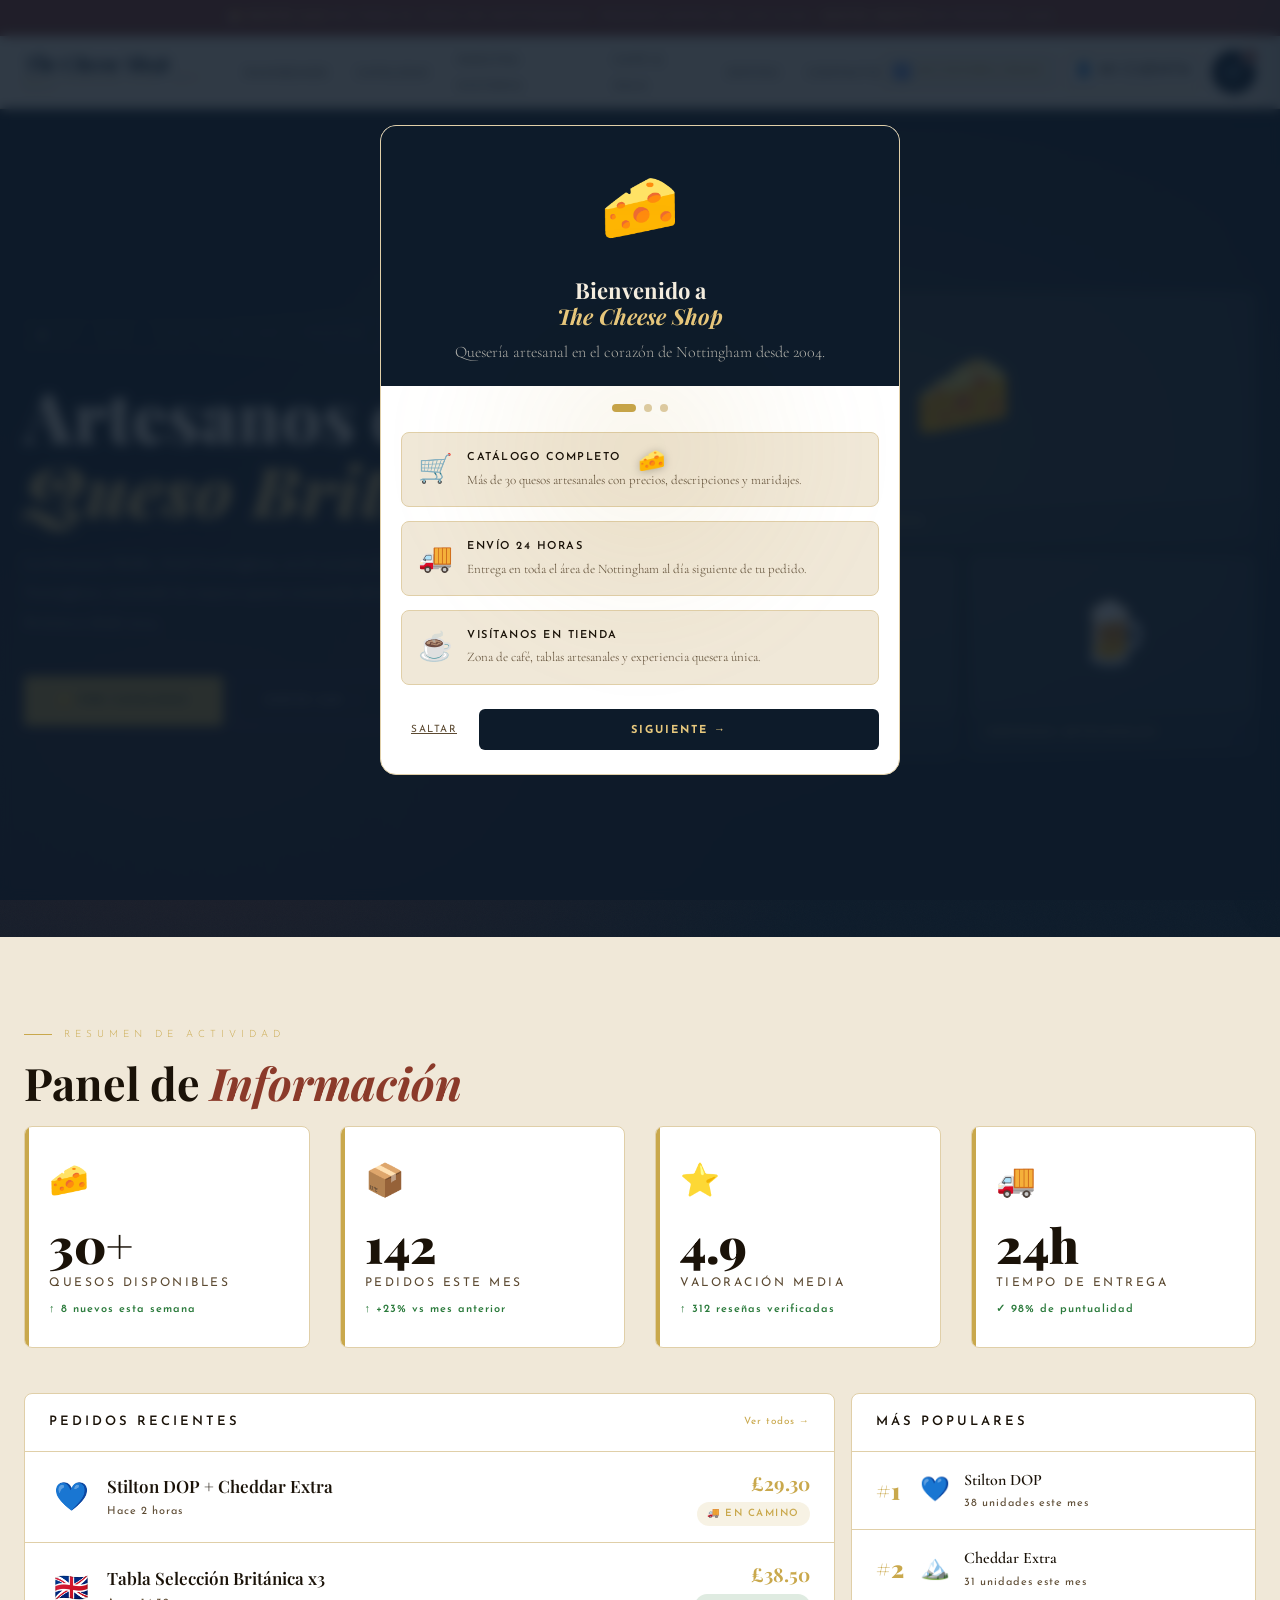
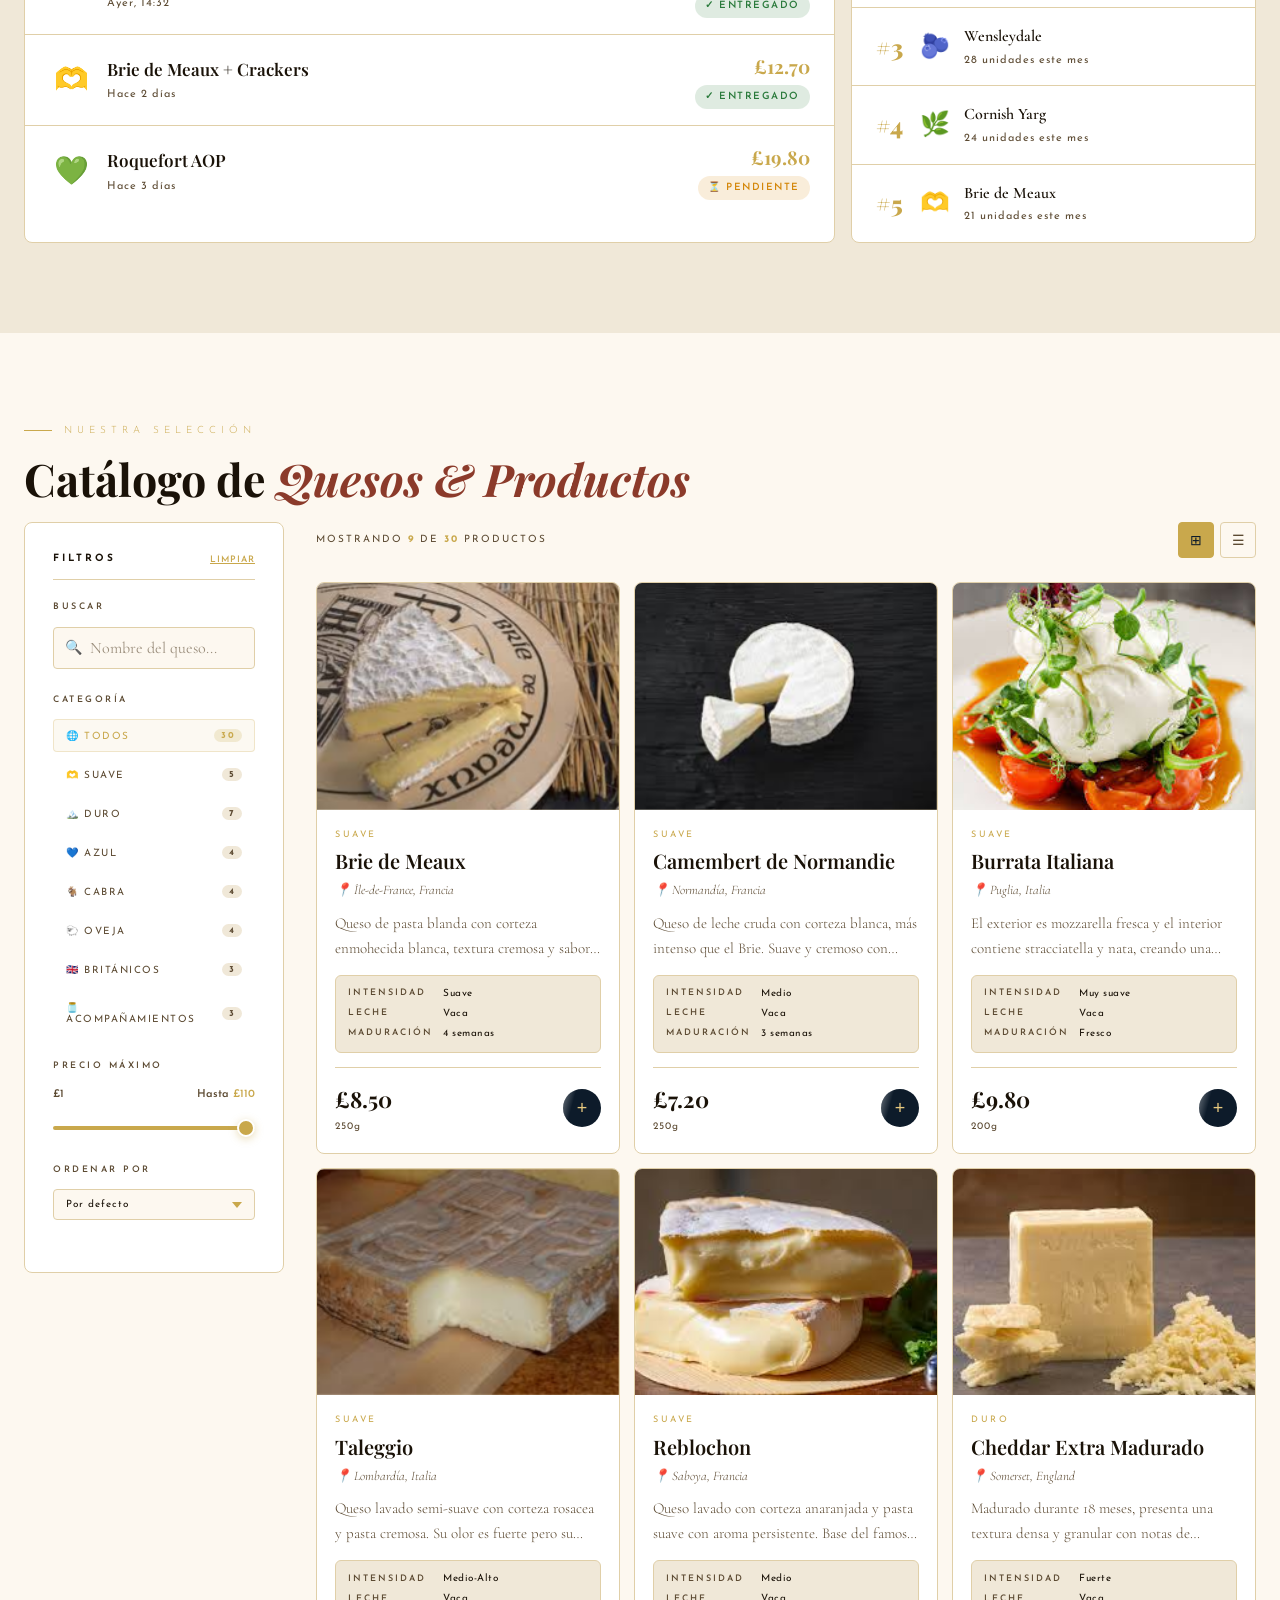
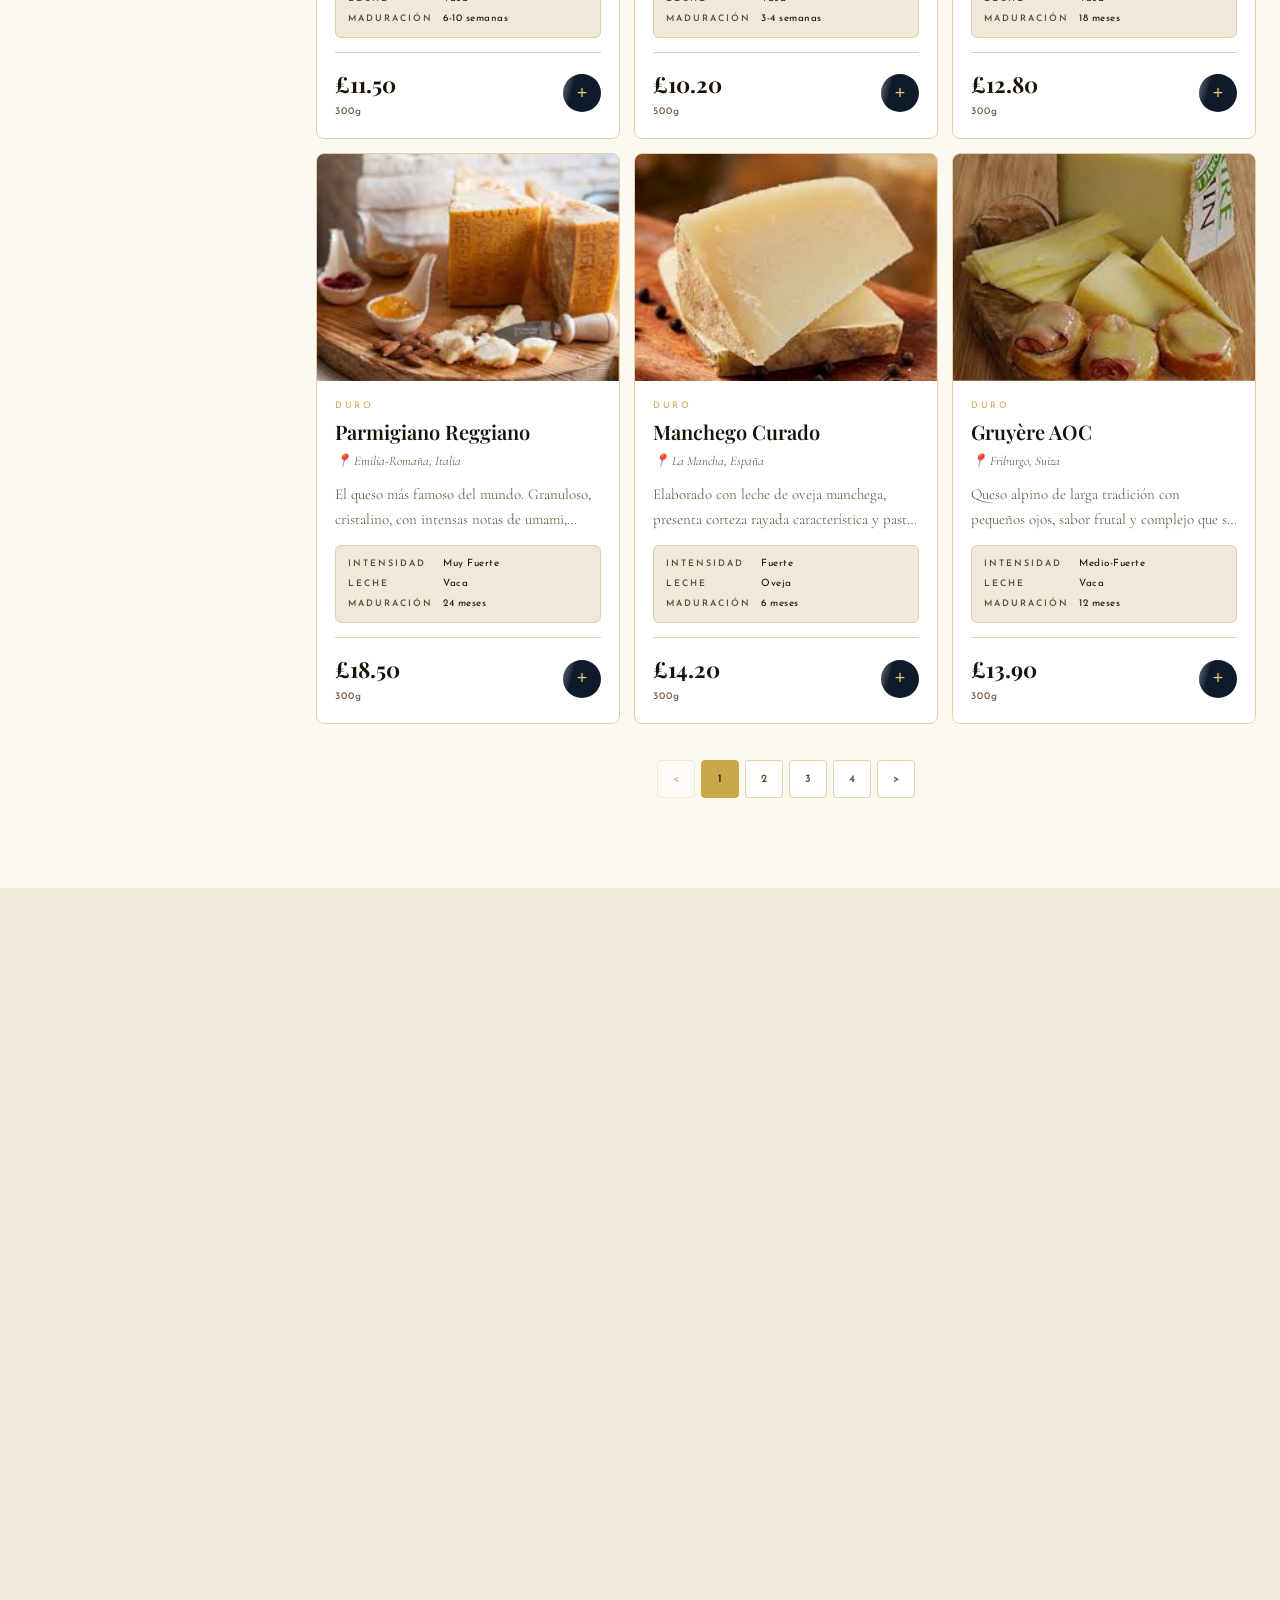
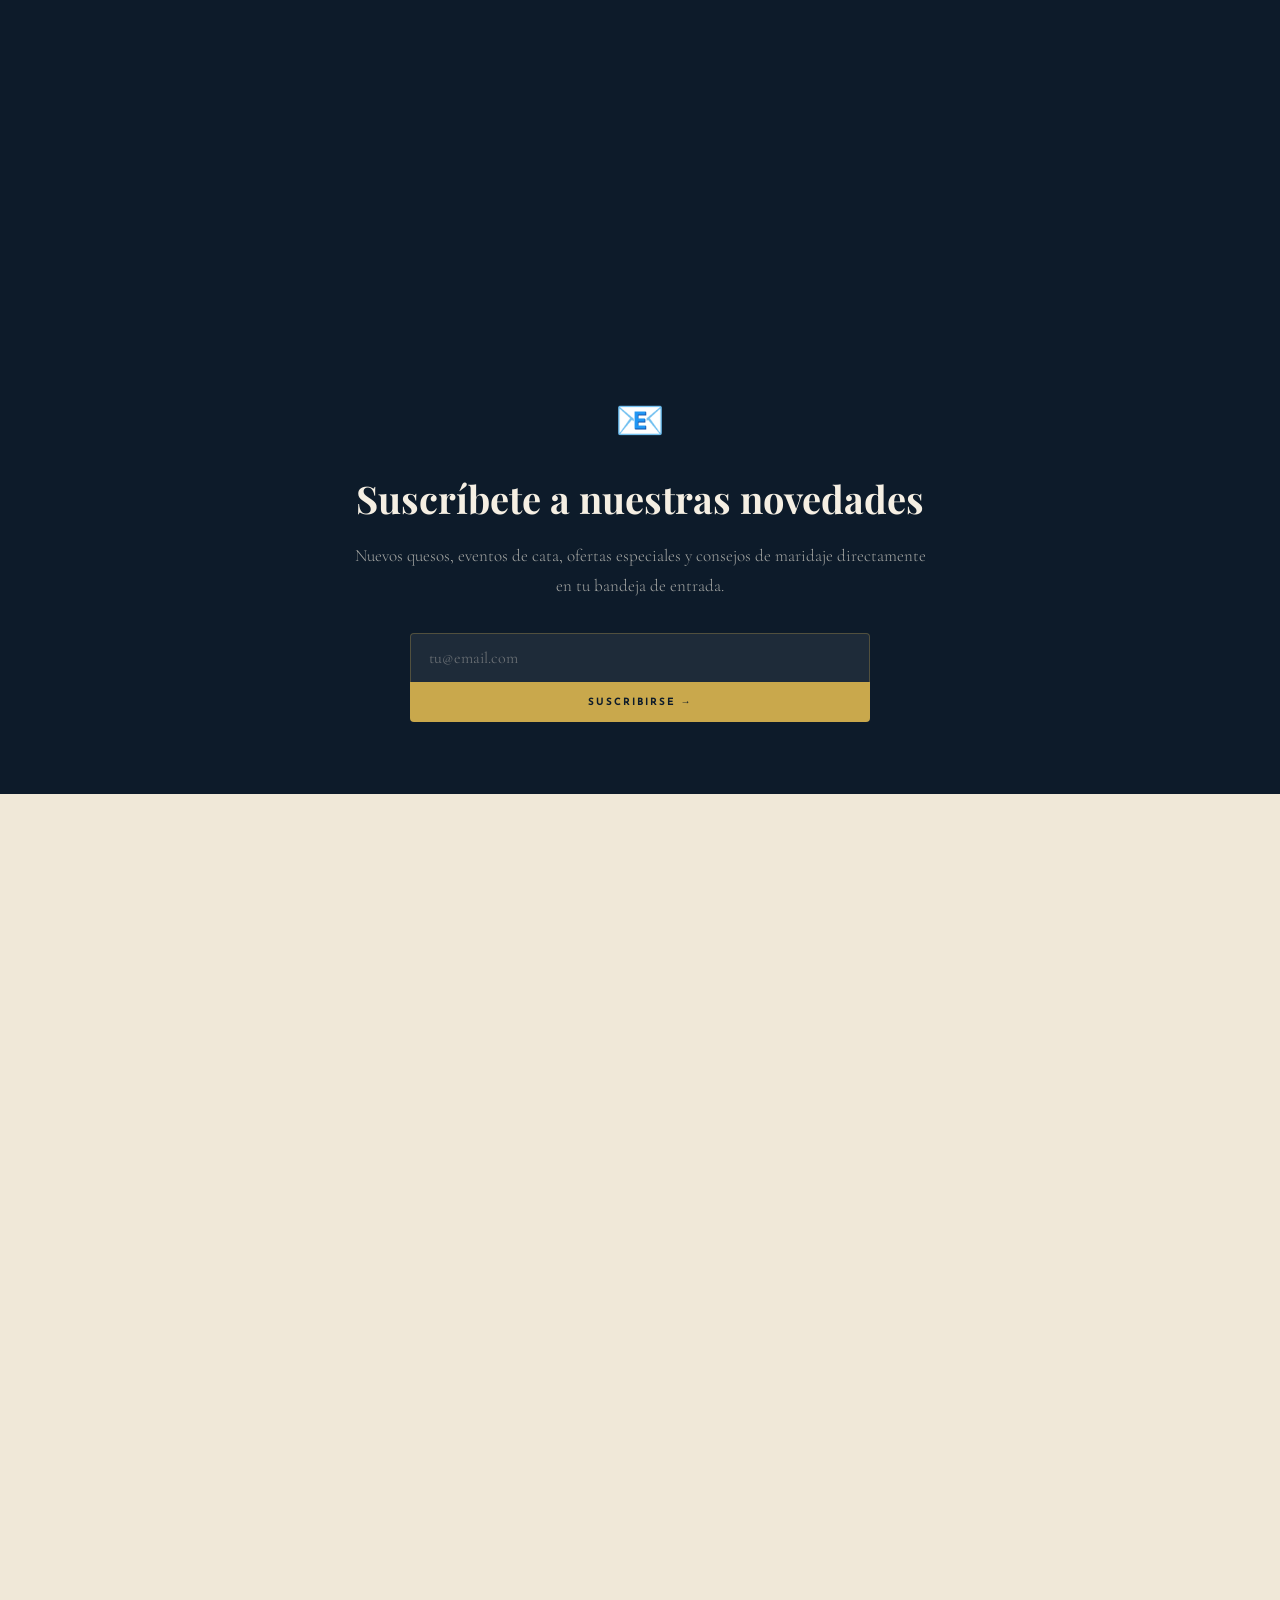
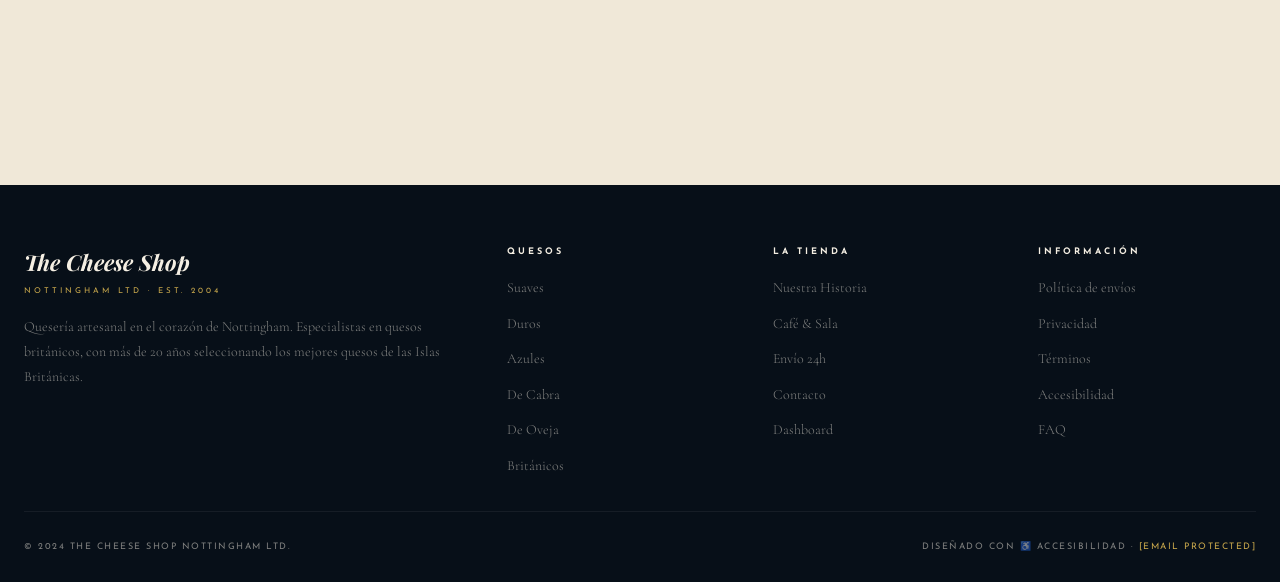
<file: index.html>
<!DOCTYPE html>
<html lang="es" data-theme="light">
<head>
<meta charset="UTF-8">
<meta name="viewport" content="width=device-width, initial-scale=1.0">
<title>The Cheese Shop Nottingham Ltd</title>
<meta name="description" content="Quesería artesanal en el centro de Nottingham. Especialistas en quesos británicos desde 2004. Envío 24h.">
<link rel="preconnect" href="https://fonts.googleapis.com">
<link rel="preconnect" href="https://fonts.gstatic.com" crossorigin>
<link rel="preconnect" href="https://images.unsplash.com">
<!-- Preload critical CSS -->
<link rel="preload" href="styles.css" as="style">
<link rel="preload" href="app.js" as="script">
<link href="https://fonts.googleapis.com/css2?family=Playfair+Display:ital,wght@0,400;0,600;0,700;0,900;1,400;1,700&family=Cormorant+Garamond:ital,wght@0,300;0,400;0,500;1,300;1,400&family=Josefin+Sans:wght@200;300;400;600;700&display=swap" rel="stylesheet">
<link rel="stylesheet" href="styles.css">
</head>
<body>

<!-- INDEX CHEESE FOG CURSOR -->
<div class="index-cursor-fog" id="index-cursor-fog" aria-hidden="true"></div>
<div class="index-cursor-cheese" id="index-cursor-cheese" aria-hidden="true">🧀</div>

<!-- SKIP LINK -->
<a href="#main-content" class="skip-link">Saltar al contenido principal</a>

<!-- ONBOARDING -->
<div class="onboarding-overlay" id="onboarding" role="dialog" aria-modal="true" aria-labelledby="onboarding-title">
  <!-- Step 1 -->
  <div class="onboarding-modal">
    <div class="onboarding-step active" id="step-1">
      <div class="onboarding-hero">
        <span class="onboarding-emoji" aria-hidden="true">🧀</span>
        <h2 class="onboarding-title" id="onboarding-title">Bienvenido a<br><em>The Cheese Shop</em></h2>
        <p class="onboarding-text">Quesería artesanal en el corazón de Nottingham desde 2004.</p>
      </div>
      <div class="onboarding-body">
        <div class="onboarding-progress" aria-label="Paso 1 de 3" role="progressbar" aria-valuenow="1" aria-valuemin="1" aria-valuemax="3">
          <div class="onboarding-dot active"></div>
          <div class="onboarding-dot"></div>
          <div class="onboarding-dot"></div>
        </div>
        <div class="onboarding-features">
          <div class="onboarding-feature">
            <span class="onboarding-feature-icon" aria-hidden="true">🛒</span>
            <div class="onboarding-feature-text">
              <h4>Catálogo Completo</h4>
              <p>Más de 30 quesos artesanales con precios, descripciones y maridajes.</p>
            </div>
          </div>
          <div class="onboarding-feature">
            <span class="onboarding-feature-icon" aria-hidden="true">🚚</span>
            <div class="onboarding-feature-text">
              <h4>Envío 24 horas</h4>
              <p>Entrega en toda el área de Nottingham al día siguiente de tu pedido.</p>
            </div>
          </div>
          <div class="onboarding-feature">
            <span class="onboarding-feature-icon" aria-hidden="true">☕</span>
            <div class="onboarding-feature-text">
              <h4>Visítanos en tienda</h4>
              <p>Zona de café, tablas artesanales y experiencia quesera única.</p>
            </div>
          </div>
        </div>
        <div class="onboarding-actions">
          <button class="onboarding-skip" onclick="closeOnboarding()" aria-label="Saltar introducción">Saltar</button>
          <button class="onboarding-next" onclick="nextStep(2)" aria-label="Siguiente paso">Siguiente →</button>
        </div>
      </div>
    </div>
    <!-- Step 2 -->
    <div class="onboarding-step" id="step-2">
      <div class="onboarding-hero">
        <span class="onboarding-emoji" aria-hidden="true">🔍</span>
        <h2 class="onboarding-title">Encuentra tu<br><em>queso perfecto</em></h2>
        <p class="onboarding-text">Usa filtros por categoría, precio y búsqueda para encontrar exactamente lo que buscas.</p>
      </div>
      <div class="onboarding-body">
        <div class="onboarding-progress" role="progressbar" aria-valuenow="2" aria-valuemin="1" aria-valuemax="3" aria-label="Paso 2 de 3">
          <div class="onboarding-dot"></div>
          <div class="onboarding-dot active"></div>
          <div class="onboarding-dot"></div>
        </div>
        <div class="onboarding-features">
          <div class="onboarding-feature">
            <span class="onboarding-feature-icon" aria-hidden="true">🏷️</span>
            <div class="onboarding-feature-text">
              <h4>Filtrar por categoría</h4>
              <p>Suave, Duro, Azul, Cabra, Oveja o Quesos Británicos especiales.</p>
            </div>
          </div>
          <div class="onboarding-feature">
            <span class="onboarding-feature-icon" aria-hidden="true">💷</span>
            <div class="onboarding-feature-text">
              <h4>Control de precio</h4>
              <p>Desliza el control para filtrar por tu presupuesto deseado.</p>
            </div>
          </div>
        </div>
        <div class="onboarding-actions">
          <button class="onboarding-skip" onclick="closeOnboarding()">Saltar</button>
          <button class="onboarding-next" onclick="nextStep(3)">Siguiente →</button>
        </div>
      </div>
    </div>
    <!-- Step 3 -->
    <div class="onboarding-step" id="step-3">
      <div class="onboarding-hero">
        <span class="onboarding-emoji" aria-hidden="true">♿</span>
        <h2 class="onboarding-title">Diseñado para<br><em>todos</em></h2>
        <p class="onboarding-text">Personaliza tu experiencia con el panel de accesibilidad en la parte superior.</p>
      </div>
      <div class="onboarding-body">
        <div class="onboarding-progress" role="progressbar" aria-valuenow="3" aria-valuemin="1" aria-valuemax="3" aria-label="Paso 3 de 3">
          <div class="onboarding-dot"></div>
          <div class="onboarding-dot"></div>
          <div class="onboarding-dot active"></div>
        </div>
        <div class="onboarding-features">
          <div class="onboarding-feature">
            <span class="onboarding-feature-icon" aria-hidden="true">🌙</span>
            <div class="onboarding-feature-text">
              <h4>Modo Oscuro / Claro</h4>
              <p>Cambia el tema para mayor comodidad visual en cualquier condición.</p>
            </div>
          </div>
          <div class="onboarding-feature">
            <span class="onboarding-feature-icon" aria-hidden="true">⌨️</span>
            <div class="onboarding-feature-text">
              <h4>Navegación completa</h4>
              <p>Todo accesible con teclado (Tab, Enter, Escape) y lectores de pantalla.</p>
            </div>
          </div>
        </div>
        <div class="onboarding-actions">
          <button class="onboarding-skip" onclick="closeOnboarding()">Saltar</button>
          <button class="onboarding-next" onclick="closeOnboarding()" style="background: var(--gold); color: var(--navy);">¡Empezar! 🧀</button>
        </div>
      </div>
    </div>
  </div>
</div>

<!-- ACCESSIBILITY MODAL -->
<div class="a11y-modal-overlay" id="a11y-modal-overlay" role="dialog" aria-modal="true" aria-labelledby="a11y-modal-title" aria-hidden="true">
  <div class="a11y-modal" id="a11y-modal-inner">
    <div class="a11y-modal-header">
      <h2 class="a11y-modal-title" id="a11y-modal-title">♿ <span data-i18n="a11y_panel">Panel de Accesibilidad</span></h2>
      <button class="a11y-modal-close" onclick="closeA11yPanel()" aria-label="Cerrar panel de accesibilidad">✕</button>
    </div>
    <div class="a11y-modal-grid">
      <div class="a11y-card">
        <div class="a11y-card-icon">🌙</div>
        <div class="a11y-card-info">
          <div class="a11y-card-title" data-i18n="a11y_dark">Modo Oscuro</div>
          <div class="a11y-card-desc" data-i18n="a11y_dark_desc">Reduce la fatiga visual</div>
        </div>
        <button class="a11y-toggle" id="theme-btn" onclick="toggleTheme()" aria-pressed="false" aria-label="Alternar modo oscuro">
          <span class="a11y-toggle-knob"></span>
        </button>
      </div>
      <div class="a11y-card">
        <div class="a11y-card-icon">⚪</div>
        <div class="a11y-card-info">
          <div class="a11y-card-title" data-i18n="a11y_contrast">Alto Contraste</div>
          <div class="a11y-card-desc" data-i18n="a11y_contrast_desc">Mejora la legibilidad</div>
        </div>
        <button class="a11y-toggle" id="contrast-btn" onclick="toggleHighContrast()" aria-pressed="false" aria-label="Alternar alto contraste">
          <span class="a11y-toggle-knob"></span>
        </button>
      </div>
      <div class="a11y-card a11y-card-wide">
        <div class="a11y-card-icon">T</div>
        <div class="a11y-card-info">
          <div class="a11y-card-title" data-i18n="a11y_spacing">Espaciado de Texto</div>
          <div class="a11y-card-desc" data-i18n="a11y_spacing_desc">Ajusta la separación</div>
        </div>
        <div class="a11y-seg" role="group" aria-label="Espaciado de texto">
          <button class="a11y-seg-btn active" id="spacing-normal" onclick="setSpacing('normal',this)" data-i18n="spacing_normal">Normal</button>
          <button class="a11y-seg-btn" id="spacing-wide" onclick="setSpacing('wide',this)" data-i18n="spacing_wide">Amplio</button>
          <button class="a11y-seg-btn" id="spacing-extra" onclick="setSpacing('extra',this)" data-i18n="spacing_extra">Extra</button>
        </div>
      </div>
      <!-- Font size control -->
      <div class="a11y-card a11y-card-wide">
        <div class="a11y-card-icon" aria-hidden="true">Aa</div>
        <div class="a11y-card-info">
          <div class="a11y-card-title">Tamaño de Letra</div>
          <div class="a11y-card-desc">Ajusta el tamaño del texto</div>
        </div>
        <div class="a11y-seg" role="group" aria-label="Tamaño de fuente">
          <button class="a11y-seg-btn active" id="font-sm" onclick="setFontSize('small',this)" aria-pressed="false">Pequeño</button>
          <button class="a11y-seg-btn active" id="font-md" onclick="setFontSize('normal',this)" aria-pressed="true">Normal</button>
          <button class="a11y-seg-btn" id="font-lg" onclick="setFontSize('large',this)" aria-pressed="false">Grande</button>
        </div>
      </div>
      <!-- Reduced motion toggle -->
      <div class="a11y-card">
        <div class="a11y-card-icon" aria-hidden="true">🎞</div>
        <div class="a11y-card-info">
          <div class="a11y-card-title">Reducir Movimiento</div>
          <div class="a11y-card-desc">Desactiva animaciones</div>
        </div>
        <button class="a11y-toggle" id="motion-btn" onclick="toggleReducedMotion()" aria-pressed="false" aria-label="Reducir movimiento y animaciones">
          <span class="a11y-toggle-knob"></span>
        </button>
      </div>
      <div class="a11y-card a11y-card-wide">
        <div class="a11y-card-icon">🌐</div>
        <div class="a11y-card-info">
          <div class="a11y-card-title" data-i18n="a11y_lang">Idioma</div>
          <div class="a11y-card-desc" data-i18n="a11y_lang_desc">Cambia el idioma del sitio</div>
        </div>
        <div class="a11y-seg" role="group" aria-label="Seleccionar idioma">
          <button class="a11y-seg-btn active" id="lang-es" onclick="setLanguage('es',this)">🇪🇸 Español</button>
          <button class="a11y-seg-btn" id="lang-en" onclick="setLanguage('en',this)">🇬🇧 English</button>
        </div>
      </div>
    </div>
    <div class="a11y-modal-footer">
      💡 <span data-i18n="a11y_autosave">Tus preferencias se guardan automáticamente</span>
    </div>
  </div>
</div>

<!-- ANNOUNCEMENT -->
<div class="announcement" role="banner" aria-live="polite">
  🚚 <strong>Envío 24h</strong> en toda el área de Nottingham · Pedidos antes de las 12:00 · <strong>Envío gratis</strong> en pedidos +£40
</div>

<!-- NAVBAR -->
<nav id="main-nav" role="navigation" aria-label="Navegación principal">
  <div class="nav-inner">
    <a class="nav-logo" href="#hero" aria-label="The Cheese Shop Nottingham - Inicio">
      <span class="nav-logo-name">The Cheese Shop</span>
      <span class="nav-logo-sub">Nottingham Ltd · Est. 2004</span>
    </a>
    <button class="hamburger" id="hamburger-btn" aria-expanded="false" aria-controls="nav-links" aria-label="Abrir menú de navegación" onclick="toggleMenu()">
      <span></span><span></span><span></span>
    </button>
    <ul class="nav-links" id="nav-links" role="menubar">
      <li role="none"><a href="#dashboard" role="menuitem" data-i18n="nav_dashboard">Dashboard</a></li>
      <li role="none"><a href="#catalog" role="menuitem" data-i18n="nav_catalog">Catálogo</a></li>
      <li role="none"><a href="#story" role="menuitem" data-i18n="nav_story">Nuestra Historia</a></li>
      <li role="none"><a href="#cafe" role="menuitem" data-i18n="nav_cafe">Café & Sala</a></li>
      <li role="none"><a href="#delivery" role="menuitem" data-i18n="nav_delivery">Envíos</a></li>
      <li role="none"><a href="#contact" role="menuitem" data-i18n="nav_contact">Contacto</a></li>
    </ul>
    <div class="nav-actions">
      <button class="nav-a11y-btn" onclick="openA11yPanel()" aria-label="Abrir panel de accesibilidad" id="a11y-nav-btn">
        ♿ <span data-i18n="nav_accessibility">Accesibilidad</span>
      </button>
      <a href="login.html" class="nav-account-btn" aria-label="Iniciar sesión en tu cuenta">
        👤 <span data-i18n="nav_account">Mi cuenta</span>
      </a>
      <button class="nav-cart-btn" onclick="openCart()" aria-label="Abrir carrito de compra, 0 artículos" id="cart-btn">
        🛒
        <span class="cart-count" id="cart-count" aria-hidden="true">0</span>
      </button>
    </div>
  </div>
</nav>

<!-- MAIN CONTENT -->
<main id="main-content">

<!-- HERO -->
<section class="hero" id="hero" aria-labelledby="hero-title">
  <div class="hero-bg" aria-hidden="true"></div>
  <div class="hero-noise" aria-hidden="true"></div>
  <div class="hero-inner">
    <div class="hero-content">
      <div class="hero-eyebrow" aria-hidden="true">Est. 2004 · Centro de Nottingham</div>
      <h1 class="hero-title" id="hero-title">
        Artesanos del<br>
        <em>Queso Británico</em>
      </h1>
      <p class="hero-desc">
        Los hermanos Webb y Rob Freckingham, en el corazón de Nottingham, reuniendo los mejores quesos artesanales de las Islas Británicas desde 2004.
      </p>
      <div class="hero-btns">
        <a href="#catalog" class="btn-gold">🧀 Ver Catálogo</a>
        <a href="#delivery" class="btn-ghost">Envío 24h →</a>
      </div>
    </div>
    <div class="hero-visual" aria-hidden="true">
      <div class="hero-cards-grid">
        <div class="hero-card">
          <div class="hero-card-img">🧀</div>
          <div class="hero-card-label">Selección Artesanal Británica</div>
        </div>
        <div class="hero-card">
          <div class="hero-card-img">🫙</div>
          <div class="hero-card-label">Salsas & Chutney</div>
        </div>
        <div class="hero-card">
          <div class="hero-card-img">🍺</div>
          <div class="hero-card-label">Cervezas Artesanales</div>
        </div>
      </div>
    </div>
  </div>
</section>



<!-- DASHBOARD -->
<section class="section" id="dashboard" aria-labelledby="dashboard-title">
  <div class="container">
    <div class="section-eyebrow">Resumen de actividad</div>
    <h2 class="section-title" id="dashboard-title">Panel de <em>Información</em></h2>
    <div class="dashboard-grid" role="list" aria-label="Estadísticas de la tienda">
      <div class="dash-stat reveal" role="listitem">
        <span class="dash-stat-icon" aria-hidden="true">🧀</span>
        <div class="dash-stat-value" id="stat-products">30+</div>
        <div class="dash-stat-label">Quesos disponibles</div>
        <div class="dash-stat-trend trend-up" aria-label="Tendencia al alza">↑ 8 nuevos esta semana</div>
      </div>
      <div class="dash-stat reveal reveal-delay-1" role="listitem">
        <span class="dash-stat-icon" aria-hidden="true">📦</span>
        <div class="dash-stat-value" id="stat-orders">142</div>
        <div class="dash-stat-label">Pedidos este mes</div>
        <div class="dash-stat-trend trend-up" aria-label="Tendencia al alza">↑ +23% vs mes anterior</div>
      </div>
      <div class="dash-stat reveal reveal-delay-2" role="listitem">
        <span class="dash-stat-icon" aria-hidden="true">⭐</span>
        <div class="dash-stat-value">4.9</div>
        <div class="dash-stat-label">Valoración media</div>
        <div class="dash-stat-trend trend-up" aria-label="Valoración alta">↑ 312 reseñas verificadas</div>
      </div>
      <div class="dash-stat reveal reveal-delay-3" role="listitem">
        <span class="dash-stat-icon" aria-hidden="true">🚚</span>
        <div class="dash-stat-value">24h</div>
        <div class="dash-stat-label">Tiempo de entrega</div>
        <div class="dash-stat-trend trend-up" aria-label="Alta disponibilidad">✓ 98% de puntualidad</div>
      </div>
    </div>
    <div class="dashboard-bottom">
      <div class="dash-panel reveal">
        <div class="dash-panel-header">
          <h3 class="dash-panel-title">Pedidos Recientes</h3>
          <span style="font-family:'Josefin Sans';font-size:10px;letter-spacing:1px;color:var(--gold);">Ver todos →</span>
        </div>
        <div class="dash-panel-body" id="recent-orders"></div>
      </div>
      <div class="dash-panel reveal reveal-delay-1">
        <div class="dash-panel-header">
          <h3 class="dash-panel-title">Más Populares</h3>
        </div>
        <div class="dash-panel-body" id="top-products"></div>
      </div>
    </div>
  </div>
</section>

<!-- CATALOG -->
<section class="section" id="catalog" aria-labelledby="catalog-title">
  <div class="container">
    <div class="section-eyebrow">Nuestra selección</div>
    <h2 class="section-title" id="catalog-title">Catálogo de <em>Quesos & Productos</em></h2>
    <div class="catalog-layout">
      <!-- FILTERS -->
      <aside aria-label="Filtros de búsqueda" id="filters-aside">
        <div class="filters-panel">
          <div class="filter-title">
            Filtros
            <button class="filter-reset" onclick="resetFilters()" aria-label="Limpiar todos los filtros">Limpiar</button>
          </div>
          <div class="filter-group">
            <label class="filter-group-label" for="search-input">Buscar</label>
            <div class="search-input-wrap">
              <span class="search-icon" aria-hidden="true">🔍</span>
              <input type="search" id="search-input" class="search-input" placeholder="Nombre del queso..." aria-label="Buscar queso por nombre" oninput="applyFilters()">
            </div>
          </div>
          <div class="filter-group">
            <span class="filter-group-label" id="cat-filter-label">Categoría</span>
            <ul class="cat-filter-list" role="listbox" aria-labelledby="cat-filter-label" id="cat-filter-list">
              <li role="option" aria-selected="true">
                <button class="cat-filter-btn active" data-cat="all" onclick="setCatFilter('all',this)" aria-pressed="true">
                  🌐 Todos <span class="cat-filter-count" id="count-all">30</span>
                </button>
              </li>
              <li role="option" aria-selected="false">
                <button class="cat-filter-btn" data-cat="soft" onclick="setCatFilter('soft',this)" aria-pressed="false">
                  🫶 Suave <span class="cat-filter-count" id="count-soft">5</span>
                </button>
              </li>
              <li role="option" aria-selected="false">
                <button class="cat-filter-btn" data-cat="hard" onclick="setCatFilter('hard',this)" aria-pressed="false">
                  🏔️ Duro <span class="cat-filter-count" id="count-hard">7</span>
                </button>
              </li>
              <li role="option" aria-selected="false">
                <button class="cat-filter-btn" data-cat="blue" onclick="setCatFilter('blue',this)" aria-pressed="false">
                  💙 Azul <span class="cat-filter-count" id="count-blue">4</span>
                </button>
              </li>
              <li role="option" aria-selected="false">
                <button class="cat-filter-btn" data-cat="goat" onclick="setCatFilter('goat',this)" aria-pressed="false">
                  🐐 Cabra <span class="cat-filter-count" id="count-goat">4</span>
                </button>
              </li>
              <li role="option" aria-selected="false">
                <button class="cat-filter-btn" data-cat="sheep" onclick="setCatFilter('sheep',this)" aria-pressed="false">
                  🐑 Oveja <span class="cat-filter-count" id="count-sheep">4</span>
                </button>
              </li>
              <li role="option" aria-selected="false">
                <button class="cat-filter-btn" data-cat="british" onclick="setCatFilter('british',this)" aria-pressed="false">
                  🇬🇧 Británicos <span class="cat-filter-count" id="count-british">3</span>
                </button>
              </li>
              <li role="option" aria-selected="false">
                <button class="cat-filter-btn" data-cat="accompaniment" onclick="setCatFilter('accompaniment',this)" aria-pressed="false">
                  🫙 Acompañamientos <span class="cat-filter-count" id="count-accompaniment">3</span>
                </button>
              </li>
            </ul>
          </div>
          <div class="filter-group">
            <span class="filter-group-label" id="price-label">Precio máximo</span>
            <div class="price-range-labels">
              <span class="price-label">£1</span>
              <span class="price-label">Hasta <span id="price-display">£110</span></span>
            </div>
            <input type="range" id="price-filter" min="1" max="110" value="110"
              aria-labelledby="price-label" aria-valuenow="110" aria-valuemin="1" aria-valuemax="110"
              oninput="updatePriceFilter(this)">
          </div>
          <div class="filter-group">
            <label class="filter-group-label" for="sort-select">Ordenar por</label>
            <select id="sort-select" class="sort-select" aria-label="Ordenar productos" onchange="applyFilters()">
              <option value="default">Por defecto</option>
              <option value="price-asc">Precio: menor a mayor</option>
              <option value="price-desc">Precio: mayor a menor</option>
              <option value="name-asc">Nombre: A–Z</option>
              <option value="name-desc">Nombre: Z–A</option>
              <option value="popular">Más populares</option>
            </select>
          </div>
        </div>
      </aside>
      <!-- PRODUCTS -->
      <div>
        <div class="catalog-header">
          <p class="catalog-count" aria-live="polite" aria-atomic="true" id="catalog-count">
            Mostrando <strong id="showing-count">30</strong> de <strong>30</strong> productos
          </p>
          <div class="view-toggle" role="group" aria-label="Cambiar vista">
            <button class="view-btn active" id="grid-btn" onclick="setView('grid')" aria-label="Vista cuadrícula" aria-pressed="true" title="Vista en cuadrícula">⊞</button>
            <button class="view-btn" id="list-btn" onclick="setView('list')" aria-label="Vista lista" aria-pressed="false" title="Vista en lista">☰</button>
          </div>
        </div>
        <div class="products-grid" id="products-grid" role="list" aria-label="Catálogo de productos"></div>
        <div class="pagination" id="pagination" role="navigation" aria-label="Paginación"></div>
      </div>
    </div>
  </div>
</section>

<!-- STORY -->
<section class="section" id="story" aria-labelledby="story-title">
  <div class="container">
    <div class="story-grid">
      <div class="story-img-area reveal">
        <div class="story-img-box" role="img" aria-label="Queso artesanal The Cheese Shop">🧀</div>
        <div class="story-float-badge" aria-hidden="true">
          <strong>2004</strong>
          Fundados
        </div>
        <div class="story-stats-grid">
          <div class="story-stat">
            <div class="story-stat-num">30+</div>
            <div class="story-stat-label">Quesos artesanales</div>
          </div>
          <div class="story-stat">
            <div class="story-stat-num">20+</div>
            <div class="story-stat-label">Años de experiencia</div>
          </div>
          <div class="story-stat">
            <div class="story-stat-num">24h</div>
            <div class="story-stat-label">Entrega local</div>
          </div>
          <div class="story-stat">
            <div class="story-stat-num">100%</div>
            <div class="story-stat-label">Artesanal</div>
          </div>
        </div>
      </div>
      <div class="reveal reveal-delay-1">
        <div class="section-eyebrow">Nuestra historia</div>
        <h2 class="section-title" id="story-title">Los hermanos Webb<br><em>& Freckingham</em></h2>
        <p class="section-body" style="margin-bottom:20px;">
          Ubicados en pleno centro de Nottingham, somos una quesería familiar fundada por los hermanos Webb y Rob Freckingham. Desde 2004 nos especializamos en quesos británicos de producción artesanal, cuidadosamente seleccionados de las mejores granjas de las Islas Británicas.
        </p>
        <p class="section-body" style="margin-bottom:36px;">
          Más que una tienda, somos un destino. Un lugar donde los amantes del queso pueden descubrir, degustar y llevarse a casa lo mejor de la tradición quesera británica, acompañado de salsas, cervezas, vinos y licores artesanales.
        </p>
        <a href="#contact" class="btn-primary">Visítanos en Nottingham →</a>
      </div>
    </div>
  </div>
</section>

<!-- CAFÉ -->
<section class="section" id="cafe" aria-labelledby="cafe-title">
  <div class="container">
    <div class="cafe-grid">
      <div class="cafe-media reveal" aria-hidden="true">
        <div class="cafe-img-lg">☕</div>
        <div class="cafe-img-sm">🧀</div>
        <div class="cafe-img-sm">🥂</div>
      </div>
      <div class="reveal reveal-delay-1">
        <div class="section-eyebrow">Nuestra sala</div>
        <h2 class="section-title" id="cafe-title">Un rincón para<br><em>disfrutar</em></h2>
        <p class="section-body">En The Cheese Shop no solo vendemos queso — ofrecemos una experiencia única en el corazón de Nottingham.</p>
        <div class="cafe-features">
          <div class="cafe-feature">
            <div class="cafe-feature-icon" aria-hidden="true">☕</div>
            <div>
              <h3 class="cafe-feature-title">Café de especialidad</h3>
              <p class="cafe-feature-desc">Sírvete un café artesanal mientras exploras nuestra selección o simplemente descansas del ajetreo de la ciudad.</p>
            </div>
          </div>
          <div class="cafe-feature">
            <div class="cafe-feature-icon" aria-hidden="true">🧀</div>
            <div>
              <h3 class="cafe-feature-title">Tablas de queso artesanales</h3>
              <p class="cafe-feature-desc">Ven con amigos y disfruta de una tabla seleccionada por nuestros expertos, con acompañamientos perfectos.</p>
            </div>
          </div>
          <div class="cafe-feature">
            <div class="cafe-feature-icon" aria-hidden="true">🤝</div>
            <div>
              <h3 class="cafe-feature-title">Espacio de reunión</h3>
              <p class="cafe-feature-desc">Ambiente íntimo y acogedor. Ideal para comidas informales con colegas o amigos en un entorno único.</p>
            </div>
          </div>
        </div>
      </div>
    </div>
  </div>
</section>

<!-- DELIVERY -->
<section id="delivery" aria-labelledby="delivery-title">
  <div class="container">
    <div class="delivery-grid">
      <div class="reveal">
        <div class="delivery-eyebrow">Servicio de paquetería</div>
        <h2 class="delivery-title" id="delivery-title">Quesos en tu puerta<br>en <em>24 horas</em></h2>
        <p class="delivery-text">Llevamos la experiencia de The Cheese Shop a toda el área de Nottingham. Nuestro servicio de paquetería garantiza que tus quesos lleguen frescos y perfectamente embalados.</p>
        <div class="delivery-steps" role="list">
          <div class="delivery-step" role="listitem">
            <div class="step-num" aria-hidden="true">01</div>
            <div>
              <div class="step-title">Elige tus quesos</div>
              <p class="step-desc">Selecciona en línea o llámanos para asesoramiento personalizado.</p>
            </div>
          </div>
          <div class="delivery-step" role="listitem">
            <div class="step-num" aria-hidden="true">02</div>
            <div>
              <div class="step-title">Embalaje especializado</div>
              <p class="step-desc">Cada queso se embala con cuidado para preservar su frescura y calidad óptimas.</p>
            </div>
          </div>
          <div class="delivery-step" role="listitem">
            <div class="step-num" aria-hidden="true">03</div>
            <div>
              <div class="step-title">Entrega en 24 horas</div>
              <p class="step-desc">Mensajería urgente en todo el área de Nottinghamshire. Pedidos antes de las 12:00.</p>
            </div>
          </div>
        </div>
      </div>
      <div class="delivery-badge-box reveal reveal-delay-1">
        <div class="delivery-badge-icon" aria-hidden="true">🚚</div>
        <div class="delivery-badge-title">Entrega<br>Garantizada<br>en 24h</div>
        <p class="delivery-badge-text">Cobertura: Nottingham y alrededores. Pedidos antes de las 12:00 para entrega al día siguiente.</p>
        <a href="#contact" class="btn-cream">Hacer un Pedido 📦</a>
      </div>
    </div>
  </div>
</section>

<!-- NEWSLETTER -->
<section class="newsletter" aria-labelledby="newsletter-title">
  <div class="newsletter-inner reveal">
    <div aria-hidden="true" style="font-size:40px;margin-bottom:16px;">📧</div>
    <h2 class="newsletter-title" id="newsletter-title">Suscríbete a nuestras novedades</h2>
    <p class="newsletter-text">Nuevos quesos, eventos de cata, ofertas especiales y consejos de maridaje directamente en tu bandeja de entrada.</p>
    <form class="newsletter-form-wrap" onsubmit="handleNewsletter(event)" novalidate>
      <label for="newsletter-email" class="sr-only" style="position:absolute;width:1px;height:1px;overflow:hidden;clip:rect(0,0,0,0);">Correo electrónico</label>
      <input type="email" id="newsletter-email" class="newsletter-input" placeholder="tu@email.com" aria-label="Tu correo electrónico" required>
      <button type="submit" class="newsletter-submit">Suscribirse →</button>
    </form>
  </div>
</section>

<!-- CONTACT -->
<section class="section" id="contact" aria-labelledby="contact-title">
  <div class="container">
    <div class="contact-grid">
      <div>
        <div class="section-eyebrow">Encuéntranos</div>
        <h2 class="section-title" id="contact-title">Visítanos o<br><em>contáctanos</em></h2>
        <p class="section-body">Estamos en el corazón de Nottingham. Ven, realiza un pedido o simplemente charla sobre queso con nuestro equipo.</p>
        <div class="contact-info-list">
          <div class="contact-info-item reveal">
            <div class="contact-icon" aria-hidden="true">📍</div>
            <div>
              <div class="contact-info-label">Dirección</div>
              <div class="contact-info-value">6 Flying Horse Walk<br>Nottingham City Centre<br>NG1 2HN, United Kingdom</div>
            </div>
          </div>
          <div class="contact-info-item reveal reveal-delay-1">
            <div class="contact-icon" aria-hidden="true">🕐</div>
            <div>
              <div class="contact-info-label">Horario</div>
              <div class="contact-info-value">Lun–Vie: 9:00 – 17:30<br>Sábado: 9:00 – 17:00<br>Domingo: 10:00 – 15:00</div>
            </div>
          </div>
          <div class="contact-info-item reveal reveal-delay-2">
            <div class="contact-icon" aria-hidden="true">📞</div>
            <div>
              <div class="contact-info-label">Teléfono</div>
              <div class="contact-info-value">
                <a href="tel:+441159418011" style="color:inherit;text-decoration:none;">+44 (0)115 941 8011</a>
              </div>
            </div>
          </div>
          <div class="contact-info-item reveal reveal-delay-3">
            <div class="contact-icon" aria-hidden="true">✉️</div>
            <div>
              <div class="contact-info-label">Email</div>
              <div class="contact-info-value">
                <a href="/cdn-cgi/l/email-protection#f79e999198b7839f92949f92928492849f9887d99498d9829c" style="color:var(--gold);"><span class="__cf_email__" data-cfemail="e48d8a828ba4908c81878c81819781978c8b94ca878bca918f">[email&#160;protected]</span></a>
              </div>
            </div>
          </div>
        </div>
      </div>
      <div class="reveal reveal-delay-1">
        <div class="form-card">
          <h3 class="form-heading">Realizar un pedido</h3>
          <form id="order-form" onsubmit="handleFormSubmit(event)" novalidate aria-label="Formulario de pedido">
            <div class="form-row">
              <div class="form-field">
                <label class="form-label" for="fname">Nombre <span class="req" aria-hidden="true">*</span></label>
                <input type="text" id="fname" class="form-input" placeholder="Tu nombre" autocomplete="given-name" required aria-required="true" oninput="validateField(this)">
                <div class="form-hint" role="alert" aria-live="polite" id="fname-hint"></div>
              </div>
              <div class="form-field">
                <label class="form-label" for="lname">Apellidos <span class="req" aria-hidden="true">*</span></label>
                <input type="text" id="lname" class="form-input" placeholder="Tus apellidos" autocomplete="family-name" required aria-required="true" oninput="validateField(this)">
                <div class="form-hint" role="alert" aria-live="polite" id="lname-hint"></div>
              </div>
            </div>
            <div class="form-field">
              <label class="form-label" for="email">Email <span class="req" aria-hidden="true">*</span></label>
              <input type="email" id="email" class="form-input" placeholder="tu@email.com" autocomplete="email" required aria-required="true" oninput="validateField(this)">
              <div class="form-hint" role="alert" aria-live="polite" id="email-hint"></div>
            </div>
            <div class="form-field">
              <label class="form-label" for="address">Dirección de entrega <span class="req" aria-hidden="true">*</span></label>
              <input type="text" id="address" class="form-input" placeholder="Tu dirección en Nottingham" autocomplete="street-address" required aria-required="true" oninput="validateField(this)">
              <div class="form-hint" role="alert" aria-live="polite" id="address-hint"></div>
            </div>
            <div class="form-field">
              <label class="form-label" for="category">Tipo de producto</label>
              <select id="category" class="form-select" aria-label="Seleccionar tipo de queso o producto"
                onchange="renderProductPicker(this.value)">
                <option value="">Selecciona una categoría</option>
                <option value="soft">🫶 Quesos Suaves</option>
                <option value="hard">🏔️ Quesos Duros</option>
                <option value="blue">💙 Quesos Azules</option>
                <option value="goat">🐐 Quesos de Cabra</option>
                <option value="sheep">🐑 Quesos de Oveja</option>
                <option value="british">🇬🇧 Británicos</option>
                <option value="accompaniment">🫙 Salsas & Acompañamientos</option>
              </select>
            </div>
            <!-- Dynamic product picker -->
            <div id="product-picker-wrap"></div>
            <!-- Selected products summary -->
            <div class="picker-selected-wrap" id="picker-selected-wrap">
              <div class="picker-selected-title">🧀 Productos seleccionados</div>
              <ul class="picker-selected-list" id="picker-selected-list"></ul>
              <div class="picker-total" id="picker-total"></div>
            </div>
            <div class="form-field">
              <label class="form-label" for="message">Mensaje o solicitud especial</label>
              <textarea id="message" class="form-textarea" placeholder="Cuéntanos qué necesitas, cantidad, ocasión especial..." aria-label="Mensaje opcional" rows="4"></textarea>
            </div>
            <button type="submit" class="form-submit-btn" id="submit-btn" aria-live="polite">
              <span id="btn-text">Enviar Pedido</span> →
            </button>
          </form>
        </div>
      </div>
    </div>
  </div>
</section>

</main><!-- /main -->

<!-- FOOTER -->
<footer role="contentinfo">
  <div class="footer-grid">
    <div>
      <div class="footer-brand-logo">The Cheese Shop</div>
      <div class="footer-brand-sub">Nottingham Ltd · Est. 2004</div>
      <p class="footer-brand-text">Quesería artesanal en el corazón de Nottingham. Especialistas en quesos británicos, con más de 20 años seleccionando los mejores quesos de las Islas Británicas.</p>
    </div>
    <div class="footer-col">
      <h2 class="footer-col-title">Quesos</h2>
      <ul>
        <li><a href="#catalog">Suaves</a></li>
        <li><a href="#catalog">Duros</a></li>
        <li><a href="#catalog">Azules</a></li>
        <li><a href="#catalog">De Cabra</a></li>
        <li><a href="#catalog">De Oveja</a></li>
        <li><a href="#catalog">Británicos</a></li>
      </ul>
    </div>
    <div class="footer-col">
      <h2 class="footer-col-title">La Tienda</h2>
      <ul>
        <li><a href="#story">Nuestra Historia</a></li>
        <li><a href="#cafe">Café & Sala</a></li>
        <li><a href="#delivery">Envío 24h</a></li>
        <li><a href="#contact">Contacto</a></li>
        <li><a href="#dashboard">Dashboard</a></li>
      </ul>
    </div>
    <div class="footer-col">
      <h2 class="footer-col-title">Información</h2>
      <ul>
        <li><a href="#">Política de envíos</a></li>
        <li><a href="#">Privacidad</a></li>
        <li><a href="#">Términos</a></li>
        <li><a href="#">Accesibilidad</a></li>
        <li><a href="#">FAQ</a></li>
      </ul>
    </div>
  </div>
  <div class="footer-bottom">
    <span>© 2024 The Cheese Shop Nottingham Ltd.</span>
    <span>Diseñado con ♿ accesibilidad · <a href="/cdn-cgi/l/email-protection#ea83848c85aa9e828f89828f8f998f9982859ac48985c49f81"><span class="__cf_email__" data-cfemail="2a43444c456a5e424f49424f4f594f5942455a044945045f41">[email&#160;protected]</span></a></span>
  </div>
</footer>

<!-- PRODUCT MODAL -->
<div class="modal-overlay" id="product-modal" role="dialog" aria-modal="true" aria-labelledby="modal-product-name" onclick="handleModalOverlayClick(event)">
  <div class="modal" id="modal-inner">
    <button class="modal-close" onclick="closeModal()" aria-label="Cerrar detalle del producto">✕</button>
    <div class="modal-hero-img" id="modal-img-bg">
      <span id="modal-emoji" style="font-size:100px;"></span>
    </div>
    <div class="modal-body">
      <div class="modal-meta">
        <span class="modal-cat" id="modal-cat"></span>
        <span class="modal-origin" id="modal-origin"></span>
      </div>
      <h2 class="modal-name" id="modal-product-name"></h2>
      <p class="modal-tagline" id="modal-tagline"></p>
      <p class="modal-description" id="modal-desc"></p>
      <div class="modal-attributes" id="modal-attrs"></div>
      <div class="modal-pairing" id="modal-pairing-wrap">
        <div class="modal-pairing-title">🍷 Maridaje Recomendado</div>
        <p class="modal-pairing-text" id="modal-pairing"></p>
      </div>
      <div class="modal-purchase">
        <div>
          <div class="modal-price">
            £<span id="modal-price">0.00</span>
            <small id="modal-weight-label"></small>
          </div>
        </div>
        <div class="qty-control" role="group" aria-label="Cantidad">
          <button class="qty-btn" onclick="changeQty(-1)" aria-label="Reducir cantidad">−</button>
          <input type="number" class="qty-display" id="modal-qty" value="1" min="1" max="20" readonly aria-label="Cantidad seleccionada">
          <button class="qty-btn" onclick="changeQty(1)" aria-label="Aumentar cantidad">+</button>
        </div>
        <button class="modal-add-btn" id="modal-add-btn" onclick="addToCartFromModal()" aria-label="Añadir al carrito">
          🛒 Añadir al Carrito
        </button>
      </div>
    </div>
  </div>
</div>

<!-- CART SIDEBAR -->
<div class="cart-overlay" id="cart-overlay" onclick="closeCart()" aria-hidden="true"></div>
<aside class="cart-sidebar" id="cart-sidebar" role="complementary" aria-label="Carrito de compra" aria-hidden="true">
  <div class="cart-header">
    <h2 class="cart-title">🛒 Tu Carrito</h2>
    <button class="cart-close" onclick="closeCart()" aria-label="Cerrar carrito">✕</button>
  </div>
  <div class="cart-empty" id="cart-empty">
    <div class="cart-empty-icon">🧀</div>
    <div class="cart-empty-text">Tu carrito está vacío</div>
    <p class="cart-empty-sub">Explora nuestro catálogo y añade tus quesos favoritos.</p>
  </div>
  <div class="cart-items" id="cart-items-list" role="list" aria-label="Artículos en el carrito"></div>
  <div class="cart-footer" id="cart-footer" style="display:none;">
    <div class="cart-subtotal">
      <span class="cart-subtotal-label">Total</span>
      <span class="cart-subtotal-value">£<span id="cart-total">0.00</span></span>
    </div>
    <div class="cart-note" aria-label="Envío gratuito disponible">✅ Envío gratis en pedidos +£40</div>
    <button class="cart-checkout-btn" onclick="handleCheckout()" aria-label="Proceder al pago">
      Proceder al Pago →
    </button>
  </div>
</aside>

<!-- TOAST CONTAINER -->
<div class="toast-container" id="toast-container" role="status" aria-live="polite" aria-atomic="true"></div>

<!-- Inline fallback: onboarding critical functions available before app.js -->
<script>
function nextStep(n) {
  document.querySelectorAll('.onboarding-step').forEach(function(s) { s.classList.remove('active'); });
  var step = document.getElementById('step-' + n);
  if (step) { step.classList.add('active'); var btn = step.querySelector('button'); if(btn) btn.focus(); }
}
function closeOnboarding() {
  var ob = document.getElementById('onboarding');
  if (ob) ob.classList.add('hidden');
  try { sessionStorage.setItem('onboarding-seen', '1'); } catch(e) {}
  var mc = document.getElementById('main-content');
  if (mc) mc.focus();
}
</script>
<script src="app.js" defer></script>
</body>
</html>
</file>
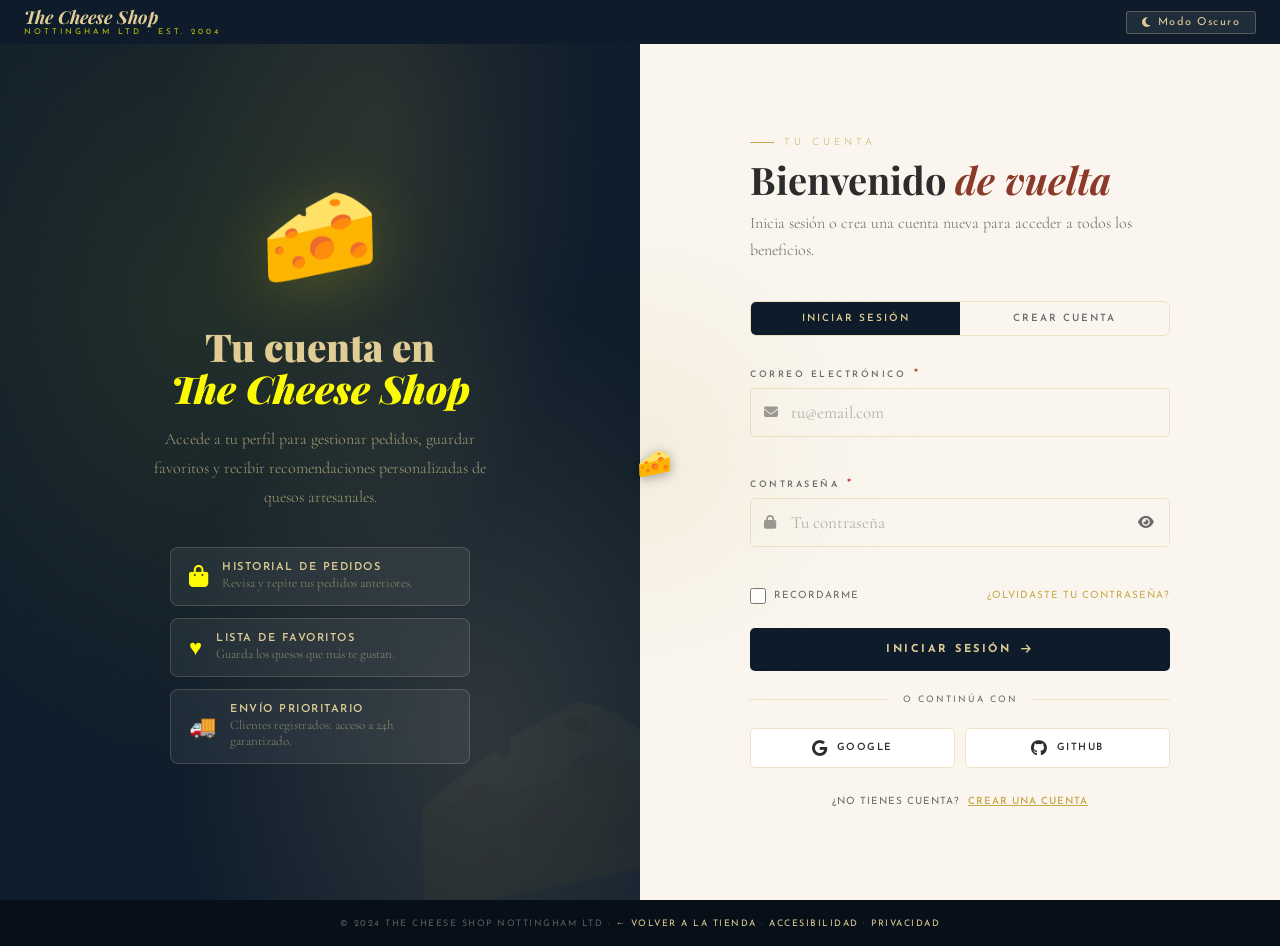
<file: login.html>
<!DOCTYPE html>
<html lang="es" data-theme="light">
<head>
<meta charset="UTF-8">
<meta name="viewport" content="width=device-width, initial-scale=1.0">
<title>Iniciar Sesión · The Cheese Shop Nottingham</title>
<meta name="description" content="Accede a tu cuenta en The Cheese Shop Nottingham. Gestiona tus pedidos y preferencias de quesos artesanales.">
<link rel="preconnect" href="https://fonts.googleapis.com">
<link href="https://fonts.googleapis.com/css2?family=Playfair+Display:ital,wght@0,400;0,600;0,700;0,900;1,400;1,700&family=Cormorant+Garamond:ital,wght@0,300;0,400;0,500;1,300;1,400&family=Josefin+Sans:wght@200;300;400;600;700&display=swap" rel="stylesheet">
<!-- Font Awesome -->
<link rel="stylesheet" href="https://cdnjs.cloudflare.com/ajax/libs/font-awesome/6.5.0/css/all.min.css">
<link rel="stylesheet" href="login.css">
</head>
<body>

<!-- CURSOR FOG EFFECT -->
<div class="cursor-fog" id="cursor-fog" aria-hidden="true"></div>
<!-- CHEESE CURSOR -->
<div class="cursor-cheese" id="cursor-cheese" aria-hidden="true">🧀</div>

<!-- SKIP LINK -->
<a href="#login-form" class="skip-link">Saltar al formulario de inicio de sesión</a>

<!-- TOP BAR -->
<header class="top-bar" role="banner">
  <a class="top-bar-brand" href="index.html" aria-label="The Cheese Shop Nottingham">
    <span class="top-bar-name">The Cheese Shop</span>
    <span class="top-bar-sub">Nottingham Ltd · Est. 2004</span>
  </a>
  <div class="top-bar-right">
    <button class="theme-toggle" id="theme-btn" onclick="toggleTheme()" aria-pressed="false" aria-label="Alternar modo oscuro">
      <i class="fa-solid fa-moon" aria-hidden="true"></i> <span id="theme-label">Modo Oscuro</span>
    </button>
  </div>
</header>

<!-- MAIN LAYOUT -->
<div class="login-layout" role="main">

  <!-- LEFT: DECORATIVE VISUAL -->
  <div class="login-visual" aria-hidden="true">
    <div class="login-visual-noise"></div>
    <div class="visual-content">
      <span class="visual-emoji">🧀</span>
      <h2 class="visual-title">
        Tu cuenta en<br><em>The Cheese Shop</em>
      </h2>
      <p class="visual-text">
        Accede a tu perfil para gestionar pedidos, guardar favoritos y recibir recomendaciones personalizadas de quesos artesanales.
      </p>
      <div class="visual-badges">
        <div class="visual-badge">
          <span class="visual-badge-icon"><i class="fa-solid fa-bag-shopping"></i></span>
          <div>
            <div class="visual-badge-text">Historial de pedidos</div>
            <div class="visual-badge-sub">Revisa y repite tus pedidos anteriores.</div>
          </div>
        </div>
        <div class="visual-badge">
          <span class="visual-badge-icon">♥</span>
          <div>
            <div class="visual-badge-text">Lista de favoritos</div>
            <div class="visual-badge-sub">Guarda los quesos que más te gustan.</div>
          </div>
        </div>
        <div class="visual-badge">
          <span class="visual-badge-icon">🚚</span>
          <div>
            <div class="visual-badge-text">Envío prioritario</div>
            <div class="visual-badge-sub">Clientes registrados: acceso a 24h garantizado.</div>
          </div>
        </div>
      </div>
    </div>
    <div class="visual-decoration" aria-hidden="true">🧀</div>
  </div>

  <!-- RIGHT: FORM PANEL -->
  <div class="login-form-panel" id="login-form">
    <div class="login-card">
      <div class="login-eyebrow">Tu cuenta</div>
      <h1 class="login-heading" id="form-heading">Bienvenido <em>de vuelta</em></h1>
      <p class="login-subtext" id="form-subtext">Inicia sesión o crea una cuenta nueva para acceder a todos los beneficios.</p>

      <!-- TABS -->
      <div class="auth-tabs" role="tablist" aria-label="Selección de formulario">
        <button class="auth-tab active" id="tab-login" role="tab" aria-selected="true" aria-controls="panel-login" onclick="switchTab('login')">
          Iniciar sesión
        </button>
        <button class="auth-tab" id="tab-register" role="tab" aria-selected="false" aria-controls="panel-register" onclick="switchTab('register')">
          Crear cuenta
        </button>
      </div>

      <!-- ── LOGIN PANEL ── -->
      <div class="auth-panel active" id="panel-login" role="tabpanel" aria-labelledby="tab-login">
        <form id="login-form-el" onsubmit="handleLogin(event)" novalidate aria-label="Formulario de inicio de sesión">

          <div class="form-field">
            <label class="form-label" for="login-email">
              Correo electrónico <span class="req" aria-hidden="true">*</span>
            </label>
            <div class="input-wrap">
              <span class="input-icon" aria-hidden="true"><i class="fa-solid fa-envelope"></i></span>
              <input type="email" id="login-email" class="form-input"
                placeholder="tu@email.com"
                autocomplete="email"
                required aria-required="true"
                aria-describedby="login-email-hint"
                oninput="validateLoginField(this)">
            </div>
            <div class="form-hint" id="login-email-hint" role="alert" aria-live="polite"></div>
          </div>

          <div class="form-field">
            <label class="form-label" for="login-pass">
              Contraseña <span class="req" aria-hidden="true">*</span>
            </label>
            <div class="input-wrap">
              <span class="input-icon" aria-hidden="true"><i class="fa-solid fa-lock"></i></span>
              <input type="password" id="login-pass" class="form-input"
                placeholder="Tu contraseña"
                autocomplete="current-password"
                required aria-required="true"
                aria-describedby="login-pass-hint"
                oninput="validateLoginField(this)">
              <button type="button" class="password-toggle"
                onclick="togglePasswordVisibility('login-pass', this)"
                aria-label="Mostrar contraseña">
                <i class="fa-solid fa-eye" aria-hidden="true"></i>
              </button>
            </div>
            <div class="form-hint" id="login-pass-hint" role="alert" aria-live="polite"></div>
          </div>

          <div class="form-extras">
            <label class="checkbox-wrap">
              <input type="checkbox" id="remember-me" aria-label="Recordarme en este dispositivo">
              <span class="checkbox-label">Recordarme</span>
            </label>
            <a href="#" class="forgot-link" onclick="handleForgotPassword(event)">¿Olvidaste tu contraseña?</a>
          </div>

          <button type="submit" class="submit-btn" id="login-submit-btn">
            <span id="login-btn-text">Iniciar Sesión</span>
            <i class="fa-solid fa-arrow-right" aria-hidden="true"></i>
          </button>

          <div class="divider">O continúa con</div>

          <div class="social-btns" role="group" aria-label="Opciones de inicio de sesión social">
            <button type="button" class="social-btn social-btn--google" onclick="socialLogin('google')" aria-label="Iniciar sesión con Google">
              <i class="fa-brands fa-google social-icon" aria-hidden="true"></i> Google
            </button>
            <button type="button" class="social-btn social-btn--github" onclick="socialLogin('github')" aria-label="Iniciar sesión con GitHub">
              <i class="fa-brands fa-github social-icon" aria-hidden="true"></i> GitHub
            </button>
          </div>

          <div class="auth-switch" role="note">
            ¿No tienes cuenta?
            <button type="button" onclick="switchTab('register')" aria-label="Ir al formulario de registro">Crear una cuenta</button>
          </div>
        </form>
      </div>

      <!-- ── REGISTER PANEL ── -->
      <div class="auth-panel" id="panel-register" role="tabpanel" aria-labelledby="tab-register">
        <form id="register-form-el" onsubmit="handleRegister(event)" novalidate aria-label="Formulario de creación de cuenta">

          <div class="name-row">
            <div class="form-field">
              <label class="form-label" for="reg-fname">
                Nombre <span class="req" aria-hidden="true">*</span>
              </label>
              <div class="input-wrap">
                <span class="input-icon" aria-hidden="true"><i class="fa-solid fa-user"></i></span>
                <input type="text" id="reg-fname" class="form-input"
                  placeholder="Nombre"
                  autocomplete="given-name"
                  required aria-required="true" minlength="2"
                  aria-describedby="reg-fname-hint"
                  oninput="validateRegField(this)">
              </div>
              <div class="form-hint" id="reg-fname-hint" role="alert" aria-live="polite"></div>
            </div>
            <div class="form-field">
              <label class="form-label" for="reg-lname">
                Apellidos <span class="req" aria-hidden="true">*</span>
              </label>
              <div class="input-wrap">
                <span class="input-icon" aria-hidden="true"><i class="fa-solid fa-user"></i></span>
                <input type="text" id="reg-lname" class="form-input"
                  placeholder="Apellidos"
                  autocomplete="family-name"
                  required aria-required="true" minlength="2"
                  aria-describedby="reg-lname-hint"
                  oninput="validateRegField(this)">
              </div>
              <div class="form-hint" id="reg-lname-hint" role="alert" aria-live="polite"></div>
            </div>
          </div>

          <div class="form-field">
            <label class="form-label" for="reg-email">
              Correo electrónico <span class="req" aria-hidden="true">*</span>
            </label>
            <div class="input-wrap">
              <span class="input-icon" aria-hidden="true"><i class="fa-solid fa-envelope"></i></span>
              <input type="email" id="reg-email" class="form-input"
                placeholder="tu@email.com"
                autocomplete="email"
                required aria-required="true"
                aria-describedby="reg-email-hint"
                oninput="validateRegField(this)">
            </div>
            <div class="form-hint" id="reg-email-hint" role="alert" aria-live="polite"></div>
          </div>

          <div class="form-field">
            <label class="form-label" for="reg-pass">
              Contraseña <span class="req" aria-hidden="true">*</span>
            </label>
            <div class="input-wrap">
              <span class="input-icon" aria-hidden="true"><i class="fa-solid fa-lock"></i></span>
              <input type="password" id="reg-pass" class="form-input"
                placeholder="Mínimo 8 caracteres"
                autocomplete="new-password"
                required aria-required="true" minlength="8"
                aria-describedby="reg-pass-hint strength-label"
                oninput="validateRegField(this); updateStrength(this.value)">
              <button type="button" class="password-toggle"
                onclick="togglePasswordVisibility('reg-pass', this)"
                aria-label="Mostrar contraseña">
                <i class="fa-solid fa-eye" aria-hidden="true"></i>
              </button>
            </div>
            <!-- Strength bar -->
            <div class="strength-bar" role="progressbar" aria-label="Fortaleza de contraseña" aria-valuemin="0" aria-valuemax="100" aria-valuenow="0">
              <div class="strength-fill" id="strength-fill"></div>
            </div>
            <div class="strength-label" id="strength-label" aria-live="polite"></div>
            <div class="strength-requirements" id="strength-requirements" aria-live="polite">
              <span class="req-item" id="req-length"><i class="fa-solid fa-circle-xmark"></i> Mínimo 8 caracteres</span>
              <span class="req-item" id="req-upper"><i class="fa-solid fa-circle-xmark"></i> Una mayúscula</span>
              <span class="req-item" id="req-number"><i class="fa-solid fa-circle-xmark"></i> Un número</span>
              <span class="req-item" id="req-special"><i class="fa-solid fa-circle-xmark"></i> Un carácter especial</span>
            </div>
            <div class="form-hint" id="reg-pass-hint" role="alert" aria-live="polite"></div>
          </div>

          <div class="form-field">
            <label class="form-label" for="reg-pass-confirm">
              Confirmar contraseña <span class="req" aria-hidden="true">*</span>
            </label>
            <div class="input-wrap">
              <span class="input-icon" aria-hidden="true"><i class="fa-solid fa-lock-open"></i></span>
              <input type="password" id="reg-pass-confirm" class="form-input"
                placeholder="Repite tu contraseña"
                autocomplete="new-password"
                required aria-required="true"
                aria-describedby="reg-pass-confirm-hint"
                oninput="validateRegField(this)">
            </div>
            <div class="form-hint" id="reg-pass-confirm-hint" role="alert" aria-live="polite"></div>
          </div>

          <div class="terms-field">
            <label class="checkbox-wrap">
              <input type="checkbox" id="terms" required aria-required="true" aria-describedby="terms-desc terms-hint">
              <span class="checkbox-label" id="terms-desc">
                Acepto los <a href="#" class="terms-link">términos de uso</a> y la <a href="#" class="terms-link">política de privacidad</a>
              </span>
            </label>
            <div class="form-hint" id="terms-hint" role="alert" aria-live="polite"></div>
          </div>

          <button type="submit" class="submit-btn" id="register-submit-btn">
            <span id="reg-btn-text">Crear mi cuenta</span>
            <i class="fa-solid fa-arrow-right" aria-hidden="true"></i>
          </button>

          <div class="auth-switch" role="note">
            ¿Ya tienes cuenta?
            <button type="button" onclick="switchTab('login')" aria-label="Ir al formulario de inicio de sesión">Inicia sesión aquí</button>
          </div>
        </form>
      </div>

    </div><!-- /login-card -->
  </div><!-- /login-form-panel -->

</div><!-- /login-layout -->

<!-- FOOTER -->
<footer class="login-footer" role="contentinfo">
  <span>© 2024 The Cheese Shop Nottingham Ltd · </span>
  <a href="index.html">← Volver a la tienda</a>
  <span> · </span>
  <a href="#">Accesibilidad</a>
  <span> · </span>
  <a href="#">Privacidad</a>
</footer>

<!-- TOAST -->
<div class="toast-container" id="toast-container" role="status" aria-live="polite" aria-atomic="true"></div>

<script src="login.js"></script>
</body>
</html>
</file>
<file: styles.css>
/* ═══════════════════════════════════════════
   CSS CUSTOM PROPERTIES + THEMING
═══════════════════════════════════════════ */
:root {
  /* ── Core brand ── */
  --navy:        #0d1b2a;
  --navy-mid:    #1a3050;
  --cream:       #f5efe3;
  --parchment:   #e0cfa8;
  --gold:        #c9a84c;
  --gold-light:  #e8c97e;
  --rust:        #8b3a2a;
  --red:         #b22234;
  --warm-white:  #fdf8f0;
  --charcoal:    #1a1208;
  --mid-gray:    #5c4a32;
  --light-gray:  #ede0c8;
  --success:     #2a7a3b;
  --error:       #c0392b;
  --warning:     #d4870a;
  --shadow-sm:   rgba(13,27,42,0.07);
  --shadow-md:   rgba(13,27,42,0.13);
  --shadow-lg:   rgba(13,27,42,0.22);

  /* ── Wood-board tones ── */
  --wood-light:  #d4a96a;
  --wood-mid:    #b8874a;
  --cream-bright:#FDFB04;
  --beige:       #E0CD95;
  --on-dark:     #e8dfc8;

  /* ── Accessibility ── */
  --font-scale:    1;
  --spacing-scale: 1;

  /* ── Theme tokens ── */
  --bg-primary:    var(--warm-white);
  --bg-secondary:  #f0e8d8;
  --bg-card:       #ffffff;
  --text-primary:  var(--charcoal);
  --text-secondary:var(--mid-gray);
  --border-color:  var(--parchment);
  --nav-bg:        var(--cream);
  --input-bg:      var(--warm-white);
  --focus-ring:    #005fcc;
  --fog-color:     rgba(224, 205, 149, 0.18);
  --fog-size:      520px;
}

[data-theme="dark"] {
  --bg-primary:    #13161c;      /* slightly warmer dark */
  --bg-secondary:  #1c2128;
  --bg-card:       #22272e;      /* clearly distinct from bg */
  --text-primary:  #f0e8d8;      /* warm cream white — high contrast */
  --text-secondary:#c8b89a;      /* warm tan — readable */
  --border-color:  #3a4455;      /* visible border */
  --nav-bg:        #0e1117;
  --input-bg:      #1c2128;
  --parchment:     #3a4455;
  --light-gray:    #3a4455;
  --warm-white:    #13161c;
  --cream:         #1c2128;
  --charcoal:      #f0e8d8;
  --mid-gray:      #c8b89a;
  --shadow-sm:     rgba(0,0,0,0.25);
  --shadow-md:     rgba(0,0,0,0.40);
  --shadow-lg:     rgba(0,0,0,0.60);
}

/* ═══════════════════════════════════════════
   DARK MODE — COMPREHENSIVE OVERRIDES
   Every element that has text/bg contrast issues
═══════════════════════════════════════════ */

/* ── Sections ── */
[data-theme="dark"] #story,
[data-theme="dark"] #catalog,
[data-theme="dark"] #cafe,
[data-theme="dark"] #contact  { background: var(--bg-primary); }
[data-theme="dark"] #dashboard { background: var(--bg-secondary); }

/* ── Text ── */
[data-theme="dark"] .section-title,
[data-theme="dark"] .section-eyebrow,
[data-theme="dark"] .story-stat-num,
[data-theme="dark"] .cafe-feature-title,
[data-theme="dark"] .contact-info-value,
[data-theme="dark"] .dash-order-name,
[data-theme="dark"] .dash-featured-name,
[data-theme="dark"] .dash-stat-value,
[data-theme="dark"] .dash-panel-title,
[data-theme="dark"] .form-heading,
[data-theme="dark"] .product-name,
[data-theme="dark"] .product-price,
[data-theme="dark"] .filter-title  { color: var(--text-primary); }

[data-theme="dark"] .section-body,
[data-theme="dark"] .cafe-feature-desc,
[data-theme="dark"] .story-stat-label,
[data-theme="dark"] .dash-order-meta,
[data-theme="dark"] .dash-featured-sold,
[data-theme="dark"] .dash-stat-label,
[data-theme="dark"] .product-desc,
[data-theme="dark"] .product-origin,
[data-theme="dark"] .product-cat,
[data-theme="dark"] .catalog-count  { color: var(--text-secondary); }

/* ── A11y toolbar ── */
[data-theme="dark"] .a11y-bar { background: #070f18; }
[data-theme="dark"] .a11y-btn {
  background: rgba(255,255,255,0.06);
  border-color: rgba(201,168,76,0.3);
  color: var(--gold-light) !important;
}
[data-theme="dark"] .a11y-btn:hover,
[data-theme="dark"] .a11y-btn[aria-pressed="true"] {
  background: var(--gold) !important;
  color: var(--navy) !important;
  border-color: var(--gold) !important;
}

/* ── Nav ── */
[data-theme="dark"] nav { background: var(--nav-bg); border-color: var(--border-color); }
[data-theme="dark"] .nav-logo-name { color: var(--cream); }
[data-theme="dark"] .nav-links { background: var(--nav-bg); }
[data-theme="dark"] .nav-links a { color: var(--text-primary) !important; }
[data-theme="dark"] .nav-links a:hover { color: var(--gold) !important; }
[data-theme="dark"] .nav-links li { border-color: var(--border-color); }
[data-theme="dark"] .nav-actions .a11y-btn {
  background: rgba(201,168,76,0.12) !important;
  border-color: rgba(201,168,76,0.4) !important;
  color: var(--gold-light) !important;
}
[data-theme="dark"] .hamburger span { background: var(--text-primary); }

/* cat-strip dark mode removed */


/* ── Filters sidebar ── */
[data-theme="dark"] .filters-panel { background: var(--bg-card); border-color: var(--border-color); }
[data-theme="dark"] .filter-title { border-color: var(--border-color); }
[data-theme="dark"] .filter-reset { color: var(--gold); }
[data-theme="dark"] .filter-group-label { color: var(--text-secondary); }
[data-theme="dark"] .search-input {
  background: var(--input-bg);
  border-color: var(--border-color);
  color: var(--text-primary);
}
[data-theme="dark"] .search-input::placeholder { color: var(--text-secondary); opacity: 0.6; }
[data-theme="dark"] .search-input:focus { border-color: var(--gold); }
[data-theme="dark"] .cat-filter-btn { color: var(--text-secondary) !important; background: none !important; }
[data-theme="dark"] .cat-filter-btn:hover { color: var(--text-primary) !important; background: var(--bg-secondary) !important; }
[data-theme="dark"] .cat-filter-btn.active { color: var(--gold) !important; background: rgba(201,168,76,0.1) !important; border-color: rgba(201,168,76,0.25) !important; }
[data-theme="dark"] .cat-filter-count { background: var(--bg-primary); color: var(--text-secondary); }
[data-theme="dark"] .cat-filter-btn.active .cat-filter-count { background: rgba(201,168,76,0.2); color: var(--gold); }
[data-theme="dark"] .price-label { color: var(--text-secondary); }
[data-theme="dark"] .sort-select { background-color: var(--input-bg); color: var(--text-primary); border-color: var(--border-color); }

/* ── Product cards ── */
[data-theme="dark"] .product-card { background: var(--bg-card); border-color: var(--border-color); }
[data-theme="dark"] .product-card:hover { border-color: rgba(201,168,76,0.4); }
[data-theme="dark"] .product-footer { border-color: var(--border-color); }
[data-theme="dark"] .product-add-btn { background: var(--navy); color: var(--gold-light); }
[data-theme="dark"] .product-add-btn:hover { background: var(--gold); color: var(--navy); }
[data-theme="dark"] .product-wishlist { background: rgba(18,24,32,0.75); color: var(--gold-light); border: 1px solid rgba(201,168,76,0.25); }

/* ── Catalog controls ── */
[data-theme="dark"] .view-btn { background: var(--bg-card); border-color: var(--border-color); color: var(--text-secondary); }
[data-theme="dark"] .view-btn.active,
[data-theme="dark"] .view-btn:hover { background: var(--gold); border-color: var(--gold); color: var(--navy); }
[data-theme="dark"] .page-btn { background: var(--bg-card); border-color: var(--border-color); color: var(--text-secondary); }
[data-theme="dark"] .page-btn:hover,
[data-theme="dark"] .page-btn.active { background: var(--gold); border-color: var(--gold); color: var(--navy); }
[data-theme="dark"] .page-btn:disabled { opacity: 0.35; }

/* ── Dashboard ── */
[data-theme="dark"] .dash-stat { background: var(--bg-card); border-color: var(--border-color); }
[data-theme="dark"] .dash-panel { background: var(--bg-card); border-color: var(--border-color); }
[data-theme="dark"] .dash-panel-header { border-color: var(--border-color); }
[data-theme="dark"] .dash-order { border-color: var(--border-color); }
[data-theme="dark"] .dash-order:hover { background: var(--bg-secondary); }

/* ── Story / Café ── */
[data-theme="dark"] .story-img-box,
[data-theme="dark"] .story-stat { background: var(--bg-card); border-color: var(--border-color); }
[data-theme="dark"] .story-float-badge { background: #0a1420; }
[data-theme="dark"] .cafe-img-lg,
[data-theme="dark"] .cafe-img-sm { background: var(--bg-secondary) !important; }
[data-theme="dark"] .cafe-feature-icon { background: #0a1420; }

/* ── Contact form ── */
[data-theme="dark"] .form-card { background: var(--bg-card); border-color: var(--border-color); }
[data-theme="dark"] .form-input,
[data-theme="dark"] .form-select,
[data-theme="dark"] .form-textarea {
  background: var(--input-bg);
  border-color: var(--border-color);
  color: var(--text-primary);
}
[data-theme="dark"] .form-input::placeholder,
[data-theme="dark"] .form-textarea::placeholder { color: var(--text-secondary); opacity: 0.6; }
[data-theme="dark"] .form-label { color: var(--text-secondary); }
[data-theme="dark"] .form-submit-btn { background: var(--navy); color: var(--gold-light); }
[data-theme="dark"] .form-submit-btn:hover:not(:disabled) { background: var(--gold); color: var(--navy); }

/* ── Modal ── */
[data-theme="dark"] .modal { background: var(--bg-card); border-color: var(--border-color); }
[data-theme="dark"] .modal-name,
[data-theme="dark"] .modal-price { color: var(--text-primary); }
[data-theme="dark"] .modal-tagline,
[data-theme="dark"] .modal-description,
[data-theme="dark"] .modal-pairing-text { color: var(--text-secondary); }
[data-theme="dark"] .modal-close { background: var(--bg-secondary); border-color: var(--border-color); color: var(--text-secondary); }
[data-theme="dark"] .modal-attr { background: var(--bg-secondary); }
[data-theme="dark"] .modal-attr-label { color: var(--text-secondary); }
[data-theme="dark"] .modal-attr-value { color: var(--text-primary); }
[data-theme="dark"] .modal-pairing { background: var(--bg-secondary); border-color: var(--gold); }
[data-theme="dark"] .qty-btn { background: var(--bg-secondary); color: var(--text-primary); }
[data-theme="dark"] .qty-display { background: var(--bg-card); color: var(--text-primary); }
[data-theme="dark"] .qty-control { border-color: var(--border-color); }

/* ── Cart ── */
[data-theme="dark"] .cart-sidebar { background: var(--bg-card); border-color: var(--border-color); }
[data-theme="dark"] .cart-header { border-color: var(--border-color); }
[data-theme="dark"] .cart-title { color: var(--text-primary); }
[data-theme="dark"] .cart-close { border-color: var(--border-color); color: var(--text-secondary); }
[data-theme="dark"] .cart-item { border-color: var(--border-color); }
[data-theme="dark"] .cart-item-name { color: var(--text-primary); }
[data-theme="dark"] .cart-item-emoji { background: var(--bg-secondary); }
[data-theme="dark"] .cart-qty-btn { background: var(--bg-secondary); border-color: var(--border-color); color: var(--text-primary); }
[data-theme="dark"] .cart-qty-num { color: var(--text-primary); }
[data-theme="dark"] .cart-footer { border-color: var(--border-color); }
[data-theme="dark"] .cart-subtotal-label { color: var(--text-secondary); }
[data-theme="dark"] .cart-subtotal-value { color: var(--text-primary); }
[data-theme="dark"] .cart-checkout-btn { background: var(--gold); color: var(--navy); }
[data-theme="dark"] .cart-checkout-btn:hover { background: var(--gold-light); }
[data-theme="dark"] .cart-empty-text { color: var(--text-primary); }
[data-theme="dark"] .cart-empty-sub { color: var(--text-secondary); }

/* ── Newsletter ── */
[data-theme="dark"] .newsletter-title { color: var(--cream); }

/* ── Onboarding ── */
[data-theme="dark"] .onboarding-feature { background: var(--bg-secondary); border-color: var(--border-color); }
[data-theme="dark"] .onboarding-feature-text h4 { color: var(--text-primary); }
[data-theme="dark"] .onboarding-feature-text p { color: var(--text-secondary); }



*, *::before, *::after { margin: 0; padding: 0; box-sizing: border-box; }
html { scroll-behavior: smooth; font-size: calc(18px * var(--font-scale)); }
body {
  font-family: 'Cormorant Garamond', Georgia, serif;
  background: var(--bg-primary);
  color: var(--text-primary);
  overflow-x: hidden;
  transition: background 0.3s, color 0.3s;
  line-height: calc(1.6 * var(--spacing-scale));
}

/* ── SKIP LINK (accesibilidad) ── */
.skip-link {
  position: fixed; top: -100px; left: 20px; z-index: 9999;
  background: var(--focus-ring); color: #fff;
  padding: 10px 20px; border-radius: 4px;
  font-family: 'Josefin Sans', sans-serif;
  font-size: 13px; font-weight: 600; letter-spacing: 1px;
  text-decoration: none; transition: top 0.2s;
}
.skip-link:focus { top: 20px; }

/* ── FOCUS VISIBLE global ── */
:focus-visible {
  outline: 3px solid var(--focus-ring);
  outline-offset: 3px;
  border-radius: 3px;
}
:focus:not(:focus-visible) { outline: none; }

/* ═══════════════════════════════════════════
   ACCESSIBILITY MODAL
═══════════════════════════════════════════ */
.a11y-modal-overlay {
  position: fixed;
  inset: 0;
  z-index: 2000;
  background: rgba(13,27,42,0.72);
  backdrop-filter: blur(6px);
  display: flex;
  align-items: center;
  justify-content: center;
  opacity: 0;
  pointer-events: none;
  transition: opacity 0.25s;
}
.a11y-modal-overlay.open {
  opacity: 1;
  pointer-events: all;
}
.a11y-modal {
  background: var(--bg-card);
  border: 1px solid var(--border-color);
  border-radius: 16px;
  width: min(500px, 94vw);
  box-shadow: 0 24px 64px rgba(0,0,0,0.35);
  transform: translateY(20px) scale(0.97);
  transition: transform 0.28s cubic-bezier(0.34,1.56,0.64,1);
  overflow: hidden;
}
.a11y-modal-overlay.open .a11y-modal {
  transform: translateY(0) scale(1);
}
.a11y-modal-header {
  display: flex;
  align-items: center;
  justify-content: space-between;
  padding: 20px 24px 16px;
  border-bottom: 1px solid var(--border-color);
}
.a11y-modal-title {
  font-family: 'Josefin Sans', sans-serif;
  font-size: 13px;
  font-weight: 600;
  letter-spacing: 2px;
  text-transform: uppercase;
  color: var(--text-primary);
}
.a11y-modal-close {
  width: 32px; height: 32px;
  border-radius: 50%;
  border: 1px solid var(--border-color);
  background: none;
  cursor: pointer;
  color: var(--text-secondary);
  font-size: 14px;
  display: flex;
  align-items: center;
  justify-content: center;
  transition: all 0.2s;
}
.a11y-modal-close:hover { background: var(--gold); color: var(--navy); border-color: var(--gold); }
.a11y-modal-grid {
  display: grid;
  grid-template-columns: 1fr 1fr;
  gap: 12px;
  padding: 20px 24px;
}
.a11y-card {
  background: #fefbf3;
  border: 1px solid var(--border-color);
  border-radius: 12px;
  padding: 16px;
  display: flex;
  align-items: center;
  gap: 12px;
  transition: box-shadow 0.2s;
}
[data-theme="dark"] .a11y-card { background: rgba(255,255,255,0.04); }
.a11y-card:hover { box-shadow: 0 4px 16px var(--shadow-sm); }
.a11y-card-wide { grid-column: 1 / 3; flex-wrap: wrap; gap: 10px; }
.a11y-card-icon {
  font-size: 22px;
  flex-shrink: 0;
  width: 38px; height: 38px;
  background: rgba(201,168,76,0.12);
  border-radius: 8px;
  display: flex;
  align-items: center;
  justify-content: center;
  font-family: 'Josefin Sans', sans-serif;
  font-size: 14px;
  font-weight: 700;
  color: var(--gold);
}
.a11y-card-info { flex: 1; min-width: 0; }
.a11y-card-title {
  font-family: 'Josefin Sans', sans-serif;
  font-size: 11px;
  font-weight: 600;
  letter-spacing: 1px;
  text-transform: uppercase;
  color: var(--text-primary);
  margin-bottom: 2px;
}
.a11y-card-desc {
  font-family: 'Josefin Sans', sans-serif;
  font-size: 10px;
  color: var(--text-secondary);
  letter-spacing: 0.5px;
}
/* Toggle switch */
.a11y-toggle {
  flex-shrink: 0;
  width: 46px; height: 26px;
  background: var(--light-gray);
  border: none;
  border-radius: 13px;
  cursor: pointer;
  position: relative;
  transition: background 0.25s;
  margin-left: auto;
}
.a11y-toggle[aria-pressed="true"] { background: var(--gold); }
.a11y-toggle-knob {
  position: absolute;
  top: 3px; left: 3px;
  width: 20px; height: 20px;
  background: white;
  border-radius: 50%;
  box-shadow: 0 1px 4px rgba(0,0,0,0.2);
  transition: transform 0.25s;
  pointer-events: none;
}
.a11y-toggle[aria-pressed="true"] .a11y-toggle-knob { transform: translateX(20px); }
/* Segment buttons */
.a11y-seg {
  display: flex;
  gap: 6px;
  margin-left: auto;
  flex-wrap: wrap;
}
.a11y-seg-btn {
  font-family: 'Josefin Sans', sans-serif;
  font-size: 10px;
  font-weight: 600;
  letter-spacing: 1px;
  text-transform: uppercase;
  padding: 6px 14px;
  border-radius: 6px;
  border: 1px solid var(--border-color);
  background: none;
  cursor: pointer;
  color: var(--text-secondary);
  transition: all 0.2s;
}
.a11y-seg-btn:hover { border-color: var(--gold); color: var(--gold); }
.a11y-seg-btn.active { background: var(--gold); color: var(--navy); border-color: var(--gold); font-weight: 700; }
.a11y-modal-footer {
  padding: 14px 24px;
  background: rgba(201,168,76,0.06);
  border-top: 1px solid var(--border-color);
  font-family: 'Josefin Sans', sans-serif;
  font-size: 10px;
  letter-spacing: 1px;
  color: var(--text-secondary);
  text-align: center;
}

/* Nav accessibility + account buttons */
.nav-a11y-btn {
  font-family: 'Josefin Sans', sans-serif;
  font-size: 10px;
  font-weight: 400;
  letter-spacing: 1.5px;
  text-transform: uppercase;
  padding: 7px 14px;
  border: 1px solid rgba(201,168,76,0.35);
  background: rgba(201,168,76,0.06);
  color: var(--gold);
  border-radius: 4px;
  cursor: pointer;
  transition: all 0.2s;
  white-space: nowrap;
  display: flex;
  align-items: center;
  gap: 5px;
}
.nav-a11y-btn:hover { background: var(--gold); color: var(--navy); }
.nav-account-btn {
  font-family: 'Josefin Sans', sans-serif;
  font-size: 10px;
  font-weight: 400;
  letter-spacing: 1.5px;
  text-transform: uppercase;
  padding: 7px 14px;
  border: 1px solid var(--border-color);
  background: none;
  color: var(--text-primary);
  border-radius: 4px;
  text-decoration: none;
  transition: all 0.2s;
  white-space: nowrap;
  display: flex;
  align-items: center;
  gap: 5px;
}
.nav-account-btn:hover { border-color: var(--gold); color: var(--gold); }
[data-theme="dark"] .nav-a11y-btn { color: var(--gold-light); border-color: rgba(201,168,76,0.3); }
[data-theme="dark"] .nav-a11y-btn:hover { background: var(--gold); color: var(--navy); }
[data-theme="dark"] .nav-account-btn { color: var(--text-primary); }

/* Nav scroll hide */
#main-nav {
  transition: transform 0.35s cubic-bezier(0.4,0,0.2,1), background 0.3s;
}
#main-nav.nav-hidden {
  transform: translateY(-100%);
}

/* ═══════════════════════════════════════════
   ANNOUNCEMENT BAR
═══════════════════════════════════════════ */
.announcement {
  background: var(--rust);
  color: rgba(245,239,227,0.95);
  text-align: center;
  padding: 9px 20px;
  font-family: 'Josefin Sans', sans-serif;
  font-size: 11px;
  font-weight: 300;
  letter-spacing: 2px;
  text-transform: uppercase;
}
.announcement strong { color: var(--gold-light); font-weight: 600; }

/* ═══════════════════════════════════════════
   NAVBAR
═══════════════════════════════════════════ */
nav {
  background: var(--nav-bg);
  border-bottom: 1px solid var(--border-color);
  position: sticky;
  top: 0;
  z-index: 900;
  box-shadow: 0 2px 20px var(--shadow-sm);
  transition: background 0.3s;
}
.nav-inner {
  max-width: 1280px;
  margin: 0 auto;
  display: flex;
  align-items: center;
  justify-content: space-between;
  padding: 0 24px;
  height: 72px;
}
.nav-logo {
  display: flex;
  flex-direction: column;
  align-items: flex-start;
  text-decoration: none;
  line-height: 1;
}
.nav-logo-name {
  font-family: 'Playfair Display', serif;
  font-size: 20px;
  font-weight: 700;
  color: var(--navy);
  font-style: italic;
  letter-spacing: -0.3px;
  transition: color 0.3s;
}
[data-theme="dark"] .nav-logo-name { color: var(--cream); }
.nav-logo-sub {
  font-family: 'Josefin Sans', sans-serif;
  font-size: 8px;
  letter-spacing: 4px;
  color: var(--gold);
  text-transform: uppercase;
  margin-top: 2px;
}
.nav-links {
  display: flex;
  list-style: none;
  gap: 28px;
  align-items: center;
}
.nav-links a {
  font-family: 'Josefin Sans', sans-serif;
  font-size: 10px;
  font-weight: 400;
  letter-spacing: 2px;
  text-transform: uppercase;
  color: var(--text-primary);
  text-decoration: none;
  position: relative;
  padding-bottom: 3px;
  transition: color 0.25s;
}
.nav-links a::after {
  content: '';
  position: absolute;
  bottom: 0; left: 0;
  width: 0; height: 1px;
  background: var(--gold);
  transition: width 0.3s;
}
.nav-links a:hover { color: var(--gold); }
.nav-links a:hover::after,
.nav-links a[aria-current="page"]::after { width: 100%; }
.nav-actions {
  display: flex;
  align-items: center;
  gap: 10px;
}
.nav-cart-btn {
  position: relative;
  background: var(--navy);
  color: var(--gold-light);
  border: none;
  width: 44px; height: 44px;
  border-radius: 50%;
  display: flex;
  align-items: center;
  justify-content: center;
  cursor: pointer;
  font-size: 18px;
  transition: all 0.25s;
}
.nav-cart-btn:hover { background: var(--gold); color: var(--navy); }
.cart-count {
  position: absolute;
  top: -3px; right: -3px;
  background: var(--rust);
  color: white;
  width: 18px; height: 18px;
  border-radius: 50%;
  font-family: 'Josefin Sans', sans-serif;
  font-size: 9px;
  font-weight: 700;
  display: flex;
  align-items: center;
  justify-content: center;
  border: 2px solid var(--nav-bg);
  transition: transform 0.2s;
}
.cart-count.bump { animation: bump 0.3s; }
@keyframes bump { 0%,100%{transform:scale(1)} 50%{transform:scale(1.4)} }

.hamburger {
  display: none;
  flex-direction: column;
  gap: 5px;
  cursor: pointer;
  padding: 8px;
  background: none;
  border: none;
  border-radius: 4px;
}
.hamburger span {
  display: block;
  width: 22px; height: 2px;
  background: var(--text-primary);
  transition: all 0.3s;
  border-radius: 2px;
}
.hamburger[aria-expanded="true"] span:nth-child(1) { transform: rotate(45deg) translate(5px,5px); }
.hamburger[aria-expanded="true"] span:nth-child(2) { opacity: 0; }
.hamburger[aria-expanded="true"] span:nth-child(3) { transform: rotate(-45deg) translate(5px,-5px); }

/* ═══════════════════════════════════════════
   HERO
═══════════════════════════════════════════ */
.hero {
  position: relative;
  min-height: 92vh;
  display: flex;
  align-items: center;
  overflow: hidden;
  background: var(--navy);
}
.hero-bg {
  position: absolute;
  inset: 0;
  background:
    radial-gradient(ellipse at 65% 40%, rgba(201,168,76,0.14) 0%, transparent 55%),
    radial-gradient(ellipse at 15% 75%, rgba(139,58,42,0.18) 0%, transparent 45%);
}
.hero-noise {
  position: absolute;
  inset: 0;
  opacity: 0.025;
  background-image: url("data:image/svg+xml,%3Csvg viewBox='0 0 256 256' xmlns='http://www.w3.org/2000/svg'%3E%3Cfilter id='noise'%3E%3CfeTurbulence type='fractalNoise' baseFrequency='0.9' numOctaves='4' stitchTiles='stitch'/%3E%3C/filter%3E%3Crect width='100%25' height='100%25' filter='url(%23noise)' opacity='1'/%3E%3C/svg%3E");
  background-size: 200px;
}
.hero-inner {
  position: relative;
  z-index: 2;
  max-width: 1280px;
  margin: 0 auto;
  padding: 80px 24px;
  width: 100%;
  display: grid;
  grid-template-columns: 1fr 1fr;
  align-items: center;
  gap: 60px;
}
.hero-content {
  color: white;
  opacity: 0;
  animation: fadeSlideLeft 0.9s 0.15s cubic-bezier(0.25,0.46,0.45,0.94) forwards;
}
@keyframes fadeSlideLeft {
  from { opacity:0; transform:translateX(-30px); }
  to   { opacity:1; transform:none; }
}
.hero-eyebrow {
  display: inline-flex;
  align-items: center;
  gap: 10px;
  font-family: 'Josefin Sans', sans-serif;
  font-size: 10px;
  font-weight: 300;
  letter-spacing: 4px;
  text-transform: uppercase;
  color: var(--gold);
  border: 1px solid rgba(201,168,76,0.35);
  padding: 6px 14px;
  margin-bottom: 28px;
  border-radius: 2px;
}
.hero-eyebrow::before {
  content: '';
  width: 6px; height: 6px;
  background: var(--gold);
  border-radius: 50%;
  animation: pulse 2s infinite;
}
@keyframes pulse { 0%,100%{opacity:1;transform:scale(1)} 50%{opacity:0.5;transform:scale(0.7)} }
.hero-title {
  font-family: 'Playfair Display', serif;
  font-size: clamp(40px, 5.5vw, 74px);
  font-weight: 900;
  line-height: 1.06;
  margin-bottom: 22px;
  color: var(--cream);
}
.hero-title em {
  font-style: italic;
  color: var(--gold-light);
  display: block;
}
.hero-desc {
  font-size: clamp(16px, 1.5vw, 19px);
  font-weight: 300;
  line-height: 1.85;
  color: rgba(245,239,227,0.72);
  margin-bottom: 38px;
  max-width: 430px;
}
.hero-btns {
  display: flex;
  gap: 14px;
  flex-wrap: wrap;
}
.btn-gold {
  background: var(--gold);
  color: var(--navy);
  font-family: 'Josefin Sans', sans-serif;
  font-size: 10px;
  font-weight: 700;
  letter-spacing: 2.5px;
  text-transform: uppercase;
  padding: 15px 32px;
  border: 2px solid var(--gold);
  border-radius: 3px;
  cursor: pointer;
  text-decoration: none;
  display: inline-flex;
  align-items: center;
  gap: 8px;
  transition: all 0.3s;
}
.btn-gold:hover { background: var(--gold-light); border-color: var(--gold-light); transform: translateY(-2px); box-shadow: 0 8px 24px rgba(201,168,76,0.35); }
.btn-ghost {
  background: transparent;
  color: rgba(245,239,227,0.9);
  font-family: 'Josefin Sans', sans-serif;
  font-size: 10px;
  font-weight: 400;
  letter-spacing: 2.5px;
  text-transform: uppercase;
  padding: 13px 32px;
  border: 1px solid rgba(245,239,227,0.3);
  border-radius: 3px;
  cursor: pointer;
  text-decoration: none;
  display: inline-flex;
  align-items: center;
  gap: 8px;
  transition: all 0.3s;
}
.btn-ghost:hover { border-color: var(--gold); color: var(--gold); }
.btn-primary {
  background: var(--navy);
  color: var(--cream);
  font-family: 'Josefin Sans', sans-serif;
  font-size: 10px;
  font-weight: 700;
  letter-spacing: 2.5px;
  text-transform: uppercase;
  padding: 15px 32px;
  border: 2px solid var(--navy);
  border-radius: 3px;
  cursor: pointer;
  text-decoration: none;
  display: inline-flex;
  align-items: center;
  gap: 8px;
  transition: all 0.3s;
}
.btn-primary:hover { background: var(--navy-mid); transform: translateY(-2px); }

.hero-visual {
  opacity: 0;
  animation: fadeSlideRight 0.9s 0.35s cubic-bezier(0.25,0.46,0.45,0.94) forwards;
}
@keyframes fadeSlideRight {
  from { opacity:0; transform:translateX(30px); }
  to   { opacity:1; transform:none; }
}
.hero-cards-grid {
  display: grid;
  grid-template-columns: 1fr 1fr;
  grid-template-rows: auto auto;
  gap: 12px;
}
.hero-card {
  background: rgba(255,255,255,0.05);
  border: 1px solid rgba(201,168,76,0.15);
  border-radius: 8px;
  overflow: hidden;
  position: relative;
  transition: transform 0.4s, border-color 0.3s;
}
.hero-card:hover { transform: translateY(-5px); border-color: rgba(201,168,76,0.4); }
.hero-card:first-child { grid-column: 1 / 3; }
.hero-card-img {
  padding: 30px;
  display: flex;
  align-items: center;
  justify-content: center;
  font-size: 60px;
  background: rgba(255,255,255,0.03);
}
.hero-card:first-child .hero-card-img { padding: 40px; font-size: 80px; }
.hero-card-label {
  padding: 12px 16px;
  font-family: 'Josefin Sans', sans-serif;
  font-size: 10px;
  letter-spacing: 2px;
  text-transform: uppercase;
  color: var(--gold-light);
  border-top: 1px solid rgba(201,168,76,0.1);
}

/* ═══════════════════════════════════════════
   SECTION BASE
═══════════════════════════════════════════ */
.section { padding: calc(90px * var(--spacing-scale)) 24px; }
.section-sm { padding: calc(60px * var(--spacing-scale)) 24px; }
.container { max-width: 1280px; margin: 0 auto; }
.section-eyebrow {
  font-family: 'Josefin Sans', sans-serif;
  font-size: 10px;
  font-weight: 300;
  letter-spacing: 5px;
  text-transform: uppercase;
  color: var(--gold);
  margin-bottom: 14px;
  display: flex;
  align-items: center;
  gap: 12px;
}
.section-eyebrow::before { content: ''; width: 28px; height: 1px; background: var(--gold); flex-shrink: 0; }
.section-title {
  font-family: 'Playfair Display', serif;
  font-size: clamp(30px, 3.5vw, 50px);
  font-weight: 700;
  line-height: 1.15;
  color: var(--text-primary);
  margin-bottom: 18px;
}
.section-title em { font-style: italic; color: var(--rust); }
.section-body {
  font-size: clamp(17px, 1.6vw, 20px);
  font-weight: 300;
  line-height: 1.9;
  color: var(--text-secondary);
}

/* ═══════════════════════════════════════════
   DASHBOARD
═══════════════════════════════════════════ */
#dashboard { background: var(--bg-secondary); }
.dashboard-grid {
  display: grid;
  grid-template-columns: repeat(4, 1fr);
  gap: 30px;
  margin-bottom: 45px;
}
.dash-stat {
  background: var(--bg-card);
  border-radius: 8px;
  padding: 28px 24px;
  border: 1px solid var(--border-color);
  position: relative;
  overflow: hidden;
  transition: transform 0.3s, box-shadow 0.3s;
}
.dash-stat:hover { transform: translateY(-4px); box-shadow: 0 12px 32px var(--shadow-md); }
.dash-stat::before {
  content: '';
  position: absolute;
  top: 0; left: 0;
  width: 4px; height: 100%;
  background: var(--gold);
}
.dash-stat-icon {
  font-size: 32px;
  margin-bottom: 14px;
  display: block;
}
.dash-stat-value {
  font-family: 'Playfair Display', serif;
  font-size: 36px;
  font-weight: 900;
  color: var(--text-primary);
  line-height: 1;
  margin-bottom: 6px;
}
.dash-stat-label {
  font-family: 'Josefin Sans', sans-serif;
  font-size: 10px;
  letter-spacing: 2px;
  text-transform: uppercase;
  color: var(--text-secondary);
}
.dash-stat-trend {
  font-family: 'Josefin Sans', sans-serif;
  font-size: 10px;
  font-weight: 600;
  letter-spacing: 1px;
  margin-top: 8px;
  display: flex;
  align-items: center;
  gap: 4px;
}
.trend-up { color: var(--success); }
.trend-down { color: var(--error); }

.dashboard-bottom {
  display: grid;
  grid-template-columns: 2fr 1fr;
  gap: 20px;
}
.dash-panel {
  background: var(--bg-card);
  border-radius: 8px;
  border: 1px solid var(--border-color);
  overflow: hidden;
}
.dash-panel-header {
  padding: 18px 24px;
  border-bottom: 1px solid var(--border-color);
  display: flex;
  align-items: center;
  justify-content: space-between;
}
.dash-panel-title {
  font-family: 'Josefin Sans', sans-serif;
  font-size: 11px;
  font-weight: 600;
  letter-spacing: 2.5px;
  text-transform: uppercase;
  color: var(--text-primary);
}
.dash-panel-body { padding: 0; }
.dash-order {
  padding: 16px 24px;
  border-bottom: 1px solid var(--border-color);
  display: flex;
  align-items: center;
  gap: 14px;
  transition: background 0.2s;
}
.dash-order:last-child { border-bottom: none; }
.dash-order:hover { background: var(--bg-secondary); }
.dash-order-emoji { font-size: 28px; width: 44px; text-align: center; flex-shrink: 0; }
.dash-order-info { flex: 1; }
.dash-order-name {
  font-family: 'Playfair Display', serif;
  font-size: 17px;
  font-weight: 600;
  color: var(--text-primary);
  margin-bottom: 3px;
}
.dash-order-meta {
  font-family: 'Josefin Sans', sans-serif;
  font-size: 10px;
  letter-spacing: 1px;
  color: var(--text-secondary);
}
.dash-order-price {
  font-family: 'Playfair Display', serif;
  font-size: 18px;
  font-weight: 700;
  color: var(--gold);
}
.dash-order-badge {
  font-family: 'Josefin Sans', sans-serif;
  font-size: 9px;
  font-weight: 600;
  letter-spacing: 1.5px;
  text-transform: uppercase;
  padding: 4px 10px;
  border-radius: 20px;
}
.badge-delivered { background: rgba(42,122,59,0.15); color: var(--success); }
.badge-transit  { background: rgba(201,168,76,0.15); color: var(--gold); }
.badge-pending  { background: rgba(212,135,10,0.15); color: var(--warning); }

.dash-featured-item {
  padding: 16px 24px;
  border-bottom: 1px solid var(--border-color);
  display: flex;
  align-items: center;
  gap: 14px;
}
.dash-featured-item:last-child { border-bottom: none; }
.dash-featured-rank {
  font-family: 'Playfair Display', serif;
  font-size: 22px;
  font-weight: 900;
  color: var(--gold);
  width: 30px;
  flex-shrink: 0;
}
.dash-featured-emoji { font-size: 24px; }
.dash-featured-info { flex: 1; }
.dash-featured-name {
  font-size: 15px;
  font-weight: 500;
  color: var(--text-primary);
}
.dash-featured-sold {
  font-family: 'Josefin Sans', sans-serif;
  font-size: 10px;
  letter-spacing: 1px;
  color: var(--text-secondary);
  margin-top: 2px;
}

/* ═══════════════════════════════════════════
   CATALOG
═══════════════════════════════════════════ */
#catalog { background: var(--bg-primary); }
.catalog-layout {
  display: grid;
  grid-template-columns: 260px 1fr;
  gap: 32px;
  align-items: start;
}
/* Sidebar filters */
.filters-panel {
  background: var(--bg-card);
  border: 1px solid var(--border-color);
  border-radius: 8px;
  padding: 28px;
  position: sticky;
  top: 90px;
}
.filter-title {
  font-family: 'Josefin Sans', sans-serif;
  font-size: 10px;
  font-weight: 700;
  letter-spacing: 3px;
  text-transform: uppercase;
  color: var(--text-primary);
  margin-bottom: 20px;
  padding-bottom: 12px;
  border-bottom: 1px solid var(--border-color);
  display: flex;
  align-items: center;
  justify-content: space-between;
}
.filter-reset {
  font-size: 9px;
  letter-spacing: 1px;
  color: var(--gold);
  cursor: pointer;
  background: none;
  border: none;
  font-family: 'Josefin Sans', sans-serif;
  font-weight: 600;
  text-transform: uppercase;
  text-decoration: underline;
  padding: 0;
}
.filter-group { margin-bottom: 24px; }
.filter-group-label {
  font-family: 'Josefin Sans', sans-serif;
  font-size: 9px;
  font-weight: 600;
  letter-spacing: 2.5px;
  text-transform: uppercase;
  color: var(--text-secondary);
  margin-bottom: 12px;
  display: block;
}
.search-input-wrap {
  position: relative;
}
.search-icon {
  position: absolute;
  left: 12px; top: 50%;
  transform: translateY(-50%);
  font-size: 14px;
  color: var(--text-secondary);
  pointer-events: none;
}
.search-input {
  width: 100%;
  padding: 10px 12px 10px 36px;
  background: var(--input-bg);
  border: 1px solid var(--border-color);
  border-radius: 4px;
  color: var(--text-primary);
  font-family: 'Cormorant Garamond', serif;
  font-size: 16px;
  outline: none;
  transition: border-color 0.25s;
}
.search-input:focus { border-color: var(--gold); }
.search-input::placeholder { color: var(--text-secondary); opacity: 0.6; }

.cat-filter-list { display: flex; flex-direction: column; gap: 6px; list-style: none; }
.cat-filter-btn {
  width: 100%;
  text-align: left;
  background: none;
  border: 1px solid transparent;
  border-radius: 4px;
  padding: 9px 12px;
  font-family: 'Josefin Sans', sans-serif;
  font-size: 10px;
  letter-spacing: 1.5px;
  text-transform: uppercase;
  color: var(--text-secondary);
  cursor: pointer;
  transition: all 0.2s;
  display: flex;
  align-items: center;
  gap: 10px;
}
.cat-filter-btn:hover { color: var(--text-primary); background: var(--bg-secondary); }
.cat-filter-btn.active {
  color: var(--gold);
  background: rgba(201,168,76,0.1);
  border-color: rgba(201,168,76,0.25);
}
.cat-filter-count {
  margin-left: auto;
  background: var(--bg-secondary);
  color: var(--text-secondary);
  font-size: 9px;
  font-weight: 700;
  padding: 2px 7px;
  border-radius: 10px;
}
.cat-filter-btn.active .cat-filter-count {
  background: rgba(201,168,76,0.2);
  color: var(--gold);
}

.price-range-labels {
  display: flex;
  justify-content: space-between;
  margin-bottom: 10px;
}
.price-label {
  font-family: 'Josefin Sans', sans-serif;
  font-size: 11px;
  font-weight: 600;
  color: var(--text-secondary);
}
.price-label span { color: var(--gold); }
input[type="range"] {
  width: 100%;
  -webkit-appearance: none;
  height: 4px;
  border-radius: 2px;
  background: linear-gradient(to right, var(--gold) var(--pct, 50%), var(--border-color) var(--pct, 50%));
  outline: none;
  cursor: pointer;
}
input[type="range"]::-webkit-slider-thumb {
  -webkit-appearance: none;
  width: 18px; height: 18px;
  border-radius: 50%;
  background: var(--gold);
  border: 2px solid var(--bg-card);
  box-shadow: 0 2px 8px rgba(201,168,76,0.4);
  transition: transform 0.2s;
}
input[type="range"]::-webkit-slider-thumb:hover { transform: scale(1.2); }
input[type="range"]:focus-visible { outline: 3px solid var(--focus-ring); outline-offset: 4px; border-radius: 4px; }

.sort-select {
  width: 100%;
  padding: 9px 12px;
  background: var(--input-bg);
  border: 1px solid var(--border-color);
  border-radius: 4px;
  color: var(--text-primary);
  font-family: 'Josefin Sans', sans-serif;
  font-size: 10px;
  letter-spacing: 1px;
  outline: none;
  cursor: pointer;
  transition: border-color 0.25s;
  -webkit-appearance: none;
  background-image: url("data:image/svg+xml,%3Csvg xmlns='http://www.w3.org/2000/svg' width='10' height='6'%3E%3Cpath d='M0 0l5 6 5-6z' fill='%23c9a84c'/%3E%3C/svg%3E");
  background-repeat: no-repeat;
  background-position: right 12px center;
  padding-right: 32px;
}
.sort-select:focus { border-color: var(--gold); }

/* Catalog main area */
.catalog-main {}
.catalog-header {
  display: flex;
  align-items: center;
  justify-content: space-between;
  margin-bottom: 24px;
  flex-wrap: wrap;
  gap: 12px;
}
.catalog-count {
  font-family: 'Josefin Sans', sans-serif;
  font-size: 10px;
  letter-spacing: 2px;
  text-transform: uppercase;
  color: var(--text-secondary);
}
.catalog-count strong { color: var(--gold); font-weight: 700; }
.view-toggle {
  display: flex;
  gap: 6px;
}
.view-btn {
  background: none;
  border: 1px solid var(--border-color);
  border-radius: 4px;
  width: 36px; height: 36px;
  display: flex;
  align-items: center;
  justify-content: center;
  cursor: pointer;
  font-size: 14px;
  color: var(--text-secondary);
  transition: all 0.2s;
}
.view-btn.active, .view-btn:hover {
  background: var(--gold);
  border-color: var(--gold);
  color: var(--navy);
}

/* Product Grid */
.products-grid {
  display: grid;
  grid-template-columns: repeat(3, 1fr);
  gap: 20px;
}
.products-grid.list-view {
  grid-template-columns: 1fr;
}
/* ── Product card entrance animation (no JS needed) ── */
.product-card {
  background: var(--bg-card);
  border: 1px solid var(--border-color);
  border-radius: 8px;
  overflow: hidden;
  transition: all 0.35s cubic-bezier(0.25,0.46,0.45,0.94);
  cursor: pointer;
  position: relative;
  display: flex;
  flex-direction: column;
  animation: cardEnter 0.5s cubic-bezier(0.25,0.46,0.45,0.94) both;
}
@keyframes cardEnter {
  from { opacity: 0; transform: translateY(20px); }
  to   { opacity: 1; transform: none; }
}
/* Stagger animation per card index */
.product-card:nth-child(1)  { animation-delay: 0.05s; }
.product-card:nth-child(2)  { animation-delay: 0.10s; }
.product-card:nth-child(3)  { animation-delay: 0.15s; }
.product-card:nth-child(4)  { animation-delay: 0.20s; }
.product-card:nth-child(5)  { animation-delay: 0.25s; }
.product-card:nth-child(6)  { animation-delay: 0.30s; }
.product-card:nth-child(7)  { animation-delay: 0.35s; }
.product-card:nth-child(8)  { animation-delay: 0.40s; }
.product-card:nth-child(9)  { animation-delay: 0.45s; }

.product-card:hover {
  transform: translateY(-6px);
  box-shadow: 0 16px 40px var(--shadow-md);
  border-color: rgba(201,168,76,0.3);
}
.product-card:focus-within {
  outline: 3px solid var(--focus-ring);
  outline-offset: 2px;
}
.product-thumb {
  position: relative;
  overflow: hidden;
}
/* Image wrapper — replaces emoji-bg */
.product-img-wrap {
  position: relative;
  aspect-ratio: 4/3;
  overflow: hidden;
  display: flex;
  align-items: center;
  justify-content: center;
}
.product-img {
  width: 100%;
  height: 100%;
  object-fit: cover;
  transition: transform 0.4s;
  display: block;
}
.product-card:hover .product-img { transform: scale(1.07); }
/* Emoji fallback (shown when image errors) */
.product-emoji-fallback {
  position: absolute; inset: 0;
  display: flex;
  align-items: center;
  justify-content: center;
  font-size: 64px;
}
/* Keep old emoji-bg for list-view / any legacy use */
.product-emoji-bg {
  padding: 32px 20px;
  display: flex;
  align-items: center;
  justify-content: center;
  font-size: 64px;
  transition: transform 0.4s;
  aspect-ratio: 4/3;
}
.product-card:hover .product-emoji-bg { transform: scale(1.08); }

/* Background color fallbacks per category */
.bg-soft   { background: linear-gradient(135deg, #f9f3e8, #ede0c4); }
.bg-hard   { background: linear-gradient(135deg, #e8d5a3, #d4b96e); }
.bg-blue   { background: linear-gradient(135deg, #c8d8e8, #a0bdd0); }
.bg-goat   { background: linear-gradient(135deg, #e8e8e0, #d0d0c0); }
.bg-sheep  { background: linear-gradient(135deg, #f0e8d8, #e0c8a8); }
.bg-british{ background: linear-gradient(135deg, #1a3050, #0d1b2a); }
[data-theme="dark"] .bg-soft   { background: linear-gradient(135deg, #2a2420, #3a3028); }
[data-theme="dark"] .bg-hard   { background: linear-gradient(135deg, #2a2818, #3a3420); }
[data-theme="dark"] .bg-blue   { background: linear-gradient(135deg, #1a2530, #202d38); }
[data-theme="dark"] .bg-goat   { background: linear-gradient(135deg, #282820, #303028); }
[data-theme="dark"] .bg-sheep  { background: linear-gradient(135deg, #282420, #302c24); }


.product-badge {
  position: absolute;
  top: 10px; left: 10px;
  font-family: 'Josefin Sans', sans-serif;
  font-size: 8px;
  font-weight: 700;
  letter-spacing: 1.5px;
  text-transform: uppercase;
  padding: 4px 10px;
  border-radius: 3px;
}
.badge-new  { background: var(--navy); color: var(--gold-light); }
.badge-popular { background: var(--rust); color: white; }
.badge-british { background: var(--gold); color: var(--navy); }

.product-wishlist {
  position: absolute;
  top: 10px; right: 10px;
  background: rgba(255,255,255,0.85);
  border: none;
  width: 32px; height: 32px;
  border-radius: 50%;
  display: flex;
  align-items: center;
  justify-content: center;
  cursor: pointer;
  font-size: 14px;
  opacity: 0;
  transition: opacity 0.2s, transform 0.2s;
  backdrop-filter: blur(4px);
}
.product-card:hover .product-wishlist { opacity: 1; }
.product-wishlist:hover { transform: scale(1.15); }
.product-wishlist[aria-pressed="true"] { opacity: 1; }

.product-info { padding: 18px; flex: 1; display: flex; flex-direction: column; }
.product-cat {
  font-family: 'Josefin Sans', sans-serif;
  font-size: 9px;
  font-weight: 400;
  letter-spacing: 2.5px;
  text-transform: uppercase;
  color: var(--gold);
  margin-bottom: 6px;
}
.product-name {
  font-family: 'Playfair Display', serif;
  font-size: 20px;
  font-weight: 600;
  color: var(--text-primary);
  margin-bottom: 6px;
  line-height: 1.3;
}
.product-origin {
  font-size: 13px;
  font-weight: 300;
  color: var(--text-secondary);
  margin-bottom: 10px;
  font-style: italic;
}
.product-desc {
  font-size: 15px;
  font-weight: 300;
  line-height: 1.65;
  color: var(--text-secondary);
  margin-bottom: 14px;
  flex: 1;
  display: -webkit-box;
  -webkit-line-clamp: 2;
  -webkit-box-orient: vertical;
  overflow: hidden;
}
/* Product meta grid (Tipo / Leche / Maduración) */
.product-meta {
  display: grid;
  grid-template-columns: auto 1fr;
  column-gap: 10px;
  row-gap: 4px;
  margin-bottom: 14px;
  padding: 10px 12px;
  background: var(--bg-secondary);
  border-radius: 6px;
  border: 1px solid var(--border-color);
}
.product-meta-label {
  font-family: 'Josefin Sans', sans-serif;
  font-size: 9px;
  font-weight: 600;
  letter-spacing: 2px;
  text-transform: uppercase;
  color: var(--text-secondary);
  align-self: center;
}
.product-meta-value {
  font-family: 'Josefin Sans', sans-serif;
  font-size: 10px;
  font-weight: 400;
  letter-spacing: 0.5px;
  color: var(--text-primary);
  align-self: center;
}
[data-theme="dark"] .product-meta { background: rgba(255,255,255,0.04); border-color: var(--border-color); }
[data-theme="dark"] .product-meta-label { color: var(--text-secondary); }
[data-theme="dark"] .product-meta-value { color: var(--text-primary); }

.product-footer {
  display: flex;
  align-items: center;
  justify-content: space-between;
  border-top: 1px solid var(--border-color);
  padding-top: 14px;
  margin-top: auto;
}
.product-price {
  font-family: 'Playfair Display', serif;
  font-size: 22px;
  font-weight: 700;
  color: var(--text-primary);
}
.product-price small {
  font-family: 'Josefin Sans', sans-serif;
  font-size: 10px;
  font-weight: 400;
  letter-spacing: 1px;
  color: var(--text-secondary);
  display: block;
  margin-top: 2px;
}
.product-add-btn {
  background: var(--navy);
  color: var(--gold-light);
  border: none;
  width: 38px; height: 38px;
  border-radius: 50%;
  display: flex;
  align-items: center;
  justify-content: center;
  cursor: pointer;
  font-size: 18px;
  transition: all 0.25s;
  flex-shrink: 0;
  position: relative;
  overflow: hidden;
}
.product-add-btn::after {
  content: '';
  position: absolute;
  inset: 0;
  background: linear-gradient(105deg, transparent 40%, rgba(255,255,255,0.25) 50%, transparent 60%);
  background-size: 200% 100%;
  background-position: -100% 0;
  transition: background-position 0.4s;
}
.product-add-btn:hover::after { background-position: 200% 0; }
.product-add-btn:hover { background: var(--gold); color: var(--navy); transform: rotate(90deg); }

/* List view product card */
.products-grid.list-view .product-card {
  flex-direction: row;
}
.products-grid.list-view .product-thumb { width: 160px; flex-shrink: 0; }
.products-grid.list-view .product-emoji-bg { aspect-ratio: auto; height: 100%; padding: 20px; }
.products-grid.list-view .product-desc { -webkit-line-clamp: 3; }

/* No results */
.no-results {
  grid-column: 1 / -1;
  text-align: center;
  padding: 60px 20px;
  color: var(--text-secondary);
}
.no-results-icon { font-size: 60px; margin-bottom: 16px; }
.no-results-text {
  font-family: 'Playfair Display', serif;
  font-size: 24px;
  font-weight: 600;
  color: var(--text-primary);
  margin-bottom: 10px;
}

/* Pagination */
.pagination {
  display: flex;
  justify-content: center;
  align-items: center;
  gap: 6px;
  margin-top: 36px;
}
.page-btn {
  width: 38px; height: 38px;
  display: flex;
  align-items: center;
  justify-content: center;
  background: var(--bg-card);
  border: 1px solid var(--border-color);
  border-radius: 4px;
  cursor: pointer;
  font-family: 'Josefin Sans', sans-serif;
  font-size: 11px;
  font-weight: 600;
  color: var(--text-secondary);
  transition: all 0.2s;
}
.page-btn:hover, .page-btn.active {
  background: var(--gold);
  border-color: var(--gold);
  color: var(--navy);
}
.page-btn:disabled { opacity: 0.4; cursor: not-allowed; }

/* ═══════════════════════════════════════════
   PRODUCT MODAL
═══════════════════════════════════════════ */
.modal-overlay {
  position: fixed;
  inset: 0;
  background: rgba(13,27,42,0.75);
  z-index: 1100;
  display: none;
  align-items: center;
  justify-content: center;
  padding: 20px;
  backdrop-filter: blur(4px);
  animation: overlayIn 0.2s;
}
@keyframes overlayIn { from{opacity:0} to{opacity:1} }
.modal-overlay.open { display: flex; }
.modal {
  background: var(--bg-card);
  border-radius: 12px;
  max-width: 760px;
  width: 100%;
  max-height: 90vh;
  overflow-y: auto;
  position: relative;
  animation: modalIn 0.3s cubic-bezier(0.25,0.46,0.45,0.94);
  border: 1px solid var(--border-color);
}
@keyframes modalIn { from{opacity:0;transform:scale(0.92) translateY(20px)} to{opacity:1;transform:none} }
.modal-close {
  position: absolute;
  top: 16px; right: 16px;
  background: var(--bg-secondary);
  border: 1px solid var(--border-color);
  width: 36px; height: 36px;
  border-radius: 50%;
  display: flex;
  align-items: center;
  justify-content: center;
  cursor: pointer;
  font-size: 18px;
  color: var(--text-secondary);
  transition: all 0.2s;
  z-index: 10;
}
.modal-close:hover { background: var(--error); color: white; border-color: var(--error); }
.modal-hero-img {
  padding: 50px 40px;
  display: flex;
  align-items: center;
  justify-content: center;
  font-size: 100px;
  border-radius: 12px 12px 0 0;
  position: relative;
  overflow: hidden;
  min-height: 200px;
}
.modal-body { padding: 32px; }
.modal-meta {
  display: flex;
  align-items: center;
  gap: 10px;
  flex-wrap: wrap;
  margin-bottom: 16px;
}
.modal-cat {
  font-family: 'Josefin Sans', sans-serif;
  font-size: 9px;
  font-weight: 600;
  letter-spacing: 2.5px;
  text-transform: uppercase;
  color: var(--gold);
  background: rgba(201,168,76,0.12);
  padding: 4px 12px;
  border-radius: 20px;
  border: 1px solid rgba(201,168,76,0.25);
}
.modal-origin {
  font-family: 'Josefin Sans', sans-serif;
  font-size: 10px;
  letter-spacing: 1px;
  color: var(--text-secondary);
  display: flex;
  align-items: center;
  gap: 4px;
}
.modal-name {
  font-family: 'Playfair Display', serif;
  font-size: clamp(26px, 3vw, 36px);
  font-weight: 700;
  color: var(--text-primary);
  margin-bottom: 8px;
  line-height: 1.2;
}
.modal-tagline {
  font-size: 17px;
  font-weight: 300;
  font-style: italic;
  color: var(--text-secondary);
  margin-bottom: 20px;
}
.modal-description {
  font-size: 16px;
  font-weight: 300;
  line-height: 1.9;
  color: var(--text-secondary);
  margin-bottom: 24px;
}
.modal-attributes {
  display: grid;
  grid-template-columns: repeat(3, 1fr);
  gap: 12px;
  margin-bottom: 28px;
}
.modal-attr {
  background: var(--bg-secondary);
  border-radius: 6px;
  padding: 14px;
  text-align: center;
}
.modal-attr-label {
  font-family: 'Josefin Sans', sans-serif;
  font-size: 9px;
  font-weight: 400;
  letter-spacing: 2px;
  text-transform: uppercase;
  color: var(--text-secondary);
  margin-bottom: 6px;
}
.modal-attr-value {
  font-family: 'Playfair Display', serif;
  font-size: 15px;
  font-weight: 600;
  color: var(--text-primary);
}
.modal-pairing {
  background: var(--bg-secondary);
  border-radius: 8px;
  padding: 20px;
  margin-bottom: 28px;
  border-left: 3px solid var(--gold);
}
.modal-pairing-title {
  font-family: 'Josefin Sans', sans-serif;
  font-size: 10px;
  font-weight: 600;
  letter-spacing: 2.5px;
  text-transform: uppercase;
  color: var(--gold);
  margin-bottom: 8px;
}
.modal-pairing-text {
  font-size: 15px;
  font-weight: 300;
  line-height: 1.7;
  color: var(--text-secondary);
}
.modal-purchase {
  display: flex;
  align-items: center;
  gap: 20px;
  flex-wrap: wrap;
}
.modal-price {
  font-family: 'Playfair Display', serif;
  font-size: 38px;
  font-weight: 900;
  color: var(--text-primary);
  line-height: 1;
}
.modal-price small {
  font-family: 'Josefin Sans', sans-serif;
  font-size: 11px;
  font-weight: 400;
  letter-spacing: 1.5px;
  color: var(--text-secondary);
  display: block;
  margin-top: 4px;
}
.qty-control {
  display: flex;
  align-items: center;
  gap: 0;
  border: 1px solid var(--border-color);
  border-radius: 6px;
  overflow: hidden;
}
.qty-btn {
  background: var(--bg-secondary);
  border: none;
  width: 38px; height: 38px;
  display: flex;
  align-items: center;
  justify-content: center;
  cursor: pointer;
  font-size: 18px;
  color: var(--text-primary);
  font-weight: 700;
  transition: background 0.2s;
}
.qty-btn:hover { background: var(--gold); color: var(--navy); }
.qty-display {
  width: 44px;
  text-align: center;
  font-family: 'Josefin Sans', sans-serif;
  font-size: 14px;
  font-weight: 700;
  color: var(--text-primary);
  border: none;
  background: var(--bg-card);
  outline: none;
  padding: 8px 0;
}
.modal-add-btn {
  flex: 1;
  background: var(--navy);
  color: var(--gold-light);
  border: none;
  padding: 15px 28px;
  border-radius: 6px;
  cursor: pointer;
  font-family: 'Josefin Sans', sans-serif;
  font-size: 11px;
  font-weight: 700;
  letter-spacing: 2px;
  text-transform: uppercase;
  transition: all 0.3s;
  display: flex;
  align-items: center;
  justify-content: center;
  gap: 8px;
}
.modal-add-btn:hover { background: var(--gold); color: var(--navy); }
.modal-add-btn.added { background: var(--success); color: white; }

/* ═══════════════════════════════════════════
   CART SIDEBAR
═══════════════════════════════════════════ */
.cart-overlay {
  position: fixed;
  inset: 0;
  background: rgba(13,27,42,0.6);
  z-index: 1200;
  display: none;
  backdrop-filter: blur(3px);
}
.cart-overlay.open { display: block; animation: overlayIn 0.2s; }
.cart-sidebar {
  position: fixed;
  top: 0; right: -420px;
  width: 400px;
  max-width: 100vw;
  height: 100%;
  background: var(--bg-card);
  z-index: 1201;
  display: flex;
  flex-direction: column;
  box-shadow: -8px 0 40px var(--shadow-lg);
  transition: right 0.35s cubic-bezier(0.25,0.46,0.45,0.94);
  border-left: 1px solid var(--border-color);
}
.cart-sidebar.open { right: 0; }
.cart-header {
  padding: 20px 24px;
  border-bottom: 1px solid var(--border-color);
  display: flex;
  align-items: center;
  justify-content: space-between;
}
.cart-title {
  font-family: 'Playfair Display', serif;
  font-size: 22px;
  font-weight: 700;
  color: var(--text-primary);
}
.cart-close {
  background: none;
  border: 1px solid var(--border-color);
  width: 36px; height: 36px;
  border-radius: 50%;
  display: flex;
  align-items: center;
  justify-content: center;
  cursor: pointer;
  font-size: 16px;
  color: var(--text-secondary);
  transition: all 0.2s;
}
.cart-close:hover { background: var(--error); color: white; border-color: var(--error); }
.cart-items { flex: 1; overflow-y: auto; padding: 16px 24px; }
.cart-item {
  display: flex;
  gap: 14px;
  align-items: center;
  padding: 14px 0;
  border-bottom: 1px solid var(--border-color);
}
.cart-item:last-child { border-bottom: none; }
.cart-item-emoji {
  width: 56px; height: 56px;
  border-radius: 8px;
  display: flex;
  align-items: center;
  justify-content: center;
  font-size: 28px;
  background: var(--bg-secondary);
  flex-shrink: 0;
}
.cart-item-info { flex: 1; }
.cart-item-name {
  font-family: 'Playfair Display', serif;
  font-size: 16px;
  font-weight: 600;
  color: var(--text-primary);
  margin-bottom: 3px;
}
.cart-item-price {
  font-family: 'Josefin Sans', sans-serif;
  font-size: 12px;
  font-weight: 600;
  color: var(--gold);
  letter-spacing: 1px;
}
.cart-item-qty {
  display: flex;
  align-items: center;
  gap: 8px;
  margin-top: 6px;
}
.cart-qty-btn {
  width: 24px; height: 24px;
  border-radius: 50%;
  border: 1px solid var(--border-color);
  background: var(--bg-secondary);
  cursor: pointer;
  display: flex;
  align-items: center;
  justify-content: center;
  font-size: 14px;
  font-weight: 700;
  color: var(--text-primary);
  transition: all 0.2s;
  line-height: 1;
}
.cart-qty-btn:hover { background: var(--gold); color: var(--navy); border-color: var(--gold); }
.cart-qty-num {
  font-family: 'Josefin Sans', sans-serif;
  font-size: 13px;
  font-weight: 700;
  color: var(--text-primary);
  min-width: 20px;
  text-align: center;
}
.cart-remove {
  background: none;
  border: none;
  cursor: pointer;
  font-size: 16px;
  color: var(--text-secondary);
  opacity: 0.6;
  transition: all 0.2s;
  padding: 4px;
}
.cart-remove:hover { color: var(--error); opacity: 1; }
.cart-empty {
  text-align: center;
  padding: 60px 20px;
  display: none;
}
.cart-empty.visible { display: block; }
.cart-empty-icon { font-size: 56px; margin-bottom: 14px; }
.cart-empty-text {
  font-family: 'Playfair Display', serif;
  font-size: 22px;
  font-weight: 600;
  color: var(--text-primary);
  margin-bottom: 8px;
}
.cart-empty-sub {
  font-size: 15px;
  font-weight: 300;
  color: var(--text-secondary);
}
.cart-footer {
  padding: 20px 24px;
  border-top: 1px solid var(--border-color);
}
.cart-subtotal {
  display: flex;
  justify-content: space-between;
  align-items: center;
  margin-bottom: 8px;
}
.cart-subtotal-label {
  font-family: 'Josefin Sans', sans-serif;
  font-size: 10px;
  letter-spacing: 2px;
  text-transform: uppercase;
  color: var(--text-secondary);
}
.cart-subtotal-value {
  font-family: 'Playfair Display', serif;
  font-size: 26px;
  font-weight: 900;
  color: var(--text-primary);
}
.cart-note {
  font-family: 'Josefin Sans', sans-serif;
  font-size: 9px;
  letter-spacing: 1.5px;
  text-transform: uppercase;
  color: var(--success);
  margin-bottom: 14px;
  display: flex;
  align-items: center;
  gap: 6px;
}
.cart-checkout-btn {
  width: 100%;
  background: var(--gold);
  color: var(--navy);
  border: none;
  padding: 16px;
  border-radius: 6px;
  cursor: pointer;
  font-family: 'Josefin Sans', sans-serif;
  font-size: 11px;
  font-weight: 700;
  letter-spacing: 2.5px;
  text-transform: uppercase;
  transition: all 0.3s;
  display: flex;
  align-items: center;
  justify-content: center;
  gap: 8px;
}
.cart-checkout-btn:hover { background: var(--gold-light); transform: translateY(-2px); box-shadow: 0 8px 20px rgba(201,168,76,0.35); }

/* ═══════════════════════════════════════════
   SECTIONS: STORY, CAFÉ, DELIVERY
═══════════════════════════════════════════ */
#story { background: var(--bg-secondary); }
.story-grid {
  display: grid;
  grid-template-columns: 1fr 1fr;
  gap: 80px;
  align-items: center;
}
.story-img-area {
  position: relative;
}
.story-img-box {
  aspect-ratio: 4/5;
  background: linear-gradient(135deg, var(--parchment), var(--border-color));
  border-radius: 8px;
  display: flex;
  align-items: center;
  justify-content: center;
  font-size: 110px;
  box-shadow: 16px 16px 0 var(--border-color), 16px 16px 0 1px var(--gold);
  overflow: hidden;
}
.story-float-badge {
  position: absolute;
  top: -16px; right: -16px;
  background: var(--navy);
  color: var(--gold-light);
  padding: 14px 20px;
  border-radius: 6px;
  text-align: center;
  font-family: 'Josefin Sans', sans-serif;
  font-size: 9px;
  letter-spacing: 2px;
  text-transform: uppercase;
  line-height: 1.8;
  box-shadow: 0 8px 24px var(--shadow-lg);
}
.story-float-badge strong {
  display: block;
  font-family: 'Playfair Display', serif;
  font-size: 30px;
  font-weight: 900;
  color: var(--gold);
  letter-spacing: 0;
}
.story-stats-grid {
  display: grid;
  grid-template-columns: 1fr 1fr;
  gap: 14px;
  margin-top: 32px;
}
.story-stat {
  background: var(--bg-card);
  border-radius: 6px;
  padding: 20px;
  border-left: 3px solid var(--gold);
}
.story-stat-num {
  font-family: 'Playfair Display', serif;
  font-size: 32px;
  font-weight: 900;
  color: var(--text-primary);
  line-height: 1;
}
.story-stat-label {
  font-family: 'Josefin Sans', sans-serif;
  font-size: 9px;
  letter-spacing: 2px;
  text-transform: uppercase;
  color: var(--text-secondary);
  margin-top: 6px;
}

/* Café */
#cafe { background: var(--bg-primary); }
.cafe-grid {
  display: grid;
  grid-template-columns: 5fr 4fr;
  gap: 80px;
  align-items: center;
}
.cafe-media {
  display: grid;
  grid-template-columns: 3fr 2fr;
  gap: 12px;
}
.cafe-img-lg {
  grid-row: 1/3;
  border-radius: 8px;
  background: linear-gradient(135deg, var(--parchment), #ddd0b8);
  display: flex;
  align-items: center;
  justify-content: center;
  font-size: 90px;
  aspect-ratio: 2/3;
}
.cafe-img-sm {
  border-radius: 8px;
  display: flex;
  align-items: center;
  justify-content: center;
  font-size: 50px;
  aspect-ratio: 1;
}
.cafe-img-sm:nth-child(2) { background: linear-gradient(135deg, #e8d5b0, var(--parchment)); }
.cafe-img-sm:nth-child(3) { background: linear-gradient(135deg, #d4c5a0, #c8b280); }
[data-theme="dark"] .cafe-img-lg,
[data-theme="dark"] .cafe-img-sm { background: var(--bg-secondary) !important; }
.cafe-features { display: grid; gap: 20px; margin-top: 32px; }
.cafe-feature { display: flex; gap: 16px; align-items: flex-start; }
.cafe-feature-icon {
  width: 44px; height: 44px;
  background: var(--navy);
  border-radius: 50%;
  display: flex;
  align-items: center;
  justify-content: center;
  font-size: 20px;
  flex-shrink: 0;
}
.cafe-feature-title {
  font-family: 'Playfair Display', serif;
  font-size: 18px;
  font-weight: 600;
  color: var(--text-primary);
  margin-bottom: 4px;
}
.cafe-feature-desc {
  font-size: 15px;
  font-weight: 300;
  line-height: 1.65;
  color: var(--text-secondary);
}

/* Delivery */
#delivery {
  background: linear-gradient(135deg, var(--rust) 0%, #6b2a1a 100%);
  padding: 100px 24px;
  position: relative;
  overflow: hidden;
}
#delivery::after {
  content: '🚚';
  position: absolute;
  right: 5%; top: 50%;
  transform: translateY(-50%);
  font-size: 300px;
  opacity: 0.05;
  pointer-events: none;
}
.delivery-grid {
  display: grid;
  grid-template-columns: 1fr 1fr;
  gap: 80px;
  align-items: center;
}
.delivery-eyebrow {
  font-family: 'Josefin Sans', sans-serif;
  font-size: 10px;
  font-weight: 300;
  letter-spacing: 5px;
  text-transform: uppercase;
  color: rgba(245,239,227,0.6);
  margin-bottom: 14px;
  display: flex;
  align-items: center;
  gap: 12px;
}
.delivery-eyebrow::before { content: ''; width: 28px; height: 1px; background: rgba(245,239,227,0.4); flex-shrink: 0; }
.delivery-title {
  font-family: 'Playfair Display', serif;
  font-size: clamp(32px, 4vw, 52px);
  font-weight: 900;
  color: var(--cream);
  line-height: 1.1;
  margin-bottom: 20px;
}
.delivery-title em { font-style: italic; color: var(--gold-light); }
.delivery-text {
  font-size: 17px;
  font-weight: 300;
  line-height: 1.9;
  color: rgba(245,239,227,0.75);
  margin-bottom: 32px;
}
.delivery-steps { display: grid; gap: 14px; }
.delivery-step {
  display: flex;
  gap: 18px;
  align-items: center;
  background: rgba(255,255,255,0.08);
  border-radius: 6px;
  padding: 18px 22px;
  border-left: 3px solid var(--gold);
  transition: background 0.3s;
}
.delivery-step:hover { background: rgba(255,255,255,0.13); }
.step-num {
  font-family: 'Playfair Display', serif;
  font-size: 30px;
  font-weight: 900;
  color: var(--gold);
  min-width: 36px;
}
.step-title {
  font-family: 'Josefin Sans', sans-serif;
  font-size: 10px;
  font-weight: 700;
  letter-spacing: 2px;
  text-transform: uppercase;
  color: var(--cream);
  margin-bottom: 3px;
}
.step-desc {
  font-size: 14px;
  font-weight: 300;
  color: rgba(245,239,227,0.65);
}
.delivery-badge-box {
  text-align: center;
  padding: 50px 40px;
  border: 1px solid rgba(201,168,76,0.3);
  border-radius: 10px;
  background: rgba(255,255,255,0.04);
}
.delivery-badge-icon { font-size: 72px; margin-bottom: 16px; }
.delivery-badge-title {
  font-family: 'Playfair Display', serif;
  font-size: 36px;
  font-weight: 900;
  color: var(--gold-light);
  line-height: 1.15;
  margin-bottom: 12px;
}
.delivery-badge-text {
  font-size: 15px;
  font-weight: 300;
  color: rgba(245,239,227,0.65);
  line-height: 1.7;
  margin-bottom: 24px;
}
.btn-cream {
  background: var(--cream);
  color: var(--rust);
  font-family: 'Josefin Sans', sans-serif;
  font-size: 10px;
  font-weight: 700;
  letter-spacing: 2.5px;
  text-transform: uppercase;
  padding: 14px 32px;
  border: none;
  border-radius: 3px;
  cursor: pointer;
  transition: all 0.3s;
  display: inline-flex;
  align-items: center;
  gap: 8px;
  text-decoration: none;
}
.btn-cream:hover { background: var(--gold-light); transform: translateY(-2px); box-shadow: 0 8px 20px rgba(201,168,76,0.35); }

/* ═══════════════════════════════════════════
   CONTACT & FORM STATES
═══════════════════════════════════════════ */
#contact { background: var(--bg-secondary); }
.contact-grid {
  display: grid;
  grid-template-columns: 1fr 1.2fr;
  gap: 80px;
  align-items: start;
}
.contact-info-list { display: grid; gap: 22px; margin-top: 32px; }
.contact-info-item {
  display: flex;
  gap: 16px;
  align-items: flex-start;
}
.contact-icon {
  width: 46px; height: 46px;
  background: var(--navy);
  color: var(--gold);
  border-radius: 50%;
  display: flex;
  align-items: center;
  justify-content: center;
  font-size: 20px;
  flex-shrink: 0;
}
.contact-info-label {
  font-family: 'Josefin Sans', sans-serif;
  font-size: 9px;
  font-weight: 400;
  letter-spacing: 3px;
  text-transform: uppercase;
  color: var(--gold);
  margin-bottom: 5px;
}
.contact-info-value {
  font-size: 16px;
  font-weight: 300;
  line-height: 1.65;
  color: var(--text-primary);
}
.form-card {
  background: var(--bg-card);
  border-radius: 10px;
  padding: 40px;
  border: 1px solid var(--border-color);
  box-shadow: 0 4px 32px var(--shadow-sm);
}
.form-heading {
  font-family: 'Playfair Display', serif;
  font-size: 26px;
  font-weight: 700;
  color: var(--text-primary);
  margin-bottom: 28px;
}
.form-row { display: grid; grid-template-columns: 1fr 1fr; gap: 16px; }
.form-field { margin-bottom: 18px; }
.form-label {
  display: block;
  font-family: 'Josefin Sans', sans-serif;
  font-size: 9px;
  font-weight: 600;
  letter-spacing: 2.5px;
  text-transform: uppercase;
  color: var(--text-secondary);
  margin-bottom: 8px;
}
.form-label .req {
  color: var(--error);
  font-size: 12px;
  margin-left: 2px;
}
.form-input, .form-select, .form-textarea {
  width: 100%;
  padding: 12px 14px;
  background: var(--input-bg);
  border: 1.5px solid var(--border-color);
  border-radius: 5px;
  color: var(--text-primary);
  font-family: 'Cormorant Garamond', serif;
  font-size: 16px;
  outline: none;
  transition: border-color 0.25s, box-shadow 0.25s;
  -webkit-appearance: none;
}
.form-input:focus, .form-select:focus, .form-textarea:focus {
  border-color: var(--gold);
  box-shadow: 0 0 0 3px rgba(201,168,76,0.15);
}
.form-input.error, .form-select.error, .form-textarea.error {
  border-color: var(--error);
  box-shadow: 0 0 0 3px rgba(192,57,43,0.12);
}
.form-input.success, .form-textarea.success {
  border-color: var(--success);
  box-shadow: 0 0 0 3px rgba(42,122,59,0.12);
}
.form-hint {
  font-family: 'Josefin Sans', sans-serif;
  font-size: 10px;
  letter-spacing: 1px;
  margin-top: 5px;
  display: flex;
  align-items: center;
  gap: 5px;
}
.hint-error { color: var(--error); }
.hint-success { color: var(--success); }
.form-textarea { resize: vertical; min-height: 110px; }
.form-select {
  background-image: url("data:image/svg+xml,%3Csvg xmlns='http://www.w3.org/2000/svg' width='10' height='6'%3E%3Cpath d='M0 0l5 6 5-6z' fill='%23c9a84c'/%3E%3C/svg%3E");
  background-repeat: no-repeat;
  background-position: right 14px center;
  padding-right: 36px;
  cursor: pointer;
}
.form-submit-btn {
  width: 100%;
  background: var(--navy);
  color: var(--gold-light);
  border: none;
  padding: 16px;
  border-radius: 5px;
  cursor: pointer;
  font-family: 'Josefin Sans', sans-serif;
  font-size: 11px;
  font-weight: 700;
  letter-spacing: 2.5px;
  text-transform: uppercase;
  transition: all 0.3s;
  display: flex;
  align-items: center;
  justify-content: center;
  gap: 10px;
  margin-top: 4px;
}
.form-submit-btn:hover:not(:disabled) { background: var(--gold); color: var(--navy); transform: translateY(-2px); }
.form-submit-btn:disabled { opacity: 0.6; cursor: not-allowed; }
.form-submit-btn.loading { animation: pulse 1.5s infinite; }
.form-submit-btn.sent { background: var(--success); color: white; }

/* ═══════════════════════════════════════════
   NEWSLETTER
═══════════════════════════════════════════ */
.newsletter {
  background: var(--navy);
  padding: 72px 24px;
  text-align: center;
}
.newsletter-inner { max-width: 580px; margin: 0 auto; }
.newsletter-title {
  font-family: 'Playfair Display', serif;
  font-size: clamp(28px, 3vw, 38px);
  font-weight: 700;
  color: var(--cream);
  margin-bottom: 12px;
}
.newsletter-text {
  font-size: 17px;
  font-weight: 300;
  color: rgba(245,239,227,0.65);
  line-height: 1.75;
  margin-bottom: 32px;
}
.newsletter-form-wrap {
  display: flex;
  max-width: 460px;
  margin: 0 auto;
  gap: 0;
}
.newsletter-input {
  flex: 1;
  padding: 14px 18px;
  background: rgba(255,255,255,0.07);
  border: 1px solid rgba(201,168,76,0.3);
  border-right: none;
  color: var(--cream);
  font-family: 'Cormorant Garamond', serif;
  font-size: 16px;
  outline: none;
  border-radius: 4px 0 0 4px;
  transition: border-color 0.3s;
}
.newsletter-input:focus { border-color: var(--gold); }
.newsletter-input::placeholder { color: rgba(245,239,227,0.35); }
.newsletter-submit {
  background: var(--gold);
  color: var(--navy);
  border: none;
  padding: 14px 24px;
  font-family: 'Josefin Sans', sans-serif;
  font-size: 10px;
  font-weight: 700;
  letter-spacing: 2px;
  text-transform: uppercase;
  cursor: pointer;
  border-radius: 0 4px 4px 0;
  transition: background 0.3s;
  white-space: nowrap;
}
.newsletter-submit:hover { background: var(--gold-light); }

/* ═══════════════════════════════════════════
   FOOTER
═══════════════════════════════════════════ */
footer {
  background: #070f18;
  color: rgba(245,239,227,0.5);
  padding: 60px 24px 28px;
}
.footer-grid {
  max-width: 1280px;
  margin: 0 auto;
  display: grid;
  grid-template-columns: 2fr 1fr 1fr 1fr;
  gap: 48px;
  padding-bottom: 48px;
  border-bottom: 1px solid rgba(255,255,255,0.06);
  margin-bottom: 28px;
}
.footer-brand-logo {
  font-family: 'Playfair Display', serif;
  font-size: 22px;
  font-weight: 700;
  font-style: italic;
  color: var(--cream);
  margin-bottom: 5px;
}
.footer-brand-sub {
  font-family: 'Josefin Sans', sans-serif;
  font-size: 8px;
  letter-spacing: 3px;
  text-transform: uppercase;
  color: var(--gold);
  margin-bottom: 16px;
}
.footer-brand-text {
  font-size: 14px;
  font-weight: 300;
  line-height: 1.8;
}
.footer-col-title {
  font-family: 'Josefin Sans', sans-serif;
  font-size: 9px;
  font-weight: 700;
  letter-spacing: 3px;
  text-transform: uppercase;
  color: var(--cream);
  margin-bottom: 16px;
}
.footer-col ul { list-style: none; display: grid; gap: 10px; }
.footer-col a {
  font-size: 14px;
  font-weight: 300;
  color: rgba(245,239,227,0.5);
  text-decoration: none;
  transition: color 0.25s;
}
.footer-col a:hover { color: var(--gold-light); }
.footer-bottom {
  max-width: 1280px;
  margin: 0 auto;
  display: flex;
  justify-content: space-between;
  align-items: center;
  flex-wrap: wrap;
  gap: 10px;
  font-family: 'Josefin Sans', sans-serif;
  font-size: 9px;
  letter-spacing: 1.5px;
  text-transform: uppercase;
}
.footer-bottom a { color: var(--gold); text-decoration: none; }
.footer-bottom a:hover { text-decoration: underline; }

/* ═══════════════════════════════════════════
   ONBOARDING MODAL
═══════════════════════════════════════════ */
.onboarding-overlay {
  position: fixed;
  inset: 0;
  background: rgba(13,27,42,0.85);
  z-index: 2000;
  display: flex;
  align-items: center;
  justify-content: center;
  padding: 20px;
  backdrop-filter: blur(6px);
}
.onboarding-overlay.hidden { display: none; }
.onboarding-modal {
  background: var(--bg-card);
  border-radius: 16px;
  max-width: 520px;
  width: 100%;
  overflow: hidden;
  animation: modalIn 0.4s cubic-bezier(0.25,0.46,0.45,0.94);
  border: 1px solid var(--border-color);
}
.onboarding-step { display: none; }
.onboarding-step.active { display: block; }
.onboarding-hero {
  padding: 52px 40px 32px;
  text-align: center;
  background: var(--navy);
}
.onboarding-emoji { font-size: 64px; margin-bottom: 16px; display: block; }
.onboarding-title {
  font-family: 'Playfair Display', serif;
  font-size: 28px;
  font-weight: 700;
  color: var(--cream);
  margin-bottom: 10px;
  line-height: 1.2;
}
.onboarding-title em { font-style: italic; color: var(--gold-light); }
.onboarding-text {
  font-size: 16px;
  font-weight: 300;
  line-height: 1.7;
  color: rgba(245,239,227,0.7);
}
.onboarding-body { padding: 28px 36px 32px; }
.onboarding-features { display: grid; gap: 14px; margin-bottom: 24px; }
.onboarding-feature {
  display: flex;
  gap: 14px;
  align-items: center;
  padding: 14px 16px;
  background: var(--bg-secondary);
  border-radius: 8px;
  border: 1px solid var(--border-color);
}
.onboarding-feature-icon { font-size: 28px; }
.onboarding-feature-text h4 {
  font-family: 'Josefin Sans', sans-serif;
  font-size: 11px;
  font-weight: 600;
  letter-spacing: 1.5px;
  text-transform: uppercase;
  color: var(--text-primary);
  margin-bottom: 3px;
}
.onboarding-feature-text p {
  font-size: 13px;
  font-weight: 300;
  color: var(--text-secondary);
}
.onboarding-actions {
  display: flex;
  align-items: center;
  justify-content: space-between;
  gap: 12px;
}
.onboarding-skip {
  background: none;
  border: none;
  font-family: 'Josefin Sans', sans-serif;
  font-size: 10px;
  letter-spacing: 1.5px;
  text-transform: uppercase;
  color: var(--text-secondary);
  cursor: pointer;
  text-decoration: underline;
  padding: 10px;
  transition: color 0.2s;
}
.onboarding-skip:hover { color: var(--text-primary); }
.onboarding-next {
  flex: 1;
  background: var(--navy);
  color: var(--gold-light);
  border: none;
  padding: 14px 28px;
  border-radius: 6px;
  cursor: pointer;
  font-family: 'Josefin Sans', sans-serif;
  font-size: 11px;
  font-weight: 700;
  letter-spacing: 2px;
  text-transform: uppercase;
  transition: all 0.3s;
  display: flex;
  align-items: center;
  justify-content: center;
  gap: 8px;
}
.onboarding-next:hover { background: var(--gold); color: var(--navy); }
.onboarding-progress {
  display: flex;
  justify-content: center;
  gap: 8px;
  margin-bottom: 20px;
}
.onboarding-dot {
  width: 8px; height: 8px;
  border-radius: 50%;
  background: var(--border-color);
  transition: all 0.25s;
}
.onboarding-dot.active {
  background: var(--gold);
  width: 24px;
  border-radius: 4px;
}

/* ═══════════════════════════════════════════
   TOAST NOTIFICATION
═══════════════════════════════════════════ */
.toast-container {
  position: fixed;
  bottom: 24px;
  left: 50%;
  transform: translateX(-50%);
  z-index: 3000;
  display: flex;
  flex-direction: column;
  gap: 10px;
  align-items: center;
  pointer-events: none;
}
.toast {
  background: var(--navy);
  color: var(--cream);
  padding: 12px 22px;
  border-radius: 50px;
  font-family: 'Josefin Sans', sans-serif;
  font-size: 11px;
  font-weight: 400;
  letter-spacing: 1.5px;
  text-transform: uppercase;
  display: flex;
  align-items: center;
  gap: 10px;
  box-shadow: 0 8px 32px var(--shadow-lg);
  animation: toastIn 0.3s cubic-bezier(0.25,0.46,0.45,0.94);
  white-space: nowrap;
  border: 1px solid rgba(201,168,76,0.2);
}
.toast.success { background: var(--success); border-color: transparent; }
.toast.error   { background: var(--error);   border-color: transparent; }
@keyframes toastIn { from{opacity:0;transform:translateY(20px)} to{opacity:1;transform:none} }
@keyframes toastOut { from{opacity:1} to{opacity:0;transform:translateY(20px)} }
.toast.out { animation: toastOut 0.3s forwards; }

/* ═══════════════════════════════════════════
   SCROLL REVEAL ANIMATION
═══════════════════════════════════════════ */
.reveal {
  opacity: 0;
  transform: translateY(28px);
  transition: opacity 0.7s cubic-bezier(0.25,0.46,0.45,0.94), transform 0.7s cubic-bezier(0.25,0.46,0.45,0.94);
}
.reveal.visible { opacity: 1; transform: none; }
.reveal-delay-1 { transition-delay: 0.1s; }
.reveal-delay-2 { transition-delay: 0.2s; }
.reveal-delay-3 { transition-delay: 0.3s; }

/* ═══════════════════════════════════════════
   CATEGORY STRIP
═══════════════════════════════════════════ */
/* cat-strip removed — filters integrated in catalog sidebar */



/* ═══════════════════════════════════════════
   LOADING SKELETON
═══════════════════════════════════════════ */
.skeleton {
  background: linear-gradient(90deg, var(--border-color) 0%, var(--bg-secondary) 50%, var(--border-color) 100%);
  background-size: 200% 100%;
  animation: skeleton-shimmer 1.5s infinite;
  border-radius: 4px;
}
@keyframes skeleton-shimmer { 0%{background-position:200% 0} 100%{background-position:-200% 0} }

/* ═══════════════════════════════════════════
   RESPONSIVE — MOBILE FIRST
═══════════════════════════════════════════ */

/* ── Base móvil (todo empieza en 1 columna) ── */
.hero-inner          { grid-template-columns: 1fr; padding: 48px 20px; gap: 32px; }
.hero-visual         { display: none; }
.hero                { min-height: auto; }
.hero-title          { font-size: 36px; }
.hero-desc           { font-size: 16px; }
.hero-btns           { flex-direction: column; gap: 10px; }
.hero-btns a         { width: 100%; justify-content: center; }

.section             { padding: 52px 20px; }
.dashboard-grid      { grid-template-columns: 1fr; gap: 14px; margin-bottom: 28px; }
.dashboard-bottom    { grid-template-columns: 1fr; gap: 16px; }

.catalog-layout      { grid-template-columns: 1fr; }
.filters-panel       { position: static; }
.products-grid       { grid-template-columns: 1fr; gap: 14px; }
.products-grid.list-view .product-thumb { width: 100px; }

.story-grid,
.cafe-grid,
.delivery-grid,
.contact-grid        { grid-template-columns: 1fr; gap: 36px; }

.story-float-badge   { top: auto; right: 0; bottom: -14px; }
.story-stats-grid    { grid-template-columns: 1fr 1fr; }

.cafe-media          { grid-template-columns: 1fr 1fr; }
.cafe-img-lg         { display: none; }

.modal-attributes    { grid-template-columns: 1fr; }
.modal-purchase      { flex-direction: column; align-items: stretch; }
.modal-body          { padding: 20px; }

.footer-grid         { grid-template-columns: 1fr; gap: 28px; padding-bottom: 32px; }
.footer-bottom       { flex-direction: column; text-align: center; gap: 6px; }

.cart-sidebar        { width: 100%; right: -100%; }

.newsletter-form-wrap  { flex-direction: column; }
.newsletter-input      { border-right: 1px solid rgba(201,168,76,0.3); border-bottom: none; border-radius: 4px 4px 0 0; }
.newsletter-submit     { border-radius: 0 0 4px 4px; }

.form-row            { grid-template-columns: 1fr; }
.form-card           { padding: 24px 18px; }

.onboarding-hero     { padding: 32px 20px 20px; }
.onboarding-body     { padding: 18px 20px 24px; }
.onboarding-title    { font-size: 22px; }

.a11y-modal-grid     { grid-template-columns: 1fr; }
.a11y-card-wide      { grid-column: 1; }

nav                  { position: sticky; }
.nav-links {
  display: none;
  position: absolute;
  top: 72px; left: 0; right: 0;
  background: var(--nav-bg);
  flex-direction: column;
  padding: 12px 20px 20px;
  box-shadow: 0 12px 32px var(--shadow-md);
  border-bottom: 1px solid var(--border-color);
  gap: 0;
  z-index: 899;
}
.nav-links.open      { display: flex; }
.nav-links li        { border-bottom: 1px solid var(--border-color); }
.nav-links a         { padding: 13px 0; display: block; }
.hamburger           { display: flex; }
.nav-actions         { gap: 6px; }
.nav-a11y-btn span,
.nav-account-btn span { display: none; }
.nav-a11y-btn,
.nav-account-btn     { padding: 7px 10px; font-size: 14px; }

/* ── Tablet: 600px+ ── */
@media (min-width: 600px) {
  .products-grid       { grid-template-columns: repeat(2, 1fr); }
  .dashboard-grid      { grid-template-columns: repeat(2, 1fr); }
  .hero-title          { font-size: 44px; }
  .nav-a11y-btn span,
  .nav-account-btn span { display: inline; }
  .footer-grid         { grid-template-columns: 1fr 1fr; gap: 32px; }
  .a11y-modal-grid     { grid-template-columns: 1fr 1fr; }
  .a11y-card-wide      { grid-column: 1 / 3; }
}

/* ── Tablet grande: 900px+ ── */
@media (min-width: 900px) {
  .hero-inner          { grid-template-columns: 1fr 1fr; padding: 80px 24px; gap: 60px; }
  .hero-visual         { display: block; }
  .hero                { min-height: 92vh; }
  .hero-title          { font-size: clamp(40px, 5.5vw, 74px); }
  .hero-btns           { flex-direction: row; }
  .hero-btns a         { width: auto; }
  .section             { padding: calc(90px * var(--spacing-scale)) 24px; }
  .dashboard-grid      { grid-template-columns: repeat(4, 1fr); gap: 30px; margin-bottom: 45px; }
  .dashboard-bottom    { grid-template-columns: 2fr 1fr; }
  .story-grid,
  .cafe-grid,
  .delivery-grid,
  .contact-grid        { grid-template-columns: 1fr 1fr; gap: 80px; }
  .cafe-media          { grid-template-columns: 3fr 2fr; }
  .cafe-img-lg         { display: flex; }
  .modal-attributes    { grid-template-columns: repeat(3, 1fr); }
  .modal-purchase      { flex-direction: row; align-items: center; }
  .modal-body          { padding: 32px; }
  .footer-grid         { grid-template-columns: 2fr 1fr 1fr 1fr; gap: 48px; }
  .footer-bottom       { flex-direction: row; text-align: left; }
  .nav-actions         { gap: 10px; }
}

/* ── Desktop: 1100px+ ── */
@media (min-width: 1100px) {
  .catalog-layout      { grid-template-columns: 260px 1fr; }
  .filters-panel       { position: sticky; top: 90px; }
  .products-grid       { grid-template-columns: repeat(3, 1fr); }
  .hamburger           { display: none; }
  .nav-links           { display: flex !important; position: static; flex-direction: row; background: none; padding: 0; box-shadow: none; border: none; gap: 28px; }
  .nav-links li        { border: none; }
  .nav-links a         { padding-bottom: 3px; display: inline; }
}

/* ── Alto contraste ── */
@media (prefers-contrast: high) {
  :root { --gold: #ffd700; --border-color: #888; }
  .product-card { border-width: 2px; }
}

/* ── Reduced motion ── */
@media (prefers-reduced-motion: reduce) {
  *, *::before, *::after {
    animation-duration: 0.01ms !important;
    transition-duration: 0.01ms !important;
  }
  .product-card { opacity: 1 !important; transform: none !important; }
  .reveal       { opacity: 1 !important; transform: none !important; }
}
/* ═══════════════════════════════════════════════════════
   DARK MODE VISIBILITY PATCH
   Fix: elements using var(--cream) as text color on dark
   backgrounds become invisible when --cream → #1a2430
   ═══════════════════════════════════════════════════════ */

/* Fixed cream/light value for text on ALWAYS-DARK sections */
:root { --on-dark: #e8dfc8; }

/* ── Hero (always dark navy bg) ── */
[data-theme="dark"] .hero-title { color: var(--on-dark); }
[data-theme="dark"] .hero-desc  { color: rgba(232,223,200,0.75); }
[data-theme="dark"] .hero-eyebrow { color: rgba(232,223,200,0.55); }

/* ── Delivery section (always dark navy bg) ── */
[data-theme="dark"] .delivery-title      { color: var(--on-dark); }
[data-theme="dark"] .delivery-text       { color: rgba(232,223,200,0.72); }
[data-theme="dark"] .delivery-eyebrow    { color: rgba(232,223,200,0.55); }
[data-theme="dark"] .step-title          { color: var(--on-dark); }
[data-theme="dark"] .step-desc           { color: rgba(232,223,200,0.65); }
[data-theme="dark"] .delivery-badge-title { color: var(--on-dark); }
[data-theme="dark"] .delivery-badge-text  { color: rgba(232,223,200,0.7); }

/* ── Newsletter section (always dark navy bg) ── */
[data-theme="dark"] .newsletter-title  { color: var(--on-dark) !important; }
[data-theme="dark"] .newsletter-text   { color: rgba(232,223,200,0.65); }
[data-theme="dark"] .newsletter-input  { color: var(--on-dark); }

/* ── Onboarding hero panel (always dark navy bg) ── */
[data-theme="dark"] .onboarding-title { color: var(--on-dark); }
[data-theme="dark"] .onboarding-text  { color: rgba(232,223,200,0.7); }

/* ── Toast (dark navy bg) ── */
[data-theme="dark"] .toast { color: var(--on-dark); }

/* ── Buttons on dark bg ── */
[data-theme="dark"] .btn-primary { color: var(--on-dark); }
[data-theme="dark"] .btn-ghost   { color: var(--on-dark); border-color: rgba(232,223,200,0.4); }
[data-theme="dark"] .btn-ghost:hover { border-color: var(--gold); color: var(--gold); }

/* ── Footer (dark bg) ── */
[data-theme="dark"] .footer-brand-logo { color: var(--on-dark); }
[data-theme="dark"] .footer-brand-sub  { color: var(--gold); }
[data-theme="dark"] .footer-brand-text { color: rgba(232,223,200,0.55); }
[data-theme="dark"] footer .footer-col-title { color: var(--on-dark); }
[data-theme="dark"] footer li a { color: rgba(232,223,200,0.55); }
[data-theme="dark"] footer li a:hover { color: var(--gold); }
[data-theme="dark"] .footer-bottom { color: rgba(232,223,200,0.4); border-color: rgba(232,223,200,0.1); }
[data-theme="dark"] .footer-bottom a { color: var(--gold); }

/* ── Hero cards (dark panel on dark bg) ── */
[data-theme="dark"] .hero-card { background: rgba(255,255,255,0.06); border-color: rgba(201,168,76,0.15); }
[data-theme="dark"] .hero-card-label { color: var(--gold-light); }

/* ── Announcement banner ── */
[data-theme="dark"] .announcement { background: #070f18; color: rgba(232,223,200,0.8); }
[data-theme="dark"] .announcement strong { color: var(--gold-light); }

/* ── A11y modal (light card) ── */
[data-theme="dark"] .a11y-modal { background: var(--bg-card); }
[data-theme="dark"] .a11y-modal-title { color: var(--text-primary); }
[data-theme="dark"] .a11y-modal-close { color: var(--text-secondary); }
[data-theme="dark"] .a11y-modal-footer { color: var(--text-secondary); background: rgba(201,168,76,0.05); }
[data-theme="dark"] .a11y-card { background: var(--bg-secondary); border-color: var(--border-color); }
[data-theme="dark"] .a11y-seg-btn { color: var(--text-secondary); border-color: var(--border-color); }
[data-theme="dark"] .a11y-toggle { background: var(--border-color); }

/* ── Delivery section background fix (light mode) ── */
/* Delivery section has its own styles but ensure bg is always dark */
#delivery { background: var(--navy) !important; }

/* ═══════════════════════════════════════════════════════
   NEW PALETTE ACCENTS — Crema #FDFB04 · Beige #E0CD95
   ═══════════════════════════════════════════════════════ */
:root {
  --cream-bright: #FDFB04;
  --beige:        #E0CD95;
}

/* Accent uses in interactive elements */
.nav-cart-btn:hover  { background: var(--beige) !important; color: var(--navy) !important; }
.submit-btn-primary:hover,
.btn-gold:hover      { background: linear-gradient(135deg, var(--cream-bright), var(--beige)); color: var(--navy); }

/* Product card hover accent */
.product-card:hover  { border-color: rgba(224,205,149,0.45); }
.product-add-btn:hover { background: var(--beige); color: var(--navy); }

/* Catalog filter accent */
.cat-filter-btn.active { color: var(--gold) !important; background: rgba(224,205,149,0.12) !important; }

/* ═══════════════════════════════════════════════════════
   PRODUCT IMAGE IMPROVEMENTS
   ═══════════════════════════════════════════════════════ */

/* Ensure images fill card properly with smooth load */
.product-img {
  width: 100%;
  height: 100%;
  object-fit: cover;
  transition: transform 0.45s cubic-bezier(0.25,0.46,0.45,0.94), opacity 0.3s;
  display: block;
  opacity: 0;
  animation: imgFadeIn 0.5s forwards;
}
@keyframes imgFadeIn { to { opacity: 1; } }

.product-img-wrap {
  position: relative;
  aspect-ratio: 4/3;
  overflow: hidden;
  display: flex;
  align-items: center;
  justify-content: center;
  background: var(--bg-secondary); /* fallback bg while loading */
}

/* Shimmer skeleton while image loads */
.product-img-wrap::before {
  content: '';
  position: absolute;
  inset: 0;
  background: linear-gradient(90deg,
    var(--bg-secondary) 0%,
    var(--border-color) 50%,
    var(--bg-secondary) 100%);
  background-size: 200% 100%;
  animation: shimmer 1.5s infinite;
  z-index: 0;
}
.product-img-wrap img { position: relative; z-index: 1; }
@keyframes shimmer {
  0%   { background-position: 200% 0; }
  100% { background-position: -200% 0; }
}

/* List view image fix */
.products-grid.list-view .product-img-wrap {
  aspect-ratio: auto;
  height: 100%;
  width: 160px;
  flex-shrink: 0;
}

/* ═══════════════════════════════════════════════════════
   FONT SIZE ACCESSIBILITY CONTROL
   ═══════════════════════════════════════════════════════ */
:root { --font-scale: 1; }
html { scroll-behavior: smooth; font-size: 16px; }


/* ═══════════════════════════════════════════════════════
   REDUCED MOTION PREFERENCE
   ═══════════════════════════════════════════════════════ */
@media (prefers-reduced-motion: reduce) {
  *, *::before, *::after {
    animation-duration: 0.01ms !important;
    transition-duration: 0.01ms !important;
    scroll-behavior: auto !important;
  }
}
html[data-font="small"]  { font-size: 14px !important; }
html[data-font="normal"] { font-size: 24!important; }
html[data-font="large"]  { font-size: 32 !important; }

/* Reduced motion class */
html.reduce-motion *, 
html.reduce-motion *::before, 
html.reduce-motion *::after {
  animation-duration: 0.01ms !important;
  transition-duration: 0.01ms !important;
}
/* ═══════════════════════════════════════════
   CART — Enhanced: product images & shipping bar
═══════════════════════════════════════════ */
.cart-item-thumb {
  width: 64px; height: 64px;
  border-radius: 8px; overflow: hidden; flex-shrink: 0;
  background: var(--bg-secondary);
  position: relative; display: flex; align-items: center; justify-content: center;
}
.cart-item-img { width: 100%; height: 100%; object-fit: cover; display: block; }
.cart-item-emoji-fallback {
  font-size: 28px; position: absolute; inset: 0;
  display: flex; align-items: center; justify-content: center;
}
.cart-item-meta {
  font-family: 'Josefin Sans', sans-serif; font-size: 10px; letter-spacing: 1px;
  color: var(--text-secondary); margin-bottom: 4px; display: flex; gap: 8px;
}
.cart-item-row {
  display: flex; align-items: center; justify-content: space-between; gap: 8px; margin-top: 4px;
}
.cart-item-price {
  font-family: 'Josefin Sans', sans-serif; font-size: 13px; font-weight: 700;
  color: var(--gold); letter-spacing: 0.5px;
}
.cart-clear-row {
  display: flex; align-items: center; justify-content: space-between;
  padding: 10px 24px; border-top: 1px solid var(--border-color);
}
.cart-clear-btn {
  background: none; border: none; cursor: pointer;
  font-family: 'Josefin Sans', sans-serif; font-size: 10px; letter-spacing: 1px;
  text-transform: uppercase; color: var(--error); opacity: 0.75; transition: opacity 0.2s;
}
.cart-clear-btn:hover { opacity: 1; }
.cart-item-count { font-family: 'Josefin Sans', sans-serif; font-size: 10px; letter-spacing: 1px; color: var(--text-secondary); }
.cart-shipping-bar { margin-bottom: 12px; }
.cart-shipping-track { width: 100%; height: 5px; background: var(--border-color); border-radius: 3px; overflow: hidden; margin-bottom: 6px; }
.cart-shipping-fill { height: 100%; background: linear-gradient(90deg, var(--gold), var(--gold-light)); border-radius: 3px; transition: width 0.5s cubic-bezier(0.25,0.46,0.45,0.94); }
.cart-shipping-label { font-family: 'Josefin Sans', sans-serif; font-size: 10px; letter-spacing: 1px; color: var(--text-secondary); margin: 0; }
.cart-shipping-label strong { color: var(--text-primary); }
.cart-shipping-label.achieved { color: var(--success); font-weight: 600; }

/* ═══════════════════════════════════════════
   CHECKOUT MODAL
═══════════════════════════════════════════ */
.checkout-modal-overlay {
  position: fixed; inset: 0; z-index: 2500;
  background: rgba(13,27,42,0.75); backdrop-filter: blur(6px);
  display: flex; align-items: center; justify-content: center;
  opacity: 0; pointer-events: none; transition: opacity 0.25s;
}
.checkout-modal-overlay.open { opacity: 1; pointer-events: all; }
.checkout-modal {
  background: var(--bg-card); border: 1px solid var(--border-color); border-radius: 16px;
  width: min(520px, 96vw); max-height: 90vh; overflow-y: auto;
  box-shadow: 0 24px 80px rgba(0,0,0,0.35); position: relative;
  transform: translateY(24px) scale(0.97);
  transition: transform 0.3s cubic-bezier(0.34,1.56,0.64,1);
}
.checkout-modal-overlay.open .checkout-modal { transform: none; }
.checkout-modal-close {
  position: absolute; top: 16px; right: 16px;
  background: var(--bg-secondary); border: 1px solid var(--border-color);
  width: 36px; height: 36px; border-radius: 50%; cursor: pointer;
  font-size: 16px; color: var(--text-secondary);
  display: flex; align-items: center; justify-content: center; transition: all 0.2s;
}
.checkout-modal-close:hover { background: var(--error); color: #fff; border-color: var(--error); }
.checkout-hero {
  background: var(--navy); padding: 40px 36px 32px;
  text-align: center; border-radius: 16px 16px 0 0;
}
.checkout-icon { font-size: 56px; display: block; margin-bottom: 12px; }
.checkout-title {
  font-family: 'Playfair Display', serif; font-size: 28px; font-weight: 700;
  color: #E0CD95; margin-bottom: 6px;
}
.checkout-title em { font-style: italic; color: #FDFB04; }
.checkout-sub {
  font-family: 'Josefin Sans', sans-serif; font-size: 10px; letter-spacing: 2px;
  text-transform: uppercase; color: rgba(224,205,149,0.6);
}
.checkout-body { padding: 28px 32px; }
.checkout-items, .checkout-totals {
  border: 1px solid var(--border-color); border-radius: 8px; overflow: hidden; margin-bottom: 20px;
}
.checkout-row {
  display: flex; justify-content: space-between; align-items: center;
  padding: 10px 16px; font-family: 'Josefin Sans', sans-serif; font-size: 12px;
  letter-spacing: 0.5px; color: var(--text-primary); border-bottom: 1px solid var(--border-color);
}
.checkout-row:last-child { border-bottom: none; }
.checkout-row-name { color: var(--text-secondary); }
.checkout-row-price { font-weight: 700; color: var(--gold); }
.checkout-grand { background: var(--bg-secondary); font-size: 14px !important; }
.checkout-free { color: var(--success) !important; font-weight: 700; }
.checkout-info {
  background: rgba(201,168,76,0.06); border: 1px solid rgba(201,168,76,0.2);
  border-radius: 8px; padding: 14px 18px; margin-bottom: 20px;
}
.checkout-info p { font-family: 'Josefin Sans', sans-serif; font-size: 11px; letter-spacing: 0.5px; color: var(--text-secondary); margin: 3px 0; }
.checkout-actions { display: flex; flex-direction: column; gap: 10px; }
.checkout-confirm-btn {
  width: 100%; background: var(--gold); color: var(--navy);
  border: none; padding: 16px; border-radius: 8px; cursor: pointer;
  font-family: 'Josefin Sans', sans-serif; font-size: 12px; font-weight: 700;
  letter-spacing: 2px; text-transform: uppercase; transition: all 0.3s;
}
.checkout-confirm-btn:hover:not(:disabled) { background: linear-gradient(135deg,#FDFB04,#E0CD95); transform: translateY(-1px); }
.checkout-confirm-btn:disabled { opacity: 0.6; cursor: not-allowed; }
.checkout-back-btn {
  width: 100%; background: none; border: 1px solid var(--border-color);
  padding: 12px; border-radius: 8px; cursor: pointer;
  font-family: 'Josefin Sans', sans-serif; font-size: 11px; letter-spacing: 1.5px;
  text-transform: uppercase; color: var(--text-secondary); transition: all 0.2s;
}
.checkout-back-btn:hover { border-color: var(--gold); color: var(--gold); }
.checkout-success { padding: 48px 32px; text-align: center; }
.checkout-success-icon { font-size: 64px; margin-bottom: 16px; }
.checkout-success-title { font-family: 'Playfair Display', serif; font-size: 28px; font-weight: 700; color: var(--text-primary); margin-bottom: 6px; }
.checkout-success-sub { font-family: 'Josefin Sans', sans-serif; font-size: 11px; letter-spacing: 2px; color: var(--gold); text-transform: uppercase; margin-bottom: 16px; }
.checkout-success-text { font-size: 15px; font-weight: 300; color: var(--text-secondary); line-height: 1.7; margin-bottom: 20px; }
.checkout-success-info { background: var(--bg-secondary); border-radius: 8px; padding: 14px 18px; margin-bottom: 8px; text-align: left; }
.checkout-success-info p { font-family: 'Josefin Sans', sans-serif; font-size: 11px; letter-spacing: 0.5px; color: var(--text-secondary); margin: 4px 0; }
[data-theme="dark"] .checkout-modal { background: var(--bg-card); border-color: var(--border-color); }
[data-theme="dark"] .checkout-hero { background: #070f18; }
[data-theme="dark"] .checkout-modal-close { background: var(--bg-secondary); }
/* ═══════════════════════════════════════════
   CONTACT FORM — Product picker combobox
═══════════════════════════════════════════ */
.product-picker {
  margin-top: 16px;
  border: 1.5px solid var(--border-color);
  border-radius: 8px;
  overflow: hidden;
  background: var(--bg-card);
  animation: slideDown 0.28s cubic-bezier(0.25,0.46,0.45,0.94);
}
@keyframes slideDown {
  from { opacity:0; transform:translateY(-8px); }
  to   { opacity:1; transform:none; }
}
.product-picker-header {
  padding: 10px 16px;
  background: var(--bg-secondary);
  border-bottom: 1px solid var(--border-color);
  font-family: 'Josefin Sans', sans-serif;
  font-size: 10px;
  font-weight: 700;
  letter-spacing: 2px;
  text-transform: uppercase;
  color: var(--gold);
  display: flex;
  justify-content: space-between;
  align-items: center;
}
.product-picker-count {
  color: var(--text-secondary);
  font-weight: 400;
}
.product-picker-list {
  max-height: 280px;
  overflow-y: auto;
  scrollbar-width: thin;
  scrollbar-color: var(--parchment) transparent;
}
.product-picker-item {
  display: flex;
  align-items: center;
  gap: 14px;
  padding: 12px 16px;
  border-bottom: 1px solid var(--border-color);
  cursor: pointer;
  transition: background 0.18s;
}
.product-picker-item:last-child { border-bottom: none; }
.product-picker-item:hover { background: var(--bg-secondary); }
.product-picker-item.selected {
  background: rgba(201,168,76,0.1);
  border-left: 3px solid var(--gold);
}
.picker-item-emoji { font-size: 22px; flex-shrink: 0; }
.picker-item-info  { flex: 1; }
.picker-item-name {
  font-family: 'Playfair Display', serif;
  font-size: 15px;
  font-weight: 600;
  color: var(--text-primary);
  margin-bottom: 1px;
}
.picker-item-origin {
  font-family: 'Josefin Sans', sans-serif;
  font-size: 10px;
  letter-spacing: 1px;
  color: var(--text-secondary);
}
.picker-item-price {
  font-family: 'Josefin Sans', sans-serif;
  font-size: 13px;
  font-weight: 700;
  color: var(--gold);
  flex-shrink: 0;
}
/* Selected products summary */
.picker-selected-wrap {
  margin-top: 10px;
  padding: 10px 14px;
  background: rgba(201,168,76,0.07);
  border: 1px solid rgba(201,168,76,0.25);
  border-radius: 6px;
  display: none;
}
.picker-selected-wrap.visible { display: block; }
.picker-selected-title {
  font-family: 'Josefin Sans', sans-serif;
  font-size: 9px;
  font-weight: 700;
  letter-spacing: 2px;
  text-transform: uppercase;
  color: var(--gold);
  margin-bottom: 6px;
}
.picker-selected-list { list-style: none; padding: 0; margin: 0; }
.picker-selected-item {
  display: flex;
  justify-content: space-between;
  align-items: center;
  font-family: 'Josefin Sans', sans-serif;
  font-size: 11px;
  letter-spacing: 0.5px;
  color: var(--text-primary);
  padding: 3px 0;
  border-bottom: 1px solid rgba(201,168,76,0.15);
}
.picker-selected-item:last-child { border-bottom: none; }
.picker-remove-btn {
  background: none;
  border: none;
  cursor: pointer;
  color: var(--error);
  font-size: 13px;
  opacity: 0.7;
  padding: 0 4px;
  transition: opacity 0.2s;
}
.picker-remove-btn:hover { opacity: 1; }
.picker-total {
  margin-top: 8px;
  font-family: 'Josefin Sans', sans-serif;
  font-size: 11px;
  font-weight: 700;
  letter-spacing: 1px;
  color: var(--text-primary);
  text-align: right;
}
[data-theme="dark"] .product-picker { background: var(--bg-card); border-color: var(--border-color); }
[data-theme="dark"] .product-picker-header { background: var(--bg-secondary); }
[data-theme="dark"] .product-picker-item:hover { background: var(--bg-secondary); }
[data-theme="dark"] .product-picker-item.selected { background: rgba(201,168,76,0.08); }
[data-theme="dark"] .picker-item-name { color: var(--text-primary); }

/* ═══════════════════════════════════════════
   DASHBOARD — Real-time orders highlight
═══════════════════════════════════════════ */
.dash-order.new-order {
  animation: newOrderPulse 1.2s ease;
  border-left: 3px solid var(--gold);
}
@keyframes newOrderPulse {
  0%   { background: rgba(201,168,76,0.18); }
  100% { background: transparent; }
}
.dash-order-badge-live {
  display: inline-flex;
  align-items: center;
  gap: 4px;
  font-family: 'Josefin Sans', sans-serif;
  font-size: 8px;
  font-weight: 700;
  letter-spacing: 1.5px;
  text-transform: uppercase;
  padding: 2px 7px;
  border-radius: 10px;
}
.live-dot {
  width: 6px; height: 6px;
  border-radius: 50%;
  background: var(--success);
  animation: blink 1.4s infinite;
  flex-shrink: 0;
}
@keyframes blink {
  0%, 100% { opacity: 1; }
  50%       { opacity: 0.2; }
}
.dash-stat-value {
  font-size: 38px !important;
}
.dash-stat-label {
  font-size: 13px !important;
}

/* ═══════════════════════════════════════════
   PERFORMANCE — content-visibility for offscreen
═══════════════════════════════════════════ */
#story, #cafe, #delivery, #contact {
  content-visibility: auto;
  contain-intrinsic-size: 0 600px;
}

/* ═══════════════════════════════════════════
   LIGHT MODE — wood board aesthetic
═══════════════════════════════════════════ */
.section { background: var(--bg-primary); }
#story  { background: var(--bg-secondary) !important; }
#cafe   { background: var(--bg-primary) !important; }

/* Card borders get a warmer feel */
.product-card { border-color: var(--parchment); }
.dash-stat    { border-color: var(--parchment); }
.story-stat   { border-color: var(--parchment); }
.filters-panel { border-color: var(--parchment); }
.form-card    { border-color: var(--parchment); }

/* Nav warmer */
nav { border-color: var(--parchment) !important; }
/* ═══════════════════════════════════════════
   INDEX.HTML — Cheese fog cursor
   (same system as login page)
═══════════════════════════════════════════ */
body.cursor-active { cursor: none !important; }
body.cursor-active a,
body.cursor-active button,
body.cursor-active input,
body.cursor-active label,
body.cursor-active select,
body.cursor-active textarea { cursor: none !important; }

/* Glow fog */
.index-cursor-fog {
  position: fixed;
  top: 0; left: 0;
  width: 460px; height: 460px;
  border-radius: 50%;
  pointer-events: none;
  z-index: 8000;
  transform: translate(-50%, -50%);
  background: radial-gradient(
    circle at center,
    rgba(201,168,76,0.10) 0%,
    rgba(201,168,76,0.04) 40%,
    transparent 70%
  );
  filter: blur(32px);
  will-change: transform;
  mix-blend-mode: multiply;
  transition: opacity 0.4s;
}
[data-theme="dark"] .index-cursor-fog {
  mix-blend-mode: screen;
  background: radial-gradient(
    circle at center,
    rgba(201,168,76,0.14) 0%,
    rgba(201,168,76,0.05) 40%,
    transparent 70%
  );
}

/* Cheese icon cursor */
.index-cursor-cheese {
  position: fixed;
  top: 0; left: 0;
  width: 30px; height: 30px;
  pointer-events: none;
  z-index: 8001;
  transform: translate(-4px, -4px);
  will-change: transform;
  font-size: 22px;
  line-height: 1;
  display: flex;
  align-items: center;
  justify-content: center;
  user-select: none;
  filter: drop-shadow(0 1px 4px rgba(0,0,0,0.25));
  transition: opacity 0.3s;
}
.index-cursor-cheese.clicking {
  transform: translate(-4px, -4px) scale(0.80);
  transition: transform 0.07s;
}

/* Trail dots */
.index-cursor-trail {
  position: fixed;
  pointer-events: none;
  z-index: 7999;
  width: 6px; height: 6px;
  border-radius: 50%;
  background: var(--gold);
  opacity: 0;
  transform: translate(-50%, -50%);
  animation: indexTrailFade 0.45s forwards;
}
@keyframes indexTrailFade {
  0%   { opacity: 0.45; transform: translate(-50%,-50%) scale(1); }
  100% { opacity: 0;    transform: translate(-50%,-50%) scale(0.15); }
}

/* ═══════════════════════════════════════════
   DASHBOARD — Bigger fonts
═══════════════════════════════════════════ */
.dash-stat-value {
  font-size: 48px !important;
  line-height: 1 !important;
}
.dash-stat-label {
  font-size: 12px !important;
  letter-spacing: 2.5px !important;
}
.dash-stat-trend { font-size: 11px !important; }
.dash-panel-title { font-size: 13px !important; letter-spacing: 3px !important; }
.dash-order-name  { font-size: 17px !important; }
.dash-order-price { font-size: 19px !important; }
.dash-order-meta  { font-size: 11px !important; }
.dash-order-badge { font-size: 10px !important; }
.dash-featured-name { font-size: 16px !important; font-weight: 600 !important; }
.dash-featured-sold { font-size: 11px !important; }
.dash-featured-rank { font-size: 24px !important; }

/* Dashboard new-order notification badge */
.dash-panel-header { position: relative; }
.dash-new-badge {
  position: absolute;
  right: 56px; top: 50%;
  transform: translateY(-50%);
  background: var(--error);
  color: #fff;
  font-family: 'Josefin Sans', sans-serif;
  font-size: 9px;
  font-weight: 700;
  letter-spacing: 1px;
  padding: 2px 8px;
  border-radius: 10px;
  animation: badgePop 0.3s cubic-bezier(0.34,1.56,0.64,1);
}
@keyframes badgePop {
  from { transform: translateY(-50%) scale(0); }
  to   { transform: translateY(-50%) scale(1); }
}

/* ═══════════════════════════════════════════
   PICKER — Quantity controls
═══════════════════════════════════════════ */
.picker-item-qty-wrap {
  display: flex;
  align-items: center;
  gap: 6px;
  flex-shrink: 0;
  margin-left: 8px;
}
.picker-qty-btn {
  width: 24px; height: 24px;
  border-radius: 50%;
  border: 1.5px solid var(--border-color);
  background: var(--bg-secondary);
  cursor: pointer;
  display: flex;
  align-items: center;
  justify-content: center;
  font-size: 14px;
  font-weight: 700;
  color: var(--text-primary);
  line-height: 1;
  transition: all 0.18s;
  flex-shrink: 0;
}
.picker-qty-btn:hover { background: var(--gold); color: var(--navy); border-color: var(--gold); }
.picker-qty-num {
  font-family: 'Josefin Sans', sans-serif;
  font-size: 13px;
  font-weight: 700;
  color: var(--text-primary);
  min-width: 20px;
  text-align: center;
}

/* ═══════════════════════════════════════════
   DASHBOARD — Order status click to update
═══════════════════════════════════════════ */
.dash-order-badge.clickable {
  cursor: pointer;
  transition: all 0.2s;
}
.dash-order-badge.clickable:hover { opacity: 0.8; transform: scale(1.05); }

/* "Ver pedidos" floating toast action */
.toast-action {
  display: inline-block;
  margin-left: 10px;
  color: var(--gold-light);
  font-weight: 700;
  text-decoration: underline;
  cursor: pointer;
}

/* ── Order detail chips inside dashboard rows ── */
.dash-order-items {
  display: flex;
  flex-wrap: wrap;
  gap: 4px;
  margin: 3px 0 4px;
}
.dash-order-item-chip {
  font-family: 'Josefin Sans', sans-serif;
  font-size: 9px;
  letter-spacing: 0.5px;
  background: var(--bg-secondary);
  border: 1px solid var(--border-color);
  border-radius: 10px;
  padding: 2px 8px;
  color: var(--text-secondary);
  white-space: nowrap;
}
.dash-order-id {
  font-family: 'Josefin Sans', sans-serif;
  font-size: 9px;
  letter-spacing: 1.5px;
  color: var(--text-secondary);
  margin-left: 6px;
  vertical-align: middle;
}
.dash-order-right {
  text-align: right;
  flex-shrink: 0;
  display: flex;
  flex-direction: column;
  align-items: flex-end;
  gap: 4px;
}
.dash-order-badge {
  cursor: pointer;
  transition: opacity 0.2s, transform 0.15s;
}
.dash-order-badge:hover { opacity: 0.8; transform: scale(1.05); }

/* Stat counter bounce on update */
@keyframes statBump {
  0%   { transform: scale(1); }
  40%  { transform: scale(1.18); color: var(--gold); }
  100% { transform: scale(1); }
}
.stat-bump { animation: statBump 0.55s cubic-bezier(0.34,1.56,0.64,1); }

/* Dark mode: order chips */
[data-theme="dark"] .dash-order-item-chip {
  background: var(--bg-secondary);
  border-color: var(--border-color);
  color: var(--text-secondary);
}
</file>
<file: login.css>
/* ═══════════════════════════════════════════
   CSS CUSTOM PROPERTIES
   Paleta: Crema #FDFB04, Beige #E0CD95, Navy, Gold
═══════════════════════════════════════════ */
:root {
  /* Brand palette */
  --navy:          #0d1b2a;
  --navy-mid:      #1a3050;
  --cream-bright:  #FDFB04;   /* Crema — acento vivo */
  --beige:         #E0CD95;   /* Beige — base cálida */
  --cream:         #f5efe3;
  --parchment:     #ede0c4;
  --gold:          #c9a84c;
  --gold-light:    #e8c97e;
  --rust:          #8b3a2a;
  --warm-white:    #faf6ef;
  --charcoal:      #2c2c2c;
  --mid-gray:      #6b6b6b;
  --light-gray:    #e8e4db;
  --success:       #2a7a3b;
  --error:         #c0392b;
  --shadow-sm:     rgba(13,27,42,0.08);
  --shadow-md:     rgba(13,27,42,0.15);
  --shadow-lg:     rgba(13,27,42,0.25);
  --font-scale:    1;

  /* Theme tokens */
  --bg-primary:    var(--warm-white);
  --bg-secondary:  var(--cream);
  --bg-card:       #ffffff;
  --text-primary:  var(--charcoal);
  --text-secondary:var(--mid-gray);
  --border-color:  var(--parchment);
  --nav-bg:        var(--cream);
  --input-bg:      var(--warm-white);
  --focus-ring:    #005fcc;

  /* Fog / glow */
  --fog-color:     rgba(224, 205, 149, 0.18);
  --fog-size:      520px;
}

[data-theme="dark"] {
  --bg-primary:    #121820;
  --bg-secondary:  #1a2430;
  --bg-card:       #1e2d3d;
  --text-primary:  #e8e0d0;
  --text-secondary:#c2b5a5;
  --border-color:  #2a3d52;
  --nav-bg:        #0d1520;
  --input-bg:      #162030;
  --parchment:     #2a3d52;
  --light-gray:    #2a3d52;
  --warm-white:    #121820;
  --cream:         #1a2430;
  --charcoal:      #e8e0d0;
  --mid-gray:      #c2b5a5;
  --shadow-sm:     rgba(0,0,0,0.2);
  --shadow-md:     rgba(0,0,0,0.35);
  --shadow-lg:     rgba(0,0,0,0.5);
  --fog-color:     rgba(201, 168, 76, 0.12);
}

*, *::before, *::after { margin:0; padding:0; box-sizing:border-box; }
html { scroll-behavior:smooth; font-size:calc(16px * var(--font-scale)); }
body {
  font-family: 'Cormorant Garamond', Georgia, serif;
  background: var(--bg-primary);
  color: var(--text-primary);
  min-height: 100vh;
  display: flex;
  flex-direction: column;
  transition: background 0.3s, color 0.3s;
  cursor: none; /* hide default cursor — custom fog cursor active */
}

/* ═══════════════════════════════════════════
   CURSOR — Cheese icon + glow fog
═══════════════════════════════════════════ */

/* Hide system cursor on the login page */
body { cursor: none !important; }

/* Glow fog behind cursor */
.cursor-fog {
  position: fixed;
  top: 0; left: 0;
  width: var(--fog-size);
  height: var(--fog-size);
  border-radius: 50%;
  pointer-events: none;
  z-index: 9996;
  transform: translate(-50%, -50%);
  background: radial-gradient(
    circle at center,
    var(--fog-color) 0%,
    rgba(224, 205, 149, 0.06) 40%,
    transparent 70%
  );
  filter: blur(28px);
  transition: opacity 0.4s ease;
  will-change: transform;
  mix-blend-mode: multiply;
}
[data-theme="dark"] .cursor-fog {
  mix-blend-mode: screen;
  background: radial-gradient(
    circle at center,
    rgba(201,168,76,0.15) 0%,
    rgba(201,168,76,0.05) 40%,
    transparent 70%
  );
}

/* Cheese cursor icon */
.cursor-cheese {
  position: fixed;
  top: 0; left: 0;
  width: 36px;
  height: 36px;
  pointer-events: none;
  z-index: 9999;
  transform: translate(-4px, -4px);
  will-change: transform;
  transition: opacity 0.3s;
  /* drop-shadow for visibility on both themes */
  filter: drop-shadow(0 2px 6px rgba(0,0,0,0.35));
  font-size: 28px;
  line-height: 1;
  display: flex;
  align-items: center;
  justify-content: center;
  user-select: none;
  /* subtle scale animation on click */
}
.cursor-cheese.clicking {
  transform: translate(-4px, -4px) scale(0.82);
  transition: transform 0.08s;
}

/* Trail dots */
.cursor-trail {
  position: fixed;
  pointer-events: none;
  z-index: 9997;
  width: 8px; height: 8px;
  border-radius: 50%;
  background: var(--gold);
  opacity: 0;
  transform: translate(-50%, -50%);
  animation: trailFade 0.5s forwards;
}
@keyframes trailFade {
  0%   { opacity: 0.55; transform: translate(-50%, -50%) scale(1); }
  100% { opacity: 0;    transform: translate(-50%, -50%) scale(0.2); }
}

/* Restore default cursor for interactive elements */
a, button, input, label, select, textarea, [tabindex] {
  cursor: pointer;
}
input[type="text"],
input[type="email"],
input[type="password"] {
  cursor: text;
}

/* ── SKIP LINK ── */
.skip-link {
  position: fixed; top: -100px; left: 20px; z-index: 9999;
  background: var(--focus-ring); color: #fff;
  padding: 10px 20px; border-radius: 4px;
  font-family: 'Josefin Sans', sans-serif;
  font-size: 13px; font-weight: 600; letter-spacing: 1px;
  text-decoration: none; transition: top 0.2s;
}
.skip-link:focus { top: 20px; }

:focus-visible { outline: 3px solid var(--focus-ring); outline-offset: 3px; border-radius: 3px; }
:focus:not(:focus-visible) { outline: none; }

/* ═══════════════════════════════════════════
   TOP BAR
═══════════════════════════════════════════ */
.top-bar {
  background: var(--navy);
  padding: 8px 24px;
  display: flex;
  align-items: center;
  justify-content: space-between;
  flex-wrap: wrap;
  gap: 8px;
}
.top-bar-brand {
  text-decoration: none;
  display: flex;
  flex-direction: column;
  line-height: 1;
}
.top-bar-name {
  font-family: 'Playfair Display', serif;
  font-size: 18px;
  font-weight: 700;
  font-style: italic;
  color: var(--beige);
}
.top-bar-sub {
  font-family: 'Josefin Sans', sans-serif;
  font-size: 8px;
  letter-spacing: 3px;
  text-transform: uppercase;
  color: var(--cream-bright);
  opacity: 0.75;
  margin-top: 2px;
}
.top-bar-right {
  display: flex;
  align-items: center;
  gap: 16px;
}
.top-bar-link {
  font-family: 'Josefin Sans', sans-serif;
  font-size: 10px;
  letter-spacing: 2px;
  text-transform: uppercase;
  color: rgba(245,239,227,0.6);
  text-decoration: none;
  transition: color 0.2s;
  display: flex;
  align-items: center;
  gap: 6px;
}
.top-bar-link:hover { color: var(--beige); }
.theme-toggle {
  background: rgba(255,255,255,0.08);
  border: 1px solid rgba(224,205,149,0.3);
  color: var(--beige);
  font-family: 'Josefin Sans', sans-serif;
  font-size: 11px;
  letter-spacing: 1.5px;
  padding: 5px 12px;
  border-radius: 3px;
  cursor: pointer;
  transition: all 0.2s;
  display: flex;
  align-items: center;
  gap: 6px;
}
.theme-toggle:hover {
  background: var(--cream-bright);
  color: var(--navy);
  border-color: var(--cream-bright);
}

/* ═══════════════════════════════════════════
   MAIN LAYOUT
═══════════════════════════════════════════ */
.login-layout {
  flex: 1;
  display: grid;
  grid-template-columns: 1fr 1fr;
  min-height: calc(100vh - 44px);
}

/* LEFT — decorative panel */
.login-visual {
  background: var(--navy);
  position: relative;
  display: flex;
  flex-direction: column;
  align-items: center;
  justify-content: center;
  padding: 60px 50px;
  overflow: hidden;
}
.login-visual::before {
  content: '';
  position: absolute; inset: 0;
  background:
    radial-gradient(ellipse at 30% 30%, rgba(253,251,4,0.08) 0%, transparent 55%),
    radial-gradient(ellipse at 75% 80%, rgba(224,205,149,0.15) 0%, transparent 45%),
    radial-gradient(ellipse at 60% 10%, rgba(201,168,76,0.12) 0%, transparent 40%);
}
.login-visual-noise {
  position: absolute; inset: 0;
  opacity: 0.025;
  background-image: url("data:image/svg+xml,%3Csvg viewBox='0 0 256 256' xmlns='http://www.w3.org/2000/svg'%3E%3Cfilter id='noise'%3E%3CfeTurbulence type='fractalNoise' baseFrequency='0.9' numOctaves='4' stitchTiles='stitch'/%3E%3C/filter%3E%3Crect width='100%25' height='100%25' filter='url(%23noise)' opacity='1'/%3E%3C/svg%3E");
  background-size: 200px;
}
.visual-content {
  position: relative; z-index: 2;
  text-align: center;
  animation: fadeSlideLeft 0.8s 0.1s cubic-bezier(0.25,0.46,0.45,0.94) both;
}
@keyframes fadeSlideLeft {
  from { opacity:0; transform:translateX(-24px); }
  to   { opacity:1; transform:none; }
}
.visual-emoji {
  font-size: 96px;
  display: block;
  margin-bottom: 28px;
  filter: drop-shadow(0 8px 32px rgba(253,251,4,0.2));
  animation: float 4s ease-in-out infinite;
}
@keyframes float {
  0%,100% { transform: translateY(0); }
  50%     { transform: translateY(-12px); }
}
.visual-title {
  font-family: 'Playfair Display', serif;
  font-size: clamp(28px, 3vw, 42px);
  font-weight: 900;
  line-height: 1.1;
  color: var(--beige);
  margin-bottom: 16px;
}
.visual-title em {
  font-style: italic;
  color: var(--cream-bright);
  display: block;
}
.visual-text {
  font-size: 16px;
  font-weight: 300;
  line-height: 1.8;
  color: rgba(224,205,149,0.7);
  max-width: 340px;
  margin: 0 auto 36px;
}
.visual-badges {
  display: flex;
  flex-direction: column;
  gap: 12px;
  text-align: left;
  max-width: 300px;
  margin: 0 auto;
}
.visual-badge {
  display: flex;
  align-items: center;
  gap: 14px;
  background: rgba(255,255,255,0.06);
  border: 1px solid rgba(224,205,149,0.2);
  border-radius: 8px;
  padding: 14px 18px;
  transition: background 0.3s, border-color 0.3s;
}
.visual-badge:hover {
  background: rgba(253,251,4,0.06);
  border-color: rgba(253,251,4,0.25);
}
.visual-badge-icon {
  font-size: 22px;
  flex-shrink: 0;
  color: var(--cream-bright);
}
.visual-badge-text {
  font-family: 'Josefin Sans', sans-serif;
  font-size: 11px;
  font-weight: 600;
  letter-spacing: 1.5px;
  text-transform: uppercase;
  color: var(--beige);
  margin-bottom: 2px;
}
.visual-badge-sub {
  font-size: 13px;
  font-weight: 300;
  color: rgba(224,205,149,0.55);
}
.visual-decoration {
  position: absolute;
  font-size: 220px;
  opacity: 0.03;
  bottom: -40px;
  right: -40px;
  pointer-events: none;
  user-select: none;
}

/* RIGHT — form panel */
.login-form-panel {
  display: flex;
  flex-direction: column;
  align-items: center;
  justify-content: center;
  padding: 60px 48px;
  background: var(--bg-primary);
}
.login-card {
  width: 100%;
  max-width: 420px;
  animation: fadeSlideRight 0.8s 0.2s cubic-bezier(0.25,0.46,0.45,0.94) both;
}
@keyframes fadeSlideRight {
  from { opacity:0; transform:translateX(24px); }
  to   { opacity:1; transform:none; }
}
.login-eyebrow {
  font-family: 'Josefin Sans', sans-serif;
  font-size: 10px;
  font-weight: 300;
  letter-spacing: 4px;
  text-transform: uppercase;
  color: var(--gold);
  margin-bottom: 10px;
  display: flex;
  align-items: center;
  gap: 10px;
}
.login-eyebrow::before { content:''; width:24px; height:1px; background:var(--gold); }
.login-heading {
  font-family: 'Playfair Display', serif;
  font-size: clamp(28px, 3vw, 38px);
  font-weight: 700;
  color: var(--text-primary);
  margin-bottom: 8px;
  line-height: 1.15;
}
.login-heading em { font-style:italic; color:var(--rust); }
.login-subtext {
  font-size: 16px;
  font-weight: 300;
  color: var(--text-secondary);
  line-height: 1.7;
  margin-bottom: 36px;
}

/* Tabs */
.auth-tabs {
  display: flex;
  border: 1px solid var(--border-color);
  border-radius: 6px;
  overflow: hidden;
  margin-bottom: 32px;
}
.auth-tab {
  flex: 1;
  padding: 11px 0;
  font-family: 'Josefin Sans', sans-serif;
  font-size: 10px;
  font-weight: 600;
  letter-spacing: 2px;
  text-transform: uppercase;
  background: none;
  border: none;
  color: var(--text-secondary);
  cursor: pointer;
  transition: all 0.25s;
}
.auth-tab.active {
  background: var(--navy);
  color: var(--beige);
}
.auth-tab:not(.active):hover {
  background: var(--bg-secondary);
  color: var(--text-primary);
}

/* Form panels */
.auth-panel { display: none; }
.auth-panel.active { display: block; }

/* Form fields */
.form-field { margin-bottom: 20px; }
.form-label {
  display: block;
  font-family: 'Josefin Sans', sans-serif;
  font-size: 9px;
  font-weight: 600;
  letter-spacing: 2.5px;
  text-transform: uppercase;
  color: var(--text-secondary);
  margin-bottom: 8px;
}
.form-label .req { color: var(--error); font-size: 12px; margin-left: 2px; }
.input-wrap { position: relative; }
.input-icon {
  position: absolute;
  left: 14px; top: 50%;
  transform: translateY(-50%);
  font-size: 14px;
  pointer-events: none;
  opacity: 0.45;
  color: var(--text-primary);
}
.form-input {
  width: 100%;
  padding: 13px 14px 13px 40px;
  background: var(--input-bg);
  border: 1.5px solid var(--border-color);
  border-radius: 5px;
  color: var(--text-primary);
  font-family: 'Cormorant Garamond', serif;
  font-size: 17px;
  outline: none;
  transition: border-color 0.25s, box-shadow 0.25s;
  cursor: text;
}
.form-input:focus {
  border-color: var(--gold);
  box-shadow: 0 0 0 3px rgba(201,168,76,0.15);
}
.form-input.error {
  border-color: var(--error);
  box-shadow: 0 0 0 3px rgba(192,57,43,0.12);
}
.form-input.success {
  border-color: var(--success);
  box-shadow: 0 0 0 3px rgba(42,122,59,0.12);
}
.form-input::placeholder { color: var(--text-secondary); opacity: 0.5; }
.password-toggle {
  position: absolute;
  right: 12px; top: 50%;
  transform: translateY(-50%);
  background: none;
  border: none;
  cursor: pointer;
  font-size: 14px;
  padding: 4px;
  color: var(--text-secondary);
  transition: color 0.2s;
  line-height: 1;
}
.password-toggle:hover { color: var(--gold); }
.form-hint {
  font-family: 'Josefin Sans', sans-serif;
  font-size: 10px;
  letter-spacing: 1px;
  margin-top: 5px;
  min-height: 16px;
}
.hint-error  { color: var(--error); }
.hint-success{ color: var(--success); }

/* Extras */
.form-extras {
  display: flex;
  align-items: center;
  justify-content: space-between;
  margin-bottom: 24px;
  gap: 10px;
  flex-wrap: wrap;
}
.checkbox-wrap {
  display: flex;
  align-items: center;
  gap: 8px;
  cursor: pointer;
}
.checkbox-wrap input[type="checkbox"] {
  width: 16px; height: 16px;
  accent-color: var(--gold);
  cursor: pointer;
}
.checkbox-label {
  font-family: 'Josefin Sans', sans-serif;
  font-size: 10px;
  letter-spacing: 1px;
  text-transform: uppercase;
  color: var(--text-secondary);
  cursor: pointer;
  user-select: none;
}
.forgot-link {
  font-family: 'Josefin Sans', sans-serif;
  font-size: 10px;
  letter-spacing: 1px;
  text-transform: uppercase;
  color: var(--gold);
  text-decoration: none;
  transition: color 0.2s;
}
.forgot-link:hover { color: var(--beige); text-decoration: underline; }

/* Submit */
.submit-btn {
  width: 100%;
  background: var(--navy);
  color: var(--beige);
  border: none;
  padding: 16px;
  border-radius: 5px;
  cursor: pointer;
  font-family: 'Josefin Sans', sans-serif;
  font-size: 11px;
  font-weight: 700;
  letter-spacing: 2.5px;
  text-transform: uppercase;
  transition: all 0.3s;
  display: flex;
  align-items: center;
  justify-content: center;
  gap: 10px;
  margin-bottom: 20px;
  position: relative;
  overflow: hidden;
}
.submit-btn::after {
  content: '';
  position: absolute; inset: 0;
  background: linear-gradient(135deg, var(--cream-bright) 0%, var(--beige) 100%);
  transform: scaleX(0);
  transform-origin: left;
  transition: transform 0.35s cubic-bezier(0.25,0.46,0.45,0.94);
  z-index: 0;
}
.submit-btn:hover::after { transform: scaleX(1); }
.submit-btn:hover { color: var(--navy); }
.submit-btn > * { position: relative; z-index: 1; }
.submit-btn:disabled { opacity: 0.6; cursor: not-allowed; }
.submit-btn:disabled::after { display: none; }
.submit-btn.loading::before {
  content: '';
  position: absolute; top: 50%; left: 50%;
  width: 18px; height: 18px;
  margin: -9px 0 0 -9px;
  border: 2px solid transparent;
  border-top-color: var(--beige);
  border-radius: 50%;
  animation: spin 0.7s linear infinite;
  z-index: 2;
}
@keyframes spin { to { transform: rotate(360deg); } }
.submit-btn.sent { background: var(--success); color: white; }
.submit-btn.sent::after { display: none; }

/* Divider */
.divider {
  display: flex;
  align-items: center;
  gap: 14px;
  margin: 24px 0;
  font-family: 'Josefin Sans', sans-serif;
  font-size: 9px;
  letter-spacing: 2px;
  text-transform: uppercase;
  color: var(--text-secondary);
}
.divider::before, .divider::after {
  content: '';
  flex: 1;
  height: 1px;
  background: var(--border-color);
}

/* Social buttons */
.social-btns {
  display: grid;
  grid-template-columns: 1fr 1fr;
  gap: 10px;
  margin-bottom: 28px;
}
.social-btn {
  display: flex;
  align-items: center;
  justify-content: center;
  gap: 8px;
  padding: 11px 14px;
  border: 1.5px solid var(--border-color);
  border-radius: 5px;
  background: var(--bg-card);
  color: var(--text-primary);
  font-family: 'Josefin Sans', sans-serif;
  font-size: 10px;
  font-weight: 600;
  letter-spacing: 1.5px;
  text-transform: uppercase;
  cursor: pointer;
  transition: all 0.25s;
}
.social-btn:hover {
  border-color: var(--cream-bright);
  background: rgba(253,251,4,0.06);
  color: var(--text-primary);
}
.social-icon { font-size: 16px; }

/* Register extra fields */
.name-row {
  display: grid;
  grid-template-columns: 1fr 1fr;
  gap: 14px;
}

/* Password strength */
.strength-bar {
  height: 4px;
  background: var(--border-color);
  border-radius: 2px;
  margin-top: 8px;
  overflow: hidden;
}
.strength-fill {
  height: 100%;
  width: 0%;
  border-radius: 2px;
  transition: width 0.4s cubic-bezier(0.25,0.46,0.45,0.94), background 0.4s;
}
.strength-label {
  font-family: 'Josefin Sans', sans-serif;
  font-size: 9px;
  font-weight: 700;
  letter-spacing: 2px;
  text-transform: uppercase;
  margin-top: 6px;
  color: var(--text-secondary);
}

/* Password requirements checklist */
.strength-requirements {
  display: grid;
  grid-template-columns: 1fr 1fr;
  gap: 4px 12px;
  margin-top: 8px;
  margin-bottom: 4px;
}
.req-item {
  font-family: 'Josefin Sans', sans-serif;
  font-size: 9px;
  letter-spacing: 0.5px;
  color: var(--text-secondary);
  display: flex;
  align-items: center;
  gap: 5px;
  transition: color 0.3s;
}
.req-item.met {
  color: var(--success);
}
.req-item i {
  font-size: 10px;
}

/* Terms */
.terms-field { margin-bottom: 20px; }
.terms-link { color: var(--gold); text-decoration: none; }
.terms-link:hover { text-decoration: underline; }

/* Bottom note */
.auth-switch {
  text-align: center;
  font-family: 'Josefin Sans', sans-serif;
  font-size: 10px;
  letter-spacing: 1px;
  text-transform: uppercase;
  color: var(--text-secondary);
}
.auth-switch button {
  background: none;
  border: none;
  color: var(--gold);
  font-family: 'Josefin Sans', sans-serif;
  font-size: 10px;
  font-weight: 600;
  letter-spacing: 1px;
  text-transform: uppercase;
  cursor: pointer;
  text-decoration: underline;
  padding: 0;
  margin-left: 4px;
  transition: color 0.2s;
}
.auth-switch button:hover { color: var(--cream-bright); }

/* ── TOAST ── */
.toast-container {
  position: fixed; bottom: 24px; left: 50%; transform: translateX(-50%);
  z-index: 3000; display: flex; flex-direction: column; gap: 10px; align-items: center; pointer-events: none;
}
.toast {
  background: var(--navy); color: var(--cream);
  padding: 12px 22px; border-radius: 50px;
  font-family: 'Josefin Sans', sans-serif; font-size: 11px;
  font-weight: 400; letter-spacing: 1.5px; text-transform: uppercase;
  box-shadow: 0 8px 32px var(--shadow-lg);
  animation: toastIn 0.3s cubic-bezier(0.25,0.46,0.45,0.94);
  white-space: nowrap; border: 1px solid rgba(224,205,149,0.25);
}
.toast.success { background: var(--success); border-color: transparent; }
.toast.error   { background: var(--error);   border-color: transparent; }
@keyframes toastIn  { from{opacity:0;transform:translateY(20px)} to{opacity:1;transform:none} }
@keyframes toastOut { from{opacity:1} to{opacity:0;transform:translateY(20px)} }
.toast.out { animation: toastOut 0.3s forwards; }

/* ── FOOTER ── */
.login-footer {
  background: #070f18;
  padding: 18px 24px;
  text-align: center;
  font-family: 'Josefin Sans', sans-serif;
  font-size: 9px;
  letter-spacing: 1.5px;
  text-transform: uppercase;
  color: rgba(245,239,227,0.35);
}
.login-footer a { color: var(--beige); text-decoration: none; }
.login-footer a:hover { text-decoration: underline; }

/* ── RESPONSIVE ── */
@media (max-width: 900px) {
  .login-layout { grid-template-columns: 1fr; }
  .login-visual { display: none; }
  .login-form-panel { padding: 40px 28px; justify-content: flex-start; padding-top: 50px; }
}
@media (max-width: 480px) {
  .login-form-panel { padding: 32px 20px; }
  .name-row { grid-template-columns: 1fr; }
  .social-btns { grid-template-columns: 1fr; }
  .strength-requirements { grid-template-columns: 1fr; }
}

/* ── HIGH CONTRAST & REDUCED MOTION ── */
@media (prefers-contrast: high) {
  :root { --gold: #ffd700; --border-color: #888; --cream-bright: #ffff00; }
}
@media (prefers-reduced-motion: reduce) {
  *, *::before, *::after { animation-duration: 0.01ms !important; transition-duration: 0.01ms !important; }
  .cursor-fog { display: none; }
  body { cursor: auto; }
  a, button, input, label { cursor: pointer; }
}

/* ══════════════════════════════════════════
   DARK MODE OVERRIDES
══════════════════════════════════════════ */
[data-theme="dark"] .top-bar { background: #070f18; }
[data-theme="dark"] .top-bar-name { color: var(--beige); }
[data-theme="dark"] .top-bar-link { color: rgba(224,205,149,0.6); }
[data-theme="dark"] .top-bar-link:hover { color: var(--beige); }
[data-theme="dark"] .theme-toggle {
  background: rgba(255,255,255,0.06);
  border-color: rgba(224,205,149,0.3);
  color: var(--beige);
}
[data-theme="dark"] .theme-toggle:hover {
  background: var(--cream-bright);
  color: var(--navy);
  border-color: var(--cream-bright);
}

[data-theme="dark"] .login-form-panel { background: var(--bg-primary); }
[data-theme="dark"] .login-heading { color: var(--text-primary); }
[data-theme="dark"] .auth-tab.active { background: var(--navy-mid); color: var(--beige); }
[data-theme="dark"] .form-input {
  background: var(--input-bg);
  border-color: var(--border-color);
  color: var(--text-primary);
}
[data-theme="dark"] .form-input:focus { border-color: var(--gold); box-shadow: 0 0 0 3px rgba(201,168,76,0.15); }
[data-theme="dark"] .social-btn {
  background: var(--bg-card);
  border-color: var(--border-color);
  color: var(--text-primary);
}
[data-theme="dark"] .social-btn:hover {
  border-color: var(--cream-bright);
  background: rgba(253,251,4,0.05);
}
[data-theme="dark"] .submit-btn { background: var(--navy-mid); color: var(--beige); }
[data-theme="dark"] .submit-btn:hover { color: var(--navy); }
[data-theme="dark"] .login-footer { background: #040a10; color: rgba(224,205,149,0.35); }
/* ═══════════════════════════════════════════
   LOGIN — Social buttons (Google / GitHub)
═══════════════════════════════════════════ */
.social-btn--google:hover {
  border-color: #4285F4;
  background: rgba(66,133,244,0.07);
}
.social-btn--github:hover {
  border-color: var(--text-primary);
  background: rgba(0,0,0,0.06);
}
[data-theme="dark"] .social-btn--github:hover {
  border-color: rgba(255,255,255,0.5);
  background: rgba(255,255,255,0.06);
}

/* Spinner inside social button */
.social-spinner {
  display: inline-block;
  width: 14px; height: 14px;
  border: 2px solid transparent;
  border-top-color: currentColor;
  border-radius: 50%;
  animation: socialSpin 0.6s linear infinite;
  vertical-align: middle;
}
@keyframes socialSpin { to { transform: rotate(360deg); } }

/* Clean top-bar (no nav links on login page) */
.top-bar { gap: 12px; }
.top-bar-right { gap: 12px; }

/* Strengthen theme toggle contrast */
.theme-toggle {
  white-space: nowrap;
  min-width: 130px;
  justify-content: center;
}
</file>
